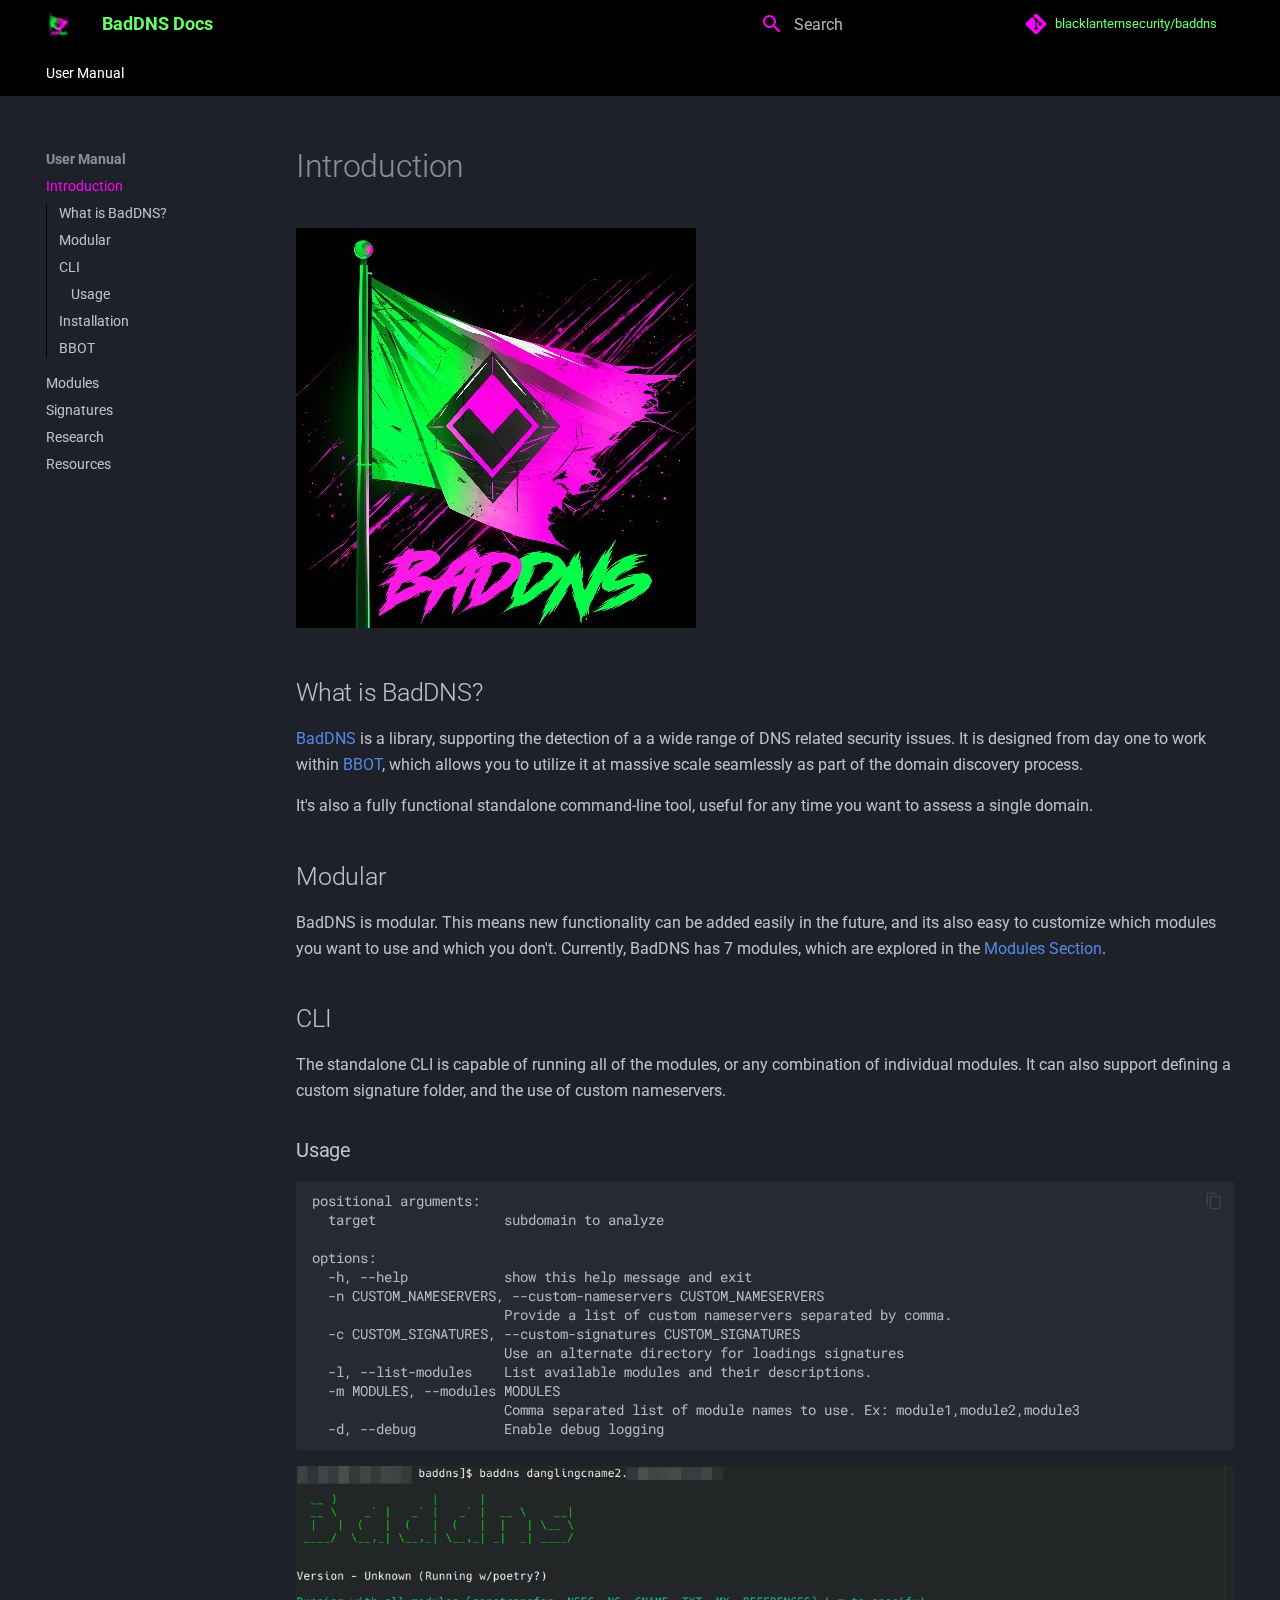
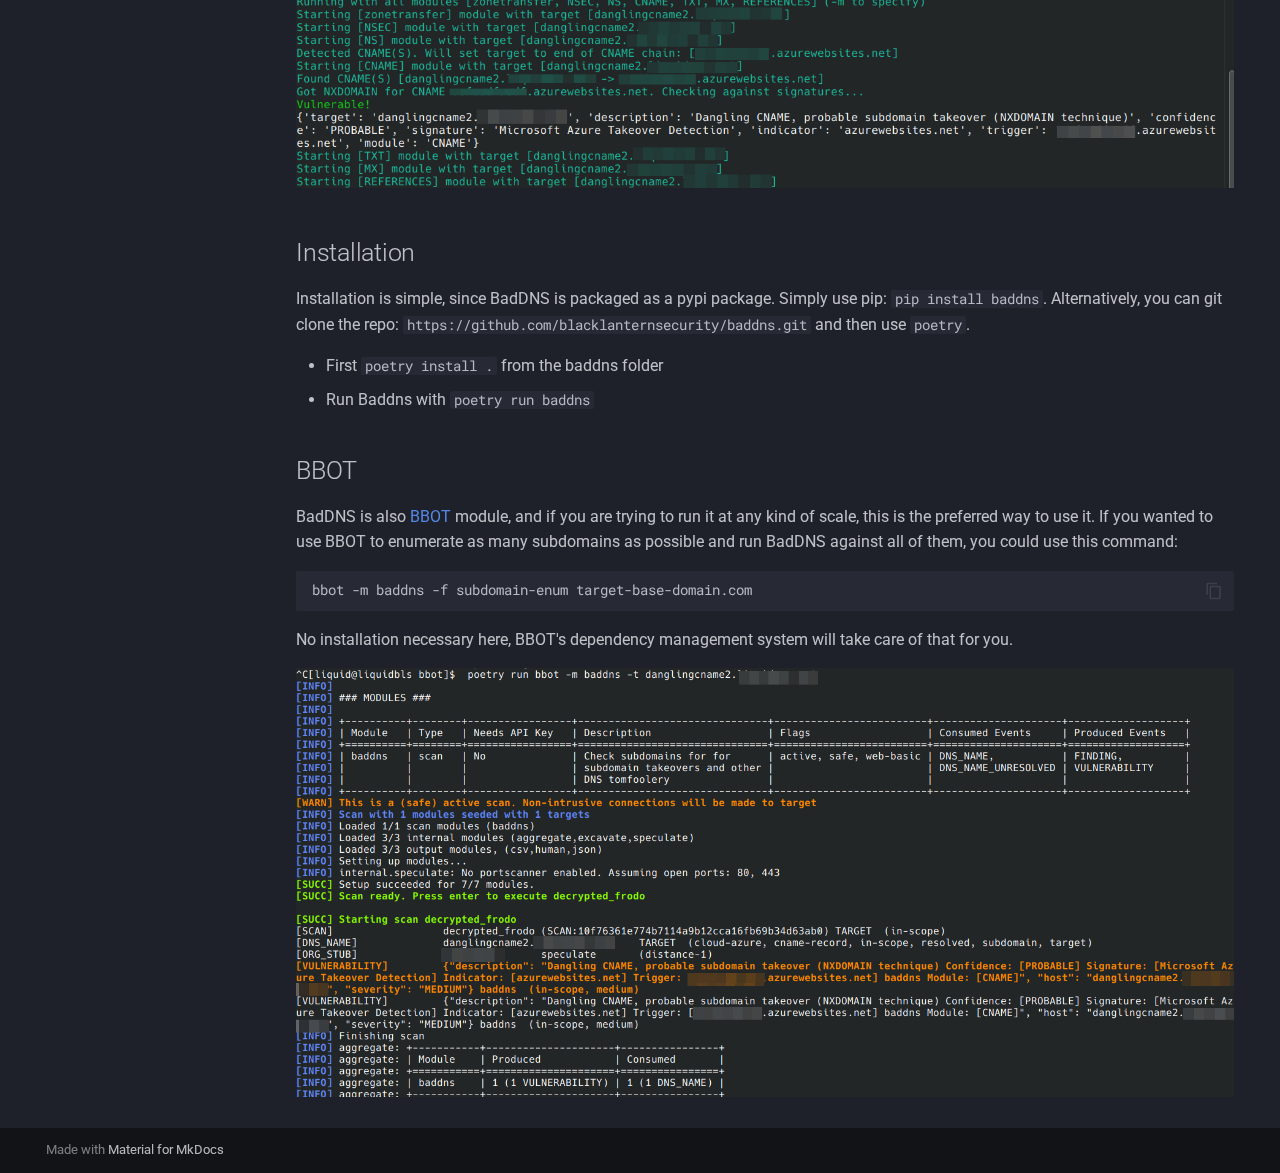
<file: index.html>
<!doctype html>
<html lang="en" class="no-js">
  <head>
    
      <meta charset="utf-8">
      <meta name="viewport" content="width=device-width,initial-scale=1">
      
        <meta name="description" content="Check subdomains for subdomain takeovers and other DNS tomfoolery">
      
      
        <meta name="author" content="Paul Mueller">
      
      
        <link rel="canonical" href="https://blacklanternsecurity.github.io/baddns/">
      
      
      
        <link rel="next" href="modules/">
      
      
      <link rel="icon" href="baddns.ico">
      <meta name="generator" content="mkdocs-1.6.1, mkdocs-material-9.6.9">
    
    
      
        <title>Introduction - BadDNS Docs</title>
      
    
    
      <link rel="stylesheet" href="assets/stylesheets/main.4af4bdda.min.css">
      
        
        <link rel="stylesheet" href="assets/stylesheets/palette.06af60db.min.css">
      
      


    
    
      
    
    
      
        
        
        <link rel="preconnect" href="https://fonts.gstatic.com" crossorigin>
        <link rel="stylesheet" href="https://fonts.googleapis.com/css?family=Roboto:300,300i,400,400i,700,700i%7CRoboto+Mono:400,400i,700,700i&display=fallback">
        <style>:root{--md-text-font:"Roboto";--md-code-font:"Roboto Mono"}</style>
      
    
    
      <link rel="stylesheet" href="stylesheets/extra.css">
    
    <script>__md_scope=new URL(".",location),__md_hash=e=>[...e].reduce(((e,_)=>(e<<5)-e+_.charCodeAt(0)),0),__md_get=(e,_=localStorage,t=__md_scope)=>JSON.parse(_.getItem(t.pathname+"."+e)),__md_set=(e,_,t=localStorage,a=__md_scope)=>{try{t.setItem(a.pathname+"."+e,JSON.stringify(_))}catch(e){}}</script>
    
      

    
    
    
  </head>
  
  
    
    
      
    
    
    
    
    <body dir="ltr" data-md-color-scheme="slate" data-md-color-primary="indigo" data-md-color-accent="indigo">
  
    
    <input class="md-toggle" data-md-toggle="drawer" type="checkbox" id="__drawer" autocomplete="off">
    <input class="md-toggle" data-md-toggle="search" type="checkbox" id="__search" autocomplete="off">
    <label class="md-overlay" for="__drawer"></label>
    <div data-md-component="skip">
      
        
        <a href="#what-is-baddns" class="md-skip">
          Skip to content
        </a>
      
    </div>
    <div data-md-component="announce">
      
    </div>
    
    
      

<header class="md-header" data-md-component="header">
  <nav class="md-header__inner md-grid" aria-label="Header">
    <a href="." title="BadDNS Docs" class="md-header__button md-logo" aria-label="BadDNS Docs" data-md-component="logo">
      
  <img src="logo-md.jpg" alt="logo">

    </a>
    <label class="md-header__button md-icon" for="__drawer">
      
      <svg xmlns="http://www.w3.org/2000/svg" viewBox="0 0 24 24"><path d="M3 6h18v2H3zm0 5h18v2H3zm0 5h18v2H3z"/></svg>
    </label>
    <div class="md-header__title" data-md-component="header-title">
      <div class="md-header__ellipsis">
        <div class="md-header__topic">
          <span class="md-ellipsis">
            BadDNS Docs
          </span>
        </div>
        <div class="md-header__topic" data-md-component="header-topic">
          <span class="md-ellipsis">
            
              Introduction
            
          </span>
        </div>
      </div>
    </div>
    
      
        <form class="md-header__option" data-md-component="palette">
  
    
    
    
    <input class="md-option" data-md-color-media="" data-md-color-scheme="slate" data-md-color-primary="indigo" data-md-color-accent="indigo"  aria-hidden="true"  type="radio" name="__palette" id="__palette_0">
    
  
</form>
      
    
    
      <script>var palette=__md_get("__palette");if(palette&&palette.color){if("(prefers-color-scheme)"===palette.color.media){var media=matchMedia("(prefers-color-scheme: light)"),input=document.querySelector(media.matches?"[data-md-color-media='(prefers-color-scheme: light)']":"[data-md-color-media='(prefers-color-scheme: dark)']");palette.color.media=input.getAttribute("data-md-color-media"),palette.color.scheme=input.getAttribute("data-md-color-scheme"),palette.color.primary=input.getAttribute("data-md-color-primary"),palette.color.accent=input.getAttribute("data-md-color-accent")}for(var[key,value]of Object.entries(palette.color))document.body.setAttribute("data-md-color-"+key,value)}</script>
    
    
    
      <label class="md-header__button md-icon" for="__search">
        
        <svg xmlns="http://www.w3.org/2000/svg" viewBox="0 0 24 24"><path d="M9.5 3A6.5 6.5 0 0 1 16 9.5c0 1.61-.59 3.09-1.56 4.23l.27.27h.79l5 5-1.5 1.5-5-5v-.79l-.27-.27A6.52 6.52 0 0 1 9.5 16 6.5 6.5 0 0 1 3 9.5 6.5 6.5 0 0 1 9.5 3m0 2C7 5 5 7 5 9.5S7 14 9.5 14 14 12 14 9.5 12 5 9.5 5"/></svg>
      </label>
      <div class="md-search" data-md-component="search" role="dialog">
  <label class="md-search__overlay" for="__search"></label>
  <div class="md-search__inner" role="search">
    <form class="md-search__form" name="search">
      <input type="text" class="md-search__input" name="query" aria-label="Search" placeholder="Search" autocapitalize="off" autocorrect="off" autocomplete="off" spellcheck="false" data-md-component="search-query" required>
      <label class="md-search__icon md-icon" for="__search">
        
        <svg xmlns="http://www.w3.org/2000/svg" viewBox="0 0 24 24"><path d="M9.5 3A6.5 6.5 0 0 1 16 9.5c0 1.61-.59 3.09-1.56 4.23l.27.27h.79l5 5-1.5 1.5-5-5v-.79l-.27-.27A6.52 6.52 0 0 1 9.5 16 6.5 6.5 0 0 1 3 9.5 6.5 6.5 0 0 1 9.5 3m0 2C7 5 5 7 5 9.5S7 14 9.5 14 14 12 14 9.5 12 5 9.5 5"/></svg>
        
        <svg xmlns="http://www.w3.org/2000/svg" viewBox="0 0 24 24"><path d="M20 11v2H8l5.5 5.5-1.42 1.42L4.16 12l7.92-7.92L13.5 5.5 8 11z"/></svg>
      </label>
      <nav class="md-search__options" aria-label="Search">
        
        <button type="reset" class="md-search__icon md-icon" title="Clear" aria-label="Clear" tabindex="-1">
          
          <svg xmlns="http://www.w3.org/2000/svg" viewBox="0 0 24 24"><path d="M19 6.41 17.59 5 12 10.59 6.41 5 5 6.41 10.59 12 5 17.59 6.41 19 12 13.41 17.59 19 19 17.59 13.41 12z"/></svg>
        </button>
      </nav>
      
    </form>
    <div class="md-search__output">
      <div class="md-search__scrollwrap" tabindex="0" data-md-scrollfix>
        <div class="md-search-result" data-md-component="search-result">
          <div class="md-search-result__meta">
            Initializing search
          </div>
          <ol class="md-search-result__list" role="presentation"></ol>
        </div>
      </div>
    </div>
  </div>
</div>
    
    
      <div class="md-header__source">
        <a href="https://github.com/blacklanternsecurity/baddns" title="Go to repository" class="md-source" data-md-component="source">
  <div class="md-source__icon md-icon">
    
    <svg xmlns="http://www.w3.org/2000/svg" viewBox="0 0 448 512"><!--! Font Awesome Free 6.7.2 by @fontawesome - https://fontawesome.com License - https://fontawesome.com/license/free (Icons: CC BY 4.0, Fonts: SIL OFL 1.1, Code: MIT License) Copyright 2024 Fonticons, Inc.--><path d="M439.55 236.05 244 40.45a28.87 28.87 0 0 0-40.81 0l-40.66 40.63 51.52 51.52c27.06-9.14 52.68 16.77 43.39 43.68l49.66 49.66c34.23-11.8 61.18 31 35.47 56.69-26.49 26.49-70.21-2.87-56-37.34L240.22 199v121.85c25.3 12.54 22.26 41.85 9.08 55a34.34 34.34 0 0 1-48.55 0c-17.57-17.6-11.07-46.91 11.25-56v-123c-20.8-8.51-24.6-30.74-18.64-45L142.57 101 8.45 235.14a28.86 28.86 0 0 0 0 40.81l195.61 195.6a28.86 28.86 0 0 0 40.8 0l194.69-194.69a28.86 28.86 0 0 0 0-40.81"/></svg>
  </div>
  <div class="md-source__repository">
    blacklanternsecurity/baddns
  </div>
</a>
      </div>
    
  </nav>
  
</header>
    
    <div class="md-container" data-md-component="container">
      
      
        
          
            
<nav class="md-tabs" aria-label="Tabs" data-md-component="tabs">
  <div class="md-grid">
    <ul class="md-tabs__list">
      
        
  
  
    
  
  
    
    
      <li class="md-tabs__item md-tabs__item--active">
        <a href="." class="md-tabs__link">
          
  
  User Manual

        </a>
      </li>
    
  

      
    </ul>
  </div>
</nav>
          
        
      
      <main class="md-main" data-md-component="main">
        <div class="md-main__inner md-grid">
          
            
              
              <div class="md-sidebar md-sidebar--primary" data-md-component="sidebar" data-md-type="navigation" >
                <div class="md-sidebar__scrollwrap">
                  <div class="md-sidebar__inner">
                    


  


  

<nav class="md-nav md-nav--primary md-nav--lifted md-nav--integrated" aria-label="Navigation" data-md-level="0">
  <label class="md-nav__title" for="__drawer">
    <a href="." title="BadDNS Docs" class="md-nav__button md-logo" aria-label="BadDNS Docs" data-md-component="logo">
      
  <img src="logo-md.jpg" alt="logo">

    </a>
    BadDNS Docs
  </label>
  
    <div class="md-nav__source">
      <a href="https://github.com/blacklanternsecurity/baddns" title="Go to repository" class="md-source" data-md-component="source">
  <div class="md-source__icon md-icon">
    
    <svg xmlns="http://www.w3.org/2000/svg" viewBox="0 0 448 512"><!--! Font Awesome Free 6.7.2 by @fontawesome - https://fontawesome.com License - https://fontawesome.com/license/free (Icons: CC BY 4.0, Fonts: SIL OFL 1.1, Code: MIT License) Copyright 2024 Fonticons, Inc.--><path d="M439.55 236.05 244 40.45a28.87 28.87 0 0 0-40.81 0l-40.66 40.63 51.52 51.52c27.06-9.14 52.68 16.77 43.39 43.68l49.66 49.66c34.23-11.8 61.18 31 35.47 56.69-26.49 26.49-70.21-2.87-56-37.34L240.22 199v121.85c25.3 12.54 22.26 41.85 9.08 55a34.34 34.34 0 0 1-48.55 0c-17.57-17.6-11.07-46.91 11.25-56v-123c-20.8-8.51-24.6-30.74-18.64-45L142.57 101 8.45 235.14a28.86 28.86 0 0 0 0 40.81l195.61 195.6a28.86 28.86 0 0 0 40.8 0l194.69-194.69a28.86 28.86 0 0 0 0-40.81"/></svg>
  </div>
  <div class="md-source__repository">
    blacklanternsecurity/baddns
  </div>
</a>
    </div>
  
  <ul class="md-nav__list" data-md-scrollfix>
    
      
      
  
  
    
  
  
  
    
    
    
      
        
        
      
      
        
      
    
    
    <li class="md-nav__item md-nav__item--active md-nav__item--section md-nav__item--nested">
      
        
        
        <input class="md-nav__toggle md-toggle " type="checkbox" id="__nav_1" checked>
        
          
          <label class="md-nav__link" for="__nav_1" id="__nav_1_label" tabindex="">
            
  
  <span class="md-ellipsis">
    User Manual
    
  </span>
  

            <span class="md-nav__icon md-icon"></span>
          </label>
        
        <nav class="md-nav" data-md-level="1" aria-labelledby="__nav_1_label" aria-expanded="true">
          <label class="md-nav__title" for="__nav_1">
            <span class="md-nav__icon md-icon"></span>
            User Manual
          </label>
          <ul class="md-nav__list" data-md-scrollfix>
            
              
                
  
  
    
  
  
  
    <li class="md-nav__item md-nav__item--active">
      
      <input class="md-nav__toggle md-toggle" type="checkbox" id="__toc">
      
      
      
        <label class="md-nav__link md-nav__link--active" for="__toc">
          
  
  <span class="md-ellipsis">
    Introduction
    
  </span>
  

          <span class="md-nav__icon md-icon"></span>
        </label>
      
      <a href="." class="md-nav__link md-nav__link--active">
        
  
  <span class="md-ellipsis">
    Introduction
    
  </span>
  

      </a>
      
        

<nav class="md-nav md-nav--secondary" aria-label="Table of contents">
  
  
  
  
    <label class="md-nav__title" for="__toc">
      <span class="md-nav__icon md-icon"></span>
      Table of contents
    </label>
    <ul class="md-nav__list" data-md-component="toc" data-md-scrollfix>
      
        <li class="md-nav__item">
  <a href="#what-is-baddns" class="md-nav__link">
    <span class="md-ellipsis">
      What is BadDNS?
    </span>
  </a>
  
</li>
      
        <li class="md-nav__item">
  <a href="#modular" class="md-nav__link">
    <span class="md-ellipsis">
      Modular
    </span>
  </a>
  
</li>
      
        <li class="md-nav__item">
  <a href="#cli" class="md-nav__link">
    <span class="md-ellipsis">
      CLI
    </span>
  </a>
  
    <nav class="md-nav" aria-label="CLI">
      <ul class="md-nav__list">
        
          <li class="md-nav__item">
  <a href="#usage" class="md-nav__link">
    <span class="md-ellipsis">
      Usage
    </span>
  </a>
  
</li>
        
      </ul>
    </nav>
  
</li>
      
        <li class="md-nav__item">
  <a href="#installation" class="md-nav__link">
    <span class="md-ellipsis">
      Installation
    </span>
  </a>
  
</li>
      
        <li class="md-nav__item">
  <a href="#bbot" class="md-nav__link">
    <span class="md-ellipsis">
      BBOT
    </span>
  </a>
  
</li>
      
    </ul>
  
</nav>
      
    </li>
  

              
            
              
                
  
  
  
  
    <li class="md-nav__item">
      <a href="modules/" class="md-nav__link">
        
  
  <span class="md-ellipsis">
    Modules
    
  </span>
  

      </a>
    </li>
  

              
            
              
                
  
  
  
  
    <li class="md-nav__item">
      <a href="signatures/" class="md-nav__link">
        
  
  <span class="md-ellipsis">
    Signatures
    
  </span>
  

      </a>
    </li>
  

              
            
              
                
  
  
  
  
    <li class="md-nav__item">
      <a href="research/" class="md-nav__link">
        
  
  <span class="md-ellipsis">
    Research
    
  </span>
  

      </a>
    </li>
  

              
            
              
                
  
  
  
  
    <li class="md-nav__item">
      <a href="resources/" class="md-nav__link">
        
  
  <span class="md-ellipsis">
    Resources
    
  </span>
  

      </a>
    </li>
  

              
            
          </ul>
        </nav>
      
    </li>
  

    
  </ul>
</nav>
                  </div>
                </div>
              </div>
            
            
          
          
            <div class="md-content" data-md-component="content">
              <article class="md-content__inner md-typeset">
                
                  


  
  


  <h1>Introduction</h1>

<p><img alt="BadDNS Logo" src="logo-md.jpg" /></p>
<h2 id="what-is-baddns">What is BadDNS?</h2>
<p><a href="https://github.com/blacklanternsecurity/baddns">BadDNS</a> is a library, supporting the detection of a a wide range of DNS related security issues. It is designed from day one to work within <a href="https://github.com/blacklanternsecurity/bbot">BBOT</a>, which allows you to utilize it at massive scale seamlessly as part of the domain discovery process. </p>
<p>It's also a fully functional standalone command-line tool, useful for any time you want to assess a single domain.</p>
<h2 id="modular">Modular</h2>
<p>BadDNS is modular. This means new functionality can be added easily in the future, and its also easy to customize which modules you want to use and which you don't. Currently, BadDNS has 7 modules, which are explored in the <a href="modules/">Modules Section</a>. </p>
<h2 id="cli">CLI</h2>
<p>The standalone CLI is capable of running all of the modules, or any combination of individual modules. It can also support defining a custom signature folder, and the use of custom nameservers.</p>
<h3 id="usage">Usage</h3>
<pre><code>positional arguments:
  target                subdomain to analyze

options:
  -h, --help            show this help message and exit
  -n CUSTOM_NAMESERVERS, --custom-nameservers CUSTOM_NAMESERVERS
                        Provide a list of custom nameservers separated by comma.
  -c CUSTOM_SIGNATURES, --custom-signatures CUSTOM_SIGNATURES
                        Use an alternate directory for loadings signatures
  -l, --list-modules    List available modules and their descriptions.
  -m MODULES, --modules MODULES
                        Comma separated list of module names to use. Ex: module1,module2,module3
  -d, --debug           Enable debug logging
</code></pre>
<p><img alt="Cname Detection with CLI" src="screenshots/cname.png" /></p>
<h2 id="installation">Installation</h2>
<p>Installation is simple, since BadDNS is packaged as a pypi package. Simply use pip: <code>pip install baddns</code>. Alternatively, you can git clone the repo: <code>https://github.com/blacklanternsecurity/baddns.git</code> and then use <code>poetry</code>.</p>
<ul>
<li>First <code>poetry install .</code> from the baddns folder</li>
<li>Run Baddns with <code>poetry run baddns</code></li>
</ul>
<h2 id="bbot">BBOT</h2>
<p>BadDNS is also <a href="https://github.com/blacklanternsecurity/bbot">BBOT</a> module, and if you are trying to run it at any kind of scale, this is the preferred way to use it. If you wanted to use BBOT to enumerate as many subdomains as possible and run BadDNS against all of them, you could use this command:</p>
<pre><code>bbot -m baddns -f subdomain-enum target-base-domain.com
</code></pre>
<p>No installation necessary here, BBOT's dependency management system will take care of that for you.</p>
<p><img alt="Cname Detection with CLI" src="screenshots/cname-bbot.png" /></p>












                
              </article>
            </div>
          
          
<script>var target=document.getElementById(location.hash.slice(1));target&&target.name&&(target.checked=target.name.startsWith("__tabbed_"))</script>
        </div>
        
      </main>
      
        <footer class="md-footer">
  
  <div class="md-footer-meta md-typeset">
    <div class="md-footer-meta__inner md-grid">
      <div class="md-copyright">
  
  
    Made with
    <a href="https://squidfunk.github.io/mkdocs-material/" target="_blank" rel="noopener">
      Material for MkDocs
    </a>
  
</div>
      
    </div>
  </div>
</footer>
      
    </div>
    <div class="md-dialog" data-md-component="dialog">
      <div class="md-dialog__inner md-typeset"></div>
    </div>
    
    
    <script id="__config" type="application/json">{"base": ".", "features": ["content.code.copy", "navigation.tabs", "navigation.sections", "navigation.expand", "toc.integrate"], "search": "assets/javascripts/workers/search.f8cc74c7.min.js", "translations": {"clipboard.copied": "Copied to clipboard", "clipboard.copy": "Copy to clipboard", "search.result.more.one": "1 more on this page", "search.result.more.other": "# more on this page", "search.result.none": "No matching documents", "search.result.one": "1 matching document", "search.result.other": "# matching documents", "search.result.placeholder": "Type to start searching", "search.result.term.missing": "Missing", "select.version": "Select version"}}</script>
    
    
      <script src="assets/javascripts/bundle.c8b220af.min.js"></script>
      
    
  </body>
</html>
</file>
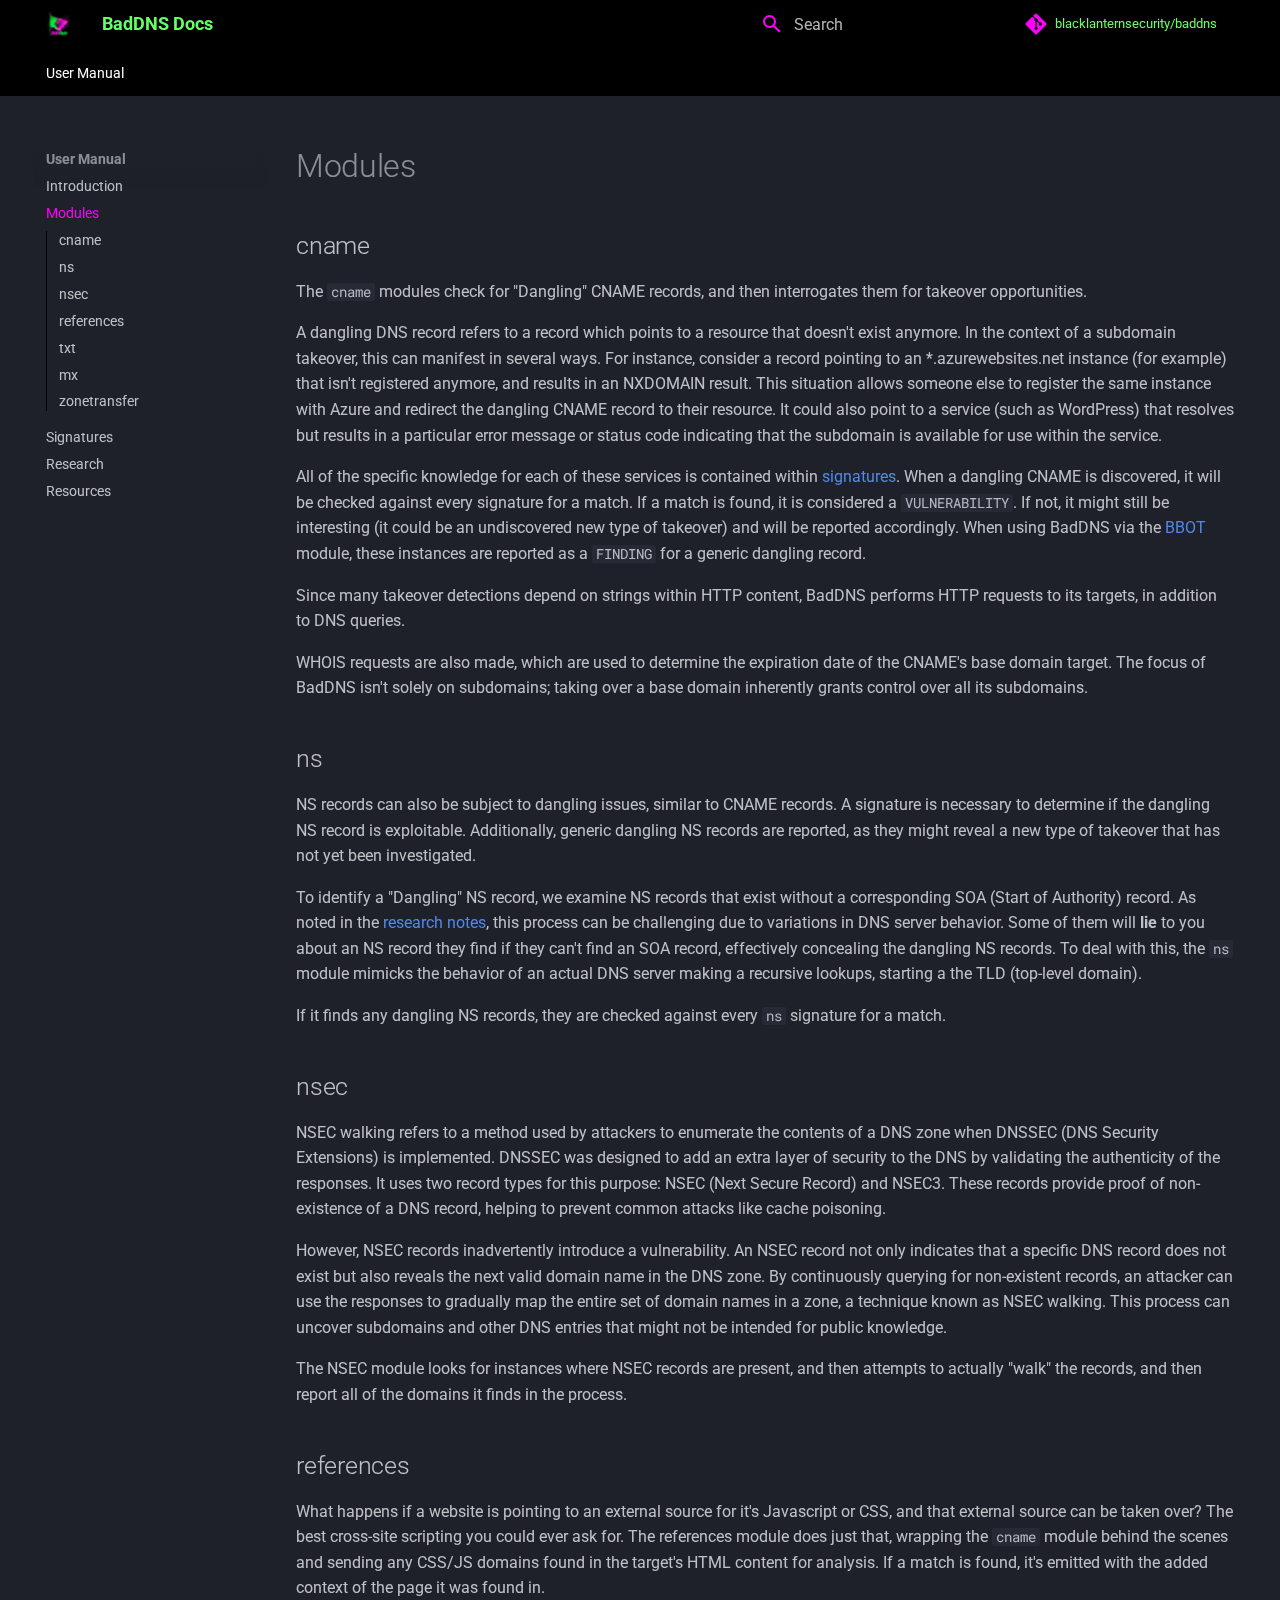
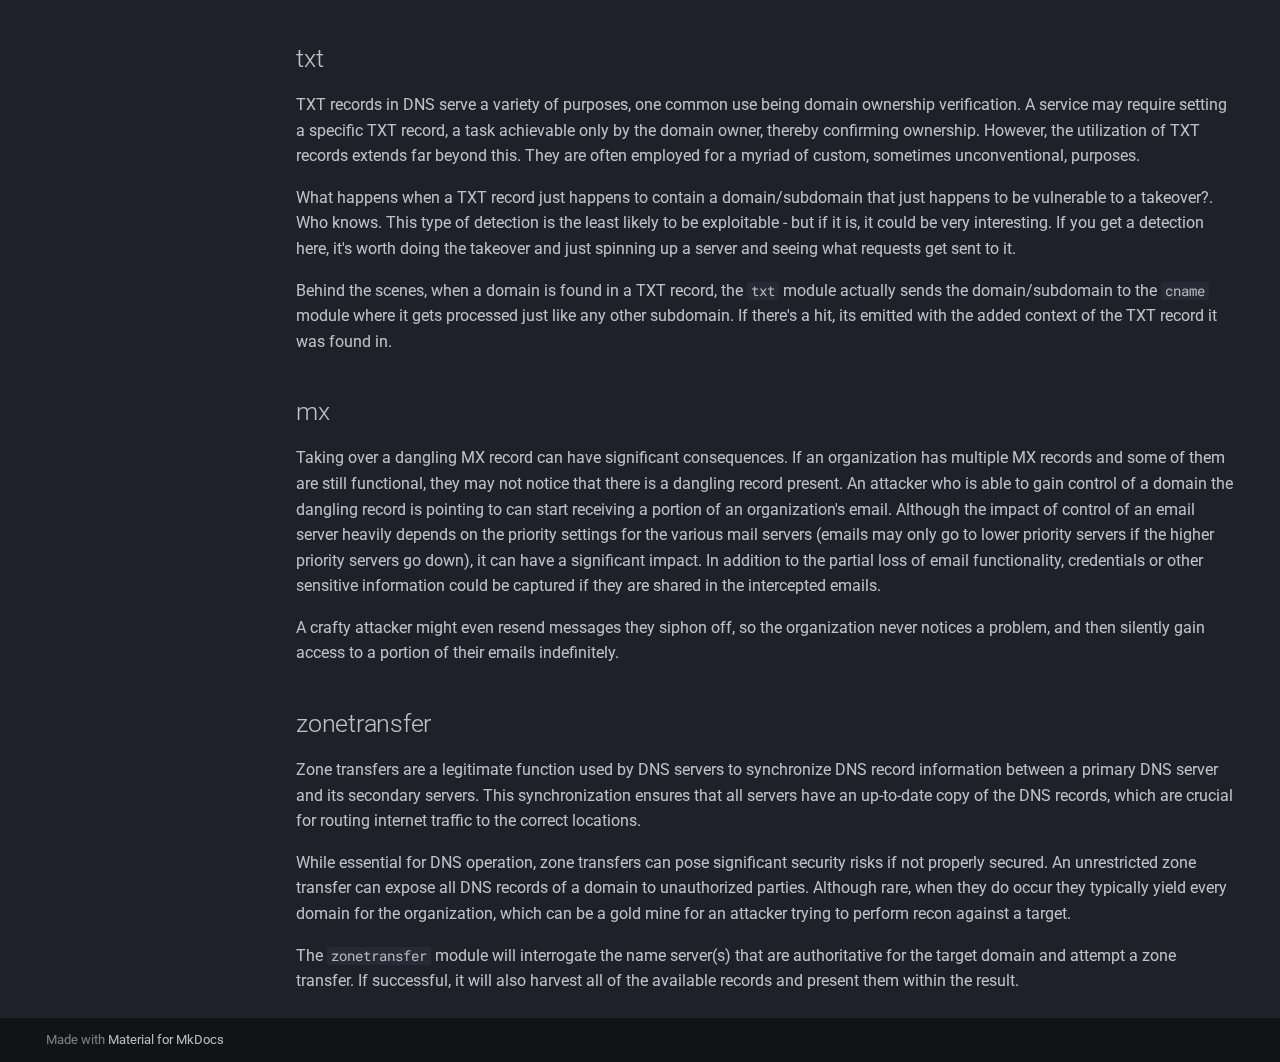
<file: modules/index.html>
<!doctype html>
<html lang="en" class="no-js">
  <head>
    
      <meta charset="utf-8">
      <meta name="viewport" content="width=device-width,initial-scale=1">
      
        <meta name="description" content="Check subdomains for subdomain takeovers and other DNS tomfoolery">
      
      
        <meta name="author" content="Paul Mueller">
      
      
        <link rel="canonical" href="https://blacklanternsecurity.github.io/baddns/modules/">
      
      
        <link rel="prev" href="..">
      
      
        <link rel="next" href="../signatures/">
      
      
      <link rel="icon" href="../baddns.ico">
      <meta name="generator" content="mkdocs-1.6.1, mkdocs-material-9.6.9">
    
    
      
        <title>Modules - BadDNS Docs</title>
      
    
    
      <link rel="stylesheet" href="../assets/stylesheets/main.4af4bdda.min.css">
      
        
        <link rel="stylesheet" href="../assets/stylesheets/palette.06af60db.min.css">
      
      


    
    
      
    
    
      
        
        
        <link rel="preconnect" href="https://fonts.gstatic.com" crossorigin>
        <link rel="stylesheet" href="https://fonts.googleapis.com/css?family=Roboto:300,300i,400,400i,700,700i%7CRoboto+Mono:400,400i,700,700i&display=fallback">
        <style>:root{--md-text-font:"Roboto";--md-code-font:"Roboto Mono"}</style>
      
    
    
      <link rel="stylesheet" href="../stylesheets/extra.css">
    
    <script>__md_scope=new URL("..",location),__md_hash=e=>[...e].reduce(((e,_)=>(e<<5)-e+_.charCodeAt(0)),0),__md_get=(e,_=localStorage,t=__md_scope)=>JSON.parse(_.getItem(t.pathname+"."+e)),__md_set=(e,_,t=localStorage,a=__md_scope)=>{try{t.setItem(a.pathname+"."+e,JSON.stringify(_))}catch(e){}}</script>
    
      

    
    
    
  </head>
  
  
    
    
      
    
    
    
    
    <body dir="ltr" data-md-color-scheme="slate" data-md-color-primary="indigo" data-md-color-accent="indigo">
  
    
    <input class="md-toggle" data-md-toggle="drawer" type="checkbox" id="__drawer" autocomplete="off">
    <input class="md-toggle" data-md-toggle="search" type="checkbox" id="__search" autocomplete="off">
    <label class="md-overlay" for="__drawer"></label>
    <div data-md-component="skip">
      
        
        <a href="#cname" class="md-skip">
          Skip to content
        </a>
      
    </div>
    <div data-md-component="announce">
      
    </div>
    
    
      

<header class="md-header" data-md-component="header">
  <nav class="md-header__inner md-grid" aria-label="Header">
    <a href=".." title="BadDNS Docs" class="md-header__button md-logo" aria-label="BadDNS Docs" data-md-component="logo">
      
  <img src="../logo-md.jpg" alt="logo">

    </a>
    <label class="md-header__button md-icon" for="__drawer">
      
      <svg xmlns="http://www.w3.org/2000/svg" viewBox="0 0 24 24"><path d="M3 6h18v2H3zm0 5h18v2H3zm0 5h18v2H3z"/></svg>
    </label>
    <div class="md-header__title" data-md-component="header-title">
      <div class="md-header__ellipsis">
        <div class="md-header__topic">
          <span class="md-ellipsis">
            BadDNS Docs
          </span>
        </div>
        <div class="md-header__topic" data-md-component="header-topic">
          <span class="md-ellipsis">
            
              Modules
            
          </span>
        </div>
      </div>
    </div>
    
      
        <form class="md-header__option" data-md-component="palette">
  
    
    
    
    <input class="md-option" data-md-color-media="" data-md-color-scheme="slate" data-md-color-primary="indigo" data-md-color-accent="indigo"  aria-hidden="true"  type="radio" name="__palette" id="__palette_0">
    
  
</form>
      
    
    
      <script>var palette=__md_get("__palette");if(palette&&palette.color){if("(prefers-color-scheme)"===palette.color.media){var media=matchMedia("(prefers-color-scheme: light)"),input=document.querySelector(media.matches?"[data-md-color-media='(prefers-color-scheme: light)']":"[data-md-color-media='(prefers-color-scheme: dark)']");palette.color.media=input.getAttribute("data-md-color-media"),palette.color.scheme=input.getAttribute("data-md-color-scheme"),palette.color.primary=input.getAttribute("data-md-color-primary"),palette.color.accent=input.getAttribute("data-md-color-accent")}for(var[key,value]of Object.entries(palette.color))document.body.setAttribute("data-md-color-"+key,value)}</script>
    
    
    
      <label class="md-header__button md-icon" for="__search">
        
        <svg xmlns="http://www.w3.org/2000/svg" viewBox="0 0 24 24"><path d="M9.5 3A6.5 6.5 0 0 1 16 9.5c0 1.61-.59 3.09-1.56 4.23l.27.27h.79l5 5-1.5 1.5-5-5v-.79l-.27-.27A6.52 6.52 0 0 1 9.5 16 6.5 6.5 0 0 1 3 9.5 6.5 6.5 0 0 1 9.5 3m0 2C7 5 5 7 5 9.5S7 14 9.5 14 14 12 14 9.5 12 5 9.5 5"/></svg>
      </label>
      <div class="md-search" data-md-component="search" role="dialog">
  <label class="md-search__overlay" for="__search"></label>
  <div class="md-search__inner" role="search">
    <form class="md-search__form" name="search">
      <input type="text" class="md-search__input" name="query" aria-label="Search" placeholder="Search" autocapitalize="off" autocorrect="off" autocomplete="off" spellcheck="false" data-md-component="search-query" required>
      <label class="md-search__icon md-icon" for="__search">
        
        <svg xmlns="http://www.w3.org/2000/svg" viewBox="0 0 24 24"><path d="M9.5 3A6.5 6.5 0 0 1 16 9.5c0 1.61-.59 3.09-1.56 4.23l.27.27h.79l5 5-1.5 1.5-5-5v-.79l-.27-.27A6.52 6.52 0 0 1 9.5 16 6.5 6.5 0 0 1 3 9.5 6.5 6.5 0 0 1 9.5 3m0 2C7 5 5 7 5 9.5S7 14 9.5 14 14 12 14 9.5 12 5 9.5 5"/></svg>
        
        <svg xmlns="http://www.w3.org/2000/svg" viewBox="0 0 24 24"><path d="M20 11v2H8l5.5 5.5-1.42 1.42L4.16 12l7.92-7.92L13.5 5.5 8 11z"/></svg>
      </label>
      <nav class="md-search__options" aria-label="Search">
        
        <button type="reset" class="md-search__icon md-icon" title="Clear" aria-label="Clear" tabindex="-1">
          
          <svg xmlns="http://www.w3.org/2000/svg" viewBox="0 0 24 24"><path d="M19 6.41 17.59 5 12 10.59 6.41 5 5 6.41 10.59 12 5 17.59 6.41 19 12 13.41 17.59 19 19 17.59 13.41 12z"/></svg>
        </button>
      </nav>
      
    </form>
    <div class="md-search__output">
      <div class="md-search__scrollwrap" tabindex="0" data-md-scrollfix>
        <div class="md-search-result" data-md-component="search-result">
          <div class="md-search-result__meta">
            Initializing search
          </div>
          <ol class="md-search-result__list" role="presentation"></ol>
        </div>
      </div>
    </div>
  </div>
</div>
    
    
      <div class="md-header__source">
        <a href="https://github.com/blacklanternsecurity/baddns" title="Go to repository" class="md-source" data-md-component="source">
  <div class="md-source__icon md-icon">
    
    <svg xmlns="http://www.w3.org/2000/svg" viewBox="0 0 448 512"><!--! Font Awesome Free 6.7.2 by @fontawesome - https://fontawesome.com License - https://fontawesome.com/license/free (Icons: CC BY 4.0, Fonts: SIL OFL 1.1, Code: MIT License) Copyright 2024 Fonticons, Inc.--><path d="M439.55 236.05 244 40.45a28.87 28.87 0 0 0-40.81 0l-40.66 40.63 51.52 51.52c27.06-9.14 52.68 16.77 43.39 43.68l49.66 49.66c34.23-11.8 61.18 31 35.47 56.69-26.49 26.49-70.21-2.87-56-37.34L240.22 199v121.85c25.3 12.54 22.26 41.85 9.08 55a34.34 34.34 0 0 1-48.55 0c-17.57-17.6-11.07-46.91 11.25-56v-123c-20.8-8.51-24.6-30.74-18.64-45L142.57 101 8.45 235.14a28.86 28.86 0 0 0 0 40.81l195.61 195.6a28.86 28.86 0 0 0 40.8 0l194.69-194.69a28.86 28.86 0 0 0 0-40.81"/></svg>
  </div>
  <div class="md-source__repository">
    blacklanternsecurity/baddns
  </div>
</a>
      </div>
    
  </nav>
  
</header>
    
    <div class="md-container" data-md-component="container">
      
      
        
          
            
<nav class="md-tabs" aria-label="Tabs" data-md-component="tabs">
  <div class="md-grid">
    <ul class="md-tabs__list">
      
        
  
  
    
  
  
    
    
      <li class="md-tabs__item md-tabs__item--active">
        <a href=".." class="md-tabs__link">
          
  
  User Manual

        </a>
      </li>
    
  

      
    </ul>
  </div>
</nav>
          
        
      
      <main class="md-main" data-md-component="main">
        <div class="md-main__inner md-grid">
          
            
              
              <div class="md-sidebar md-sidebar--primary" data-md-component="sidebar" data-md-type="navigation" >
                <div class="md-sidebar__scrollwrap">
                  <div class="md-sidebar__inner">
                    


  


  

<nav class="md-nav md-nav--primary md-nav--lifted md-nav--integrated" aria-label="Navigation" data-md-level="0">
  <label class="md-nav__title" for="__drawer">
    <a href=".." title="BadDNS Docs" class="md-nav__button md-logo" aria-label="BadDNS Docs" data-md-component="logo">
      
  <img src="../logo-md.jpg" alt="logo">

    </a>
    BadDNS Docs
  </label>
  
    <div class="md-nav__source">
      <a href="https://github.com/blacklanternsecurity/baddns" title="Go to repository" class="md-source" data-md-component="source">
  <div class="md-source__icon md-icon">
    
    <svg xmlns="http://www.w3.org/2000/svg" viewBox="0 0 448 512"><!--! Font Awesome Free 6.7.2 by @fontawesome - https://fontawesome.com License - https://fontawesome.com/license/free (Icons: CC BY 4.0, Fonts: SIL OFL 1.1, Code: MIT License) Copyright 2024 Fonticons, Inc.--><path d="M439.55 236.05 244 40.45a28.87 28.87 0 0 0-40.81 0l-40.66 40.63 51.52 51.52c27.06-9.14 52.68 16.77 43.39 43.68l49.66 49.66c34.23-11.8 61.18 31 35.47 56.69-26.49 26.49-70.21-2.87-56-37.34L240.22 199v121.85c25.3 12.54 22.26 41.85 9.08 55a34.34 34.34 0 0 1-48.55 0c-17.57-17.6-11.07-46.91 11.25-56v-123c-20.8-8.51-24.6-30.74-18.64-45L142.57 101 8.45 235.14a28.86 28.86 0 0 0 0 40.81l195.61 195.6a28.86 28.86 0 0 0 40.8 0l194.69-194.69a28.86 28.86 0 0 0 0-40.81"/></svg>
  </div>
  <div class="md-source__repository">
    blacklanternsecurity/baddns
  </div>
</a>
    </div>
  
  <ul class="md-nav__list" data-md-scrollfix>
    
      
      
  
  
    
  
  
  
    
    
    
      
        
        
      
      
        
      
    
    
    <li class="md-nav__item md-nav__item--active md-nav__item--section md-nav__item--nested">
      
        
        
        <input class="md-nav__toggle md-toggle " type="checkbox" id="__nav_1" checked>
        
          
          <label class="md-nav__link" for="__nav_1" id="__nav_1_label" tabindex="">
            
  
  <span class="md-ellipsis">
    User Manual
    
  </span>
  

            <span class="md-nav__icon md-icon"></span>
          </label>
        
        <nav class="md-nav" data-md-level="1" aria-labelledby="__nav_1_label" aria-expanded="true">
          <label class="md-nav__title" for="__nav_1">
            <span class="md-nav__icon md-icon"></span>
            User Manual
          </label>
          <ul class="md-nav__list" data-md-scrollfix>
            
              
                
  
  
  
  
    <li class="md-nav__item">
      <a href=".." class="md-nav__link">
        
  
  <span class="md-ellipsis">
    Introduction
    
  </span>
  

      </a>
    </li>
  

              
            
              
                
  
  
    
  
  
  
    <li class="md-nav__item md-nav__item--active">
      
      <input class="md-nav__toggle md-toggle" type="checkbox" id="__toc">
      
      
      
        <label class="md-nav__link md-nav__link--active" for="__toc">
          
  
  <span class="md-ellipsis">
    Modules
    
  </span>
  

          <span class="md-nav__icon md-icon"></span>
        </label>
      
      <a href="./" class="md-nav__link md-nav__link--active">
        
  
  <span class="md-ellipsis">
    Modules
    
  </span>
  

      </a>
      
        

<nav class="md-nav md-nav--secondary" aria-label="Table of contents">
  
  
  
  
    <label class="md-nav__title" for="__toc">
      <span class="md-nav__icon md-icon"></span>
      Table of contents
    </label>
    <ul class="md-nav__list" data-md-component="toc" data-md-scrollfix>
      
        <li class="md-nav__item">
  <a href="#cname" class="md-nav__link">
    <span class="md-ellipsis">
      cname
    </span>
  </a>
  
</li>
      
        <li class="md-nav__item">
  <a href="#ns" class="md-nav__link">
    <span class="md-ellipsis">
      ns
    </span>
  </a>
  
</li>
      
        <li class="md-nav__item">
  <a href="#nsec" class="md-nav__link">
    <span class="md-ellipsis">
      nsec
    </span>
  </a>
  
</li>
      
        <li class="md-nav__item">
  <a href="#references" class="md-nav__link">
    <span class="md-ellipsis">
      references
    </span>
  </a>
  
</li>
      
        <li class="md-nav__item">
  <a href="#txt" class="md-nav__link">
    <span class="md-ellipsis">
      txt
    </span>
  </a>
  
</li>
      
        <li class="md-nav__item">
  <a href="#mx" class="md-nav__link">
    <span class="md-ellipsis">
      mx
    </span>
  </a>
  
</li>
      
        <li class="md-nav__item">
  <a href="#zonetransfer" class="md-nav__link">
    <span class="md-ellipsis">
      zonetransfer
    </span>
  </a>
  
</li>
      
    </ul>
  
</nav>
      
    </li>
  

              
            
              
                
  
  
  
  
    <li class="md-nav__item">
      <a href="../signatures/" class="md-nav__link">
        
  
  <span class="md-ellipsis">
    Signatures
    
  </span>
  

      </a>
    </li>
  

              
            
              
                
  
  
  
  
    <li class="md-nav__item">
      <a href="../research/" class="md-nav__link">
        
  
  <span class="md-ellipsis">
    Research
    
  </span>
  

      </a>
    </li>
  

              
            
              
                
  
  
  
  
    <li class="md-nav__item">
      <a href="../resources/" class="md-nav__link">
        
  
  <span class="md-ellipsis">
    Resources
    
  </span>
  

      </a>
    </li>
  

              
            
          </ul>
        </nav>
      
    </li>
  

    
  </ul>
</nav>
                  </div>
                </div>
              </div>
            
            
          
          
            <div class="md-content" data-md-component="content">
              <article class="md-content__inner md-typeset">
                
                  


  
  


  <h1>Modules</h1>

<h2 id="cname">cname</h2>
<p>The <code>cname</code> modules check for "Dangling" CNAME records, and then interrogates them for takeover opportunities. </p>
<p>A dangling DNS record refers to a record which points to a resource that doesn't exist anymore. In the context of a subdomain takeover, this can manifest in several ways. For instance, consider a record pointing to an *.azurewebsites.net instance (for example) that isn't registered anymore, and results in an NXDOMAIN result. This situation allows someone else to register the same instance with Azure and redirect the dangling CNAME record to their resource.  It could also point to a service (such as WordPress) that resolves but results in a particular error message or status code indicating that the subdomain is available for use within the service.</p>
<p>All of the specific knowledge for each of these services is contained within <a href="../signatures/">signatures</a>. When a dangling CNAME is discovered, it will be checked against every signature for a match. If a match is found, it is considered a <code>VULNERABILITY</code>. If not, it might still be interesting (it could be an undiscovered new type of takeover) and will be reported accordingly. When using BadDNS via the <a href="https://github.com/blacklanternsecurity/bbot/">BBOT</a> module, these instances are reported as a <code>FINDING</code> for a generic dangling record.</p>
<p>Since many takeover detections depend on strings within HTTP content, BadDNS performs HTTP requests to its targets, in addition to DNS queries.</p>
<p>WHOIS requests are also made, which are used to determine the expiration date of the CNAME's base domain target. The focus of BadDNS isn't solely on subdomains; taking over a base domain inherently grants control over all its subdomains.</p>
<h2 id="ns">ns</h2>
<p>NS records can also be subject to dangling issues, similar to CNAME records. A signature is necessary to determine if the dangling NS record is exploitable. Additionally, generic dangling NS records are reported, as they might reveal a new type of takeover that has not yet been investigated.</p>
<p>To identify a "Dangling" NS record, we examine NS records that exist without a corresponding SOA (Start of Authority) record. As noted in the <a href="../research/">research notes</a>, this process can be challenging due to variations in DNS server behavior. Some of them will <strong>lie</strong> to you about an NS record they find if they can't find an SOA record, effectively concealing the dangling NS records. To deal with this, the <code>ns</code> module mimicks the behavior of an actual DNS server making a recursive lookups, starting a the TLD (top-level domain). </p>
<p>If it finds any dangling NS records, they are checked against every <code>ns</code> signature for a match.</p>
<h2 id="nsec">nsec</h2>
<p>NSEC walking refers to a method used by attackers to enumerate the contents of a DNS zone when DNSSEC (DNS Security Extensions) is implemented. DNSSEC was designed to add an extra layer of security to the DNS by validating the authenticity of the responses. It uses two record types for this purpose: NSEC (Next Secure Record) and NSEC3. These records provide proof of non-existence of a DNS record, helping to prevent common attacks like cache poisoning.</p>
<p>However, NSEC records inadvertently introduce a vulnerability. An NSEC record not only indicates that a specific DNS record does not exist but also reveals the next valid domain name in the DNS zone. By continuously querying for non-existent records, an attacker can use the responses to gradually map the entire set of domain names in a zone, a technique known as NSEC walking. This process can uncover subdomains and other DNS entries that might not be intended for public knowledge.</p>
<p>The NSEC module looks for instances where NSEC records are present, and then attempts to actually "walk" the records, and then report all of the domains it finds in the process.</p>
<h2 id="references">references</h2>
<p>What happens if a website is pointing to an external source for it's Javascript or CSS, and that external source can be taken over? The best cross-site scripting you could ever ask for. The references module does just that, wrapping the <code>cname</code> module behind the scenes and sending any CSS/JS domains found in the target's HTML content for analysis. If a match is found, it's emitted with the added context of the page it was found in.</p>
<h2 id="txt">txt</h2>
<p>TXT records in DNS serve a variety of purposes, one common use being domain ownership verification. A service may require setting a specific TXT record, a task achievable only by the domain owner, thereby confirming ownership. However, the utilization of TXT records extends far beyond this. They are often employed for a myriad of custom, sometimes unconventional, purposes.</p>
<p>What happens when a TXT record just happens to contain a domain/subdomain that just happens to be vulnerable to a takeover?. Who knows. This type of detection is the least likely to be exploitable - but if it is, it could be very interesting. If you get a detection here, it's worth doing the takeover and just spinning up a server and seeing what requests get sent to it.</p>
<p>Behind the scenes, when a domain is found in a TXT record, the <code>txt</code> module actually sends the domain/subdomain to the <code>cname</code> module where it gets processed just like any other subdomain. If there's a hit, its emitted with the added context of the TXT record it was found in. </p>
<h2 id="mx">mx</h2>
<p>Taking over a dangling MX record can have significant consequences. If an organization has multiple MX records and some of them are still functional, they may not notice that there is a dangling record present. An attacker who is able to gain control of a domain the dangling record is pointing to can start receiving a portion of an organization's email. Although the impact of control of an email server heavily depends on the priority settings for the various mail servers (emails may only go to lower priority servers if the higher priority servers go down), it can have a significant impact. In addition to the partial loss of email functionality, credentials or other sensitive information could be captured if they are shared in the intercepted emails.</p>
<p>A crafty attacker might even resend messages they siphon off, so the organization never notices a problem, and then silently gain access to a portion of their emails indefinitely.</p>
<h2 id="zonetransfer">zonetransfer</h2>
<p>Zone transfers are a legitimate function used by DNS servers to synchronize DNS record information between a primary DNS server and its secondary servers. This synchronization ensures that all servers have an up-to-date copy of the DNS records, which are crucial for routing internet traffic to the correct locations.</p>
<p>While essential for DNS operation, zone transfers can pose significant security risks if not properly secured. An unrestricted zone transfer can expose all DNS records of a domain to unauthorized parties. Although rare, when they do occur they typically yield every domain for the organization, which can be a gold mine for an attacker trying to perform recon against a target.</p>
<p>The <code>zonetransfer</code> module will interrogate the name server(s) that are authoritative for the target domain and attempt a zone transfer. If successful, it will also harvest all of the available records and present them within the result.</p>












                
              </article>
            </div>
          
          
<script>var target=document.getElementById(location.hash.slice(1));target&&target.name&&(target.checked=target.name.startsWith("__tabbed_"))</script>
        </div>
        
      </main>
      
        <footer class="md-footer">
  
  <div class="md-footer-meta md-typeset">
    <div class="md-footer-meta__inner md-grid">
      <div class="md-copyright">
  
  
    Made with
    <a href="https://squidfunk.github.io/mkdocs-material/" target="_blank" rel="noopener">
      Material for MkDocs
    </a>
  
</div>
      
    </div>
  </div>
</footer>
      
    </div>
    <div class="md-dialog" data-md-component="dialog">
      <div class="md-dialog__inner md-typeset"></div>
    </div>
    
    
    <script id="__config" type="application/json">{"base": "..", "features": ["content.code.copy", "navigation.tabs", "navigation.sections", "navigation.expand", "toc.integrate"], "search": "../assets/javascripts/workers/search.f8cc74c7.min.js", "translations": {"clipboard.copied": "Copied to clipboard", "clipboard.copy": "Copy to clipboard", "search.result.more.one": "1 more on this page", "search.result.more.other": "# more on this page", "search.result.none": "No matching documents", "search.result.one": "1 matching document", "search.result.other": "# matching documents", "search.result.placeholder": "Type to start searching", "search.result.term.missing": "Missing", "select.version": "Select version"}}</script>
    
    
      <script src="../assets/javascripts/bundle.c8b220af.min.js"></script>
      
    
  </body>
</html>
</file>
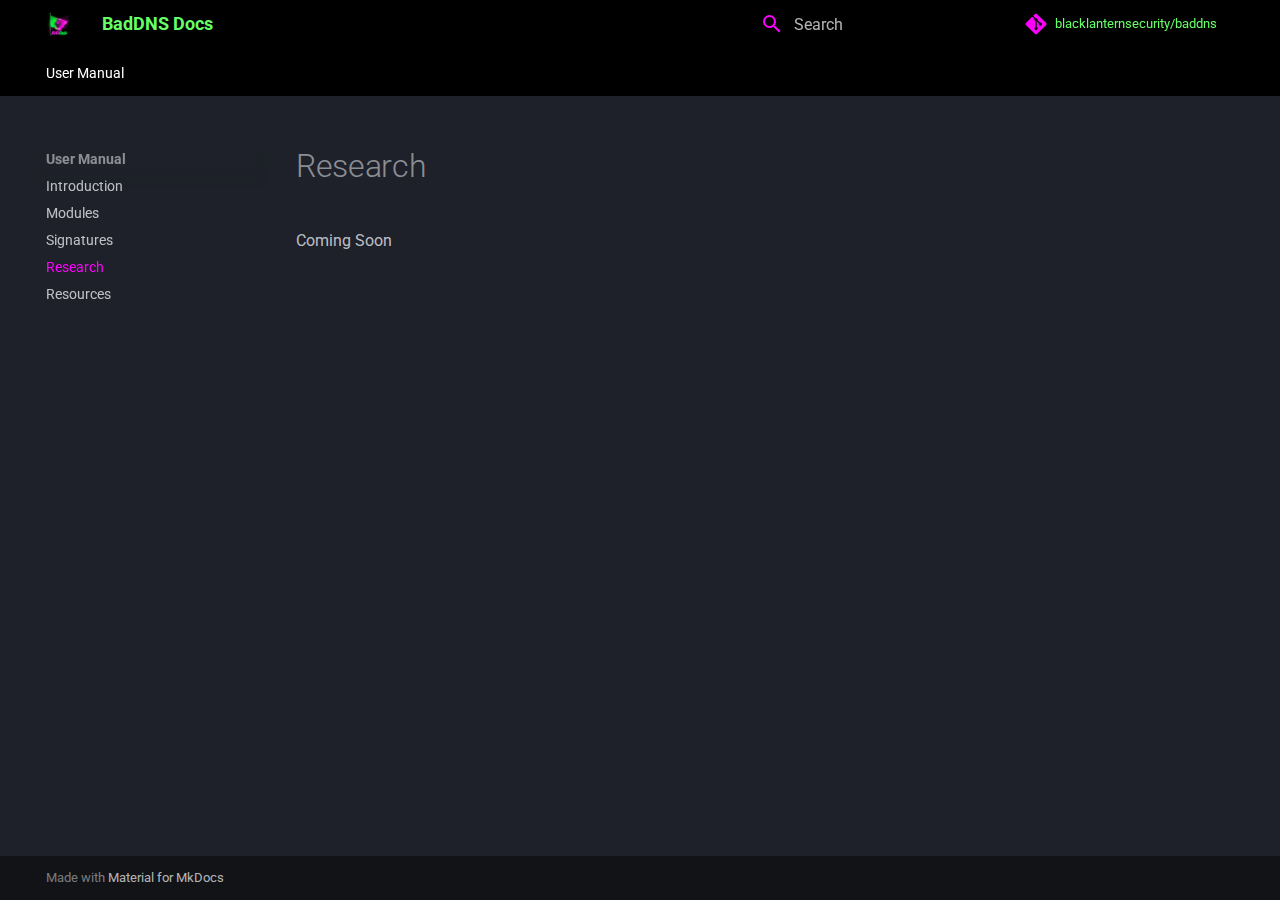
<file: research/index.html>
<!doctype html>
<html lang="en" class="no-js">
  <head>
    
      <meta charset="utf-8">
      <meta name="viewport" content="width=device-width,initial-scale=1">
      
        <meta name="description" content="Check subdomains for subdomain takeovers and other DNS tomfoolery">
      
      
        <meta name="author" content="Paul Mueller">
      
      
        <link rel="canonical" href="https://blacklanternsecurity.github.io/baddns/research/">
      
      
        <link rel="prev" href="../signatures/">
      
      
        <link rel="next" href="../resources/">
      
      
      <link rel="icon" href="../baddns.ico">
      <meta name="generator" content="mkdocs-1.6.1, mkdocs-material-9.6.9">
    
    
      
        <title>Research - BadDNS Docs</title>
      
    
    
      <link rel="stylesheet" href="../assets/stylesheets/main.4af4bdda.min.css">
      
        
        <link rel="stylesheet" href="../assets/stylesheets/palette.06af60db.min.css">
      
      


    
    
      
    
    
      
        
        
        <link rel="preconnect" href="https://fonts.gstatic.com" crossorigin>
        <link rel="stylesheet" href="https://fonts.googleapis.com/css?family=Roboto:300,300i,400,400i,700,700i%7CRoboto+Mono:400,400i,700,700i&display=fallback">
        <style>:root{--md-text-font:"Roboto";--md-code-font:"Roboto Mono"}</style>
      
    
    
      <link rel="stylesheet" href="../stylesheets/extra.css">
    
    <script>__md_scope=new URL("..",location),__md_hash=e=>[...e].reduce(((e,_)=>(e<<5)-e+_.charCodeAt(0)),0),__md_get=(e,_=localStorage,t=__md_scope)=>JSON.parse(_.getItem(t.pathname+"."+e)),__md_set=(e,_,t=localStorage,a=__md_scope)=>{try{t.setItem(a.pathname+"."+e,JSON.stringify(_))}catch(e){}}</script>
    
      

    
    
    
  </head>
  
  
    
    
      
    
    
    
    
    <body dir="ltr" data-md-color-scheme="slate" data-md-color-primary="indigo" data-md-color-accent="indigo">
  
    
    <input class="md-toggle" data-md-toggle="drawer" type="checkbox" id="__drawer" autocomplete="off">
    <input class="md-toggle" data-md-toggle="search" type="checkbox" id="__search" autocomplete="off">
    <label class="md-overlay" for="__drawer"></label>
    <div data-md-component="skip">
      
    </div>
    <div data-md-component="announce">
      
    </div>
    
    
      

<header class="md-header" data-md-component="header">
  <nav class="md-header__inner md-grid" aria-label="Header">
    <a href=".." title="BadDNS Docs" class="md-header__button md-logo" aria-label="BadDNS Docs" data-md-component="logo">
      
  <img src="../logo-md.jpg" alt="logo">

    </a>
    <label class="md-header__button md-icon" for="__drawer">
      
      <svg xmlns="http://www.w3.org/2000/svg" viewBox="0 0 24 24"><path d="M3 6h18v2H3zm0 5h18v2H3zm0 5h18v2H3z"/></svg>
    </label>
    <div class="md-header__title" data-md-component="header-title">
      <div class="md-header__ellipsis">
        <div class="md-header__topic">
          <span class="md-ellipsis">
            BadDNS Docs
          </span>
        </div>
        <div class="md-header__topic" data-md-component="header-topic">
          <span class="md-ellipsis">
            
              Research
            
          </span>
        </div>
      </div>
    </div>
    
      
        <form class="md-header__option" data-md-component="palette">
  
    
    
    
    <input class="md-option" data-md-color-media="" data-md-color-scheme="slate" data-md-color-primary="indigo" data-md-color-accent="indigo"  aria-hidden="true"  type="radio" name="__palette" id="__palette_0">
    
  
</form>
      
    
    
      <script>var palette=__md_get("__palette");if(palette&&palette.color){if("(prefers-color-scheme)"===palette.color.media){var media=matchMedia("(prefers-color-scheme: light)"),input=document.querySelector(media.matches?"[data-md-color-media='(prefers-color-scheme: light)']":"[data-md-color-media='(prefers-color-scheme: dark)']");palette.color.media=input.getAttribute("data-md-color-media"),palette.color.scheme=input.getAttribute("data-md-color-scheme"),palette.color.primary=input.getAttribute("data-md-color-primary"),palette.color.accent=input.getAttribute("data-md-color-accent")}for(var[key,value]of Object.entries(palette.color))document.body.setAttribute("data-md-color-"+key,value)}</script>
    
    
    
      <label class="md-header__button md-icon" for="__search">
        
        <svg xmlns="http://www.w3.org/2000/svg" viewBox="0 0 24 24"><path d="M9.5 3A6.5 6.5 0 0 1 16 9.5c0 1.61-.59 3.09-1.56 4.23l.27.27h.79l5 5-1.5 1.5-5-5v-.79l-.27-.27A6.52 6.52 0 0 1 9.5 16 6.5 6.5 0 0 1 3 9.5 6.5 6.5 0 0 1 9.5 3m0 2C7 5 5 7 5 9.5S7 14 9.5 14 14 12 14 9.5 12 5 9.5 5"/></svg>
      </label>
      <div class="md-search" data-md-component="search" role="dialog">
  <label class="md-search__overlay" for="__search"></label>
  <div class="md-search__inner" role="search">
    <form class="md-search__form" name="search">
      <input type="text" class="md-search__input" name="query" aria-label="Search" placeholder="Search" autocapitalize="off" autocorrect="off" autocomplete="off" spellcheck="false" data-md-component="search-query" required>
      <label class="md-search__icon md-icon" for="__search">
        
        <svg xmlns="http://www.w3.org/2000/svg" viewBox="0 0 24 24"><path d="M9.5 3A6.5 6.5 0 0 1 16 9.5c0 1.61-.59 3.09-1.56 4.23l.27.27h.79l5 5-1.5 1.5-5-5v-.79l-.27-.27A6.52 6.52 0 0 1 9.5 16 6.5 6.5 0 0 1 3 9.5 6.5 6.5 0 0 1 9.5 3m0 2C7 5 5 7 5 9.5S7 14 9.5 14 14 12 14 9.5 12 5 9.5 5"/></svg>
        
        <svg xmlns="http://www.w3.org/2000/svg" viewBox="0 0 24 24"><path d="M20 11v2H8l5.5 5.5-1.42 1.42L4.16 12l7.92-7.92L13.5 5.5 8 11z"/></svg>
      </label>
      <nav class="md-search__options" aria-label="Search">
        
        <button type="reset" class="md-search__icon md-icon" title="Clear" aria-label="Clear" tabindex="-1">
          
          <svg xmlns="http://www.w3.org/2000/svg" viewBox="0 0 24 24"><path d="M19 6.41 17.59 5 12 10.59 6.41 5 5 6.41 10.59 12 5 17.59 6.41 19 12 13.41 17.59 19 19 17.59 13.41 12z"/></svg>
        </button>
      </nav>
      
    </form>
    <div class="md-search__output">
      <div class="md-search__scrollwrap" tabindex="0" data-md-scrollfix>
        <div class="md-search-result" data-md-component="search-result">
          <div class="md-search-result__meta">
            Initializing search
          </div>
          <ol class="md-search-result__list" role="presentation"></ol>
        </div>
      </div>
    </div>
  </div>
</div>
    
    
      <div class="md-header__source">
        <a href="https://github.com/blacklanternsecurity/baddns" title="Go to repository" class="md-source" data-md-component="source">
  <div class="md-source__icon md-icon">
    
    <svg xmlns="http://www.w3.org/2000/svg" viewBox="0 0 448 512"><!--! Font Awesome Free 6.7.2 by @fontawesome - https://fontawesome.com License - https://fontawesome.com/license/free (Icons: CC BY 4.0, Fonts: SIL OFL 1.1, Code: MIT License) Copyright 2024 Fonticons, Inc.--><path d="M439.55 236.05 244 40.45a28.87 28.87 0 0 0-40.81 0l-40.66 40.63 51.52 51.52c27.06-9.14 52.68 16.77 43.39 43.68l49.66 49.66c34.23-11.8 61.18 31 35.47 56.69-26.49 26.49-70.21-2.87-56-37.34L240.22 199v121.85c25.3 12.54 22.26 41.85 9.08 55a34.34 34.34 0 0 1-48.55 0c-17.57-17.6-11.07-46.91 11.25-56v-123c-20.8-8.51-24.6-30.74-18.64-45L142.57 101 8.45 235.14a28.86 28.86 0 0 0 0 40.81l195.61 195.6a28.86 28.86 0 0 0 40.8 0l194.69-194.69a28.86 28.86 0 0 0 0-40.81"/></svg>
  </div>
  <div class="md-source__repository">
    blacklanternsecurity/baddns
  </div>
</a>
      </div>
    
  </nav>
  
</header>
    
    <div class="md-container" data-md-component="container">
      
      
        
          
            
<nav class="md-tabs" aria-label="Tabs" data-md-component="tabs">
  <div class="md-grid">
    <ul class="md-tabs__list">
      
        
  
  
    
  
  
    
    
      <li class="md-tabs__item md-tabs__item--active">
        <a href=".." class="md-tabs__link">
          
  
  User Manual

        </a>
      </li>
    
  

      
    </ul>
  </div>
</nav>
          
        
      
      <main class="md-main" data-md-component="main">
        <div class="md-main__inner md-grid">
          
            
              
              <div class="md-sidebar md-sidebar--primary" data-md-component="sidebar" data-md-type="navigation" >
                <div class="md-sidebar__scrollwrap">
                  <div class="md-sidebar__inner">
                    


  


  

<nav class="md-nav md-nav--primary md-nav--lifted md-nav--integrated" aria-label="Navigation" data-md-level="0">
  <label class="md-nav__title" for="__drawer">
    <a href=".." title="BadDNS Docs" class="md-nav__button md-logo" aria-label="BadDNS Docs" data-md-component="logo">
      
  <img src="../logo-md.jpg" alt="logo">

    </a>
    BadDNS Docs
  </label>
  
    <div class="md-nav__source">
      <a href="https://github.com/blacklanternsecurity/baddns" title="Go to repository" class="md-source" data-md-component="source">
  <div class="md-source__icon md-icon">
    
    <svg xmlns="http://www.w3.org/2000/svg" viewBox="0 0 448 512"><!--! Font Awesome Free 6.7.2 by @fontawesome - https://fontawesome.com License - https://fontawesome.com/license/free (Icons: CC BY 4.0, Fonts: SIL OFL 1.1, Code: MIT License) Copyright 2024 Fonticons, Inc.--><path d="M439.55 236.05 244 40.45a28.87 28.87 0 0 0-40.81 0l-40.66 40.63 51.52 51.52c27.06-9.14 52.68 16.77 43.39 43.68l49.66 49.66c34.23-11.8 61.18 31 35.47 56.69-26.49 26.49-70.21-2.87-56-37.34L240.22 199v121.85c25.3 12.54 22.26 41.85 9.08 55a34.34 34.34 0 0 1-48.55 0c-17.57-17.6-11.07-46.91 11.25-56v-123c-20.8-8.51-24.6-30.74-18.64-45L142.57 101 8.45 235.14a28.86 28.86 0 0 0 0 40.81l195.61 195.6a28.86 28.86 0 0 0 40.8 0l194.69-194.69a28.86 28.86 0 0 0 0-40.81"/></svg>
  </div>
  <div class="md-source__repository">
    blacklanternsecurity/baddns
  </div>
</a>
    </div>
  
  <ul class="md-nav__list" data-md-scrollfix>
    
      
      
  
  
    
  
  
  
    
    
    
      
        
        
      
      
        
      
    
    
    <li class="md-nav__item md-nav__item--active md-nav__item--section md-nav__item--nested">
      
        
        
        <input class="md-nav__toggle md-toggle " type="checkbox" id="__nav_1" checked>
        
          
          <label class="md-nav__link" for="__nav_1" id="__nav_1_label" tabindex="">
            
  
  <span class="md-ellipsis">
    User Manual
    
  </span>
  

            <span class="md-nav__icon md-icon"></span>
          </label>
        
        <nav class="md-nav" data-md-level="1" aria-labelledby="__nav_1_label" aria-expanded="true">
          <label class="md-nav__title" for="__nav_1">
            <span class="md-nav__icon md-icon"></span>
            User Manual
          </label>
          <ul class="md-nav__list" data-md-scrollfix>
            
              
                
  
  
  
  
    <li class="md-nav__item">
      <a href=".." class="md-nav__link">
        
  
  <span class="md-ellipsis">
    Introduction
    
  </span>
  

      </a>
    </li>
  

              
            
              
                
  
  
  
  
    <li class="md-nav__item">
      <a href="../modules/" class="md-nav__link">
        
  
  <span class="md-ellipsis">
    Modules
    
  </span>
  

      </a>
    </li>
  

              
            
              
                
  
  
  
  
    <li class="md-nav__item">
      <a href="../signatures/" class="md-nav__link">
        
  
  <span class="md-ellipsis">
    Signatures
    
  </span>
  

      </a>
    </li>
  

              
            
              
                
  
  
    
  
  
  
    <li class="md-nav__item md-nav__item--active">
      
      <input class="md-nav__toggle md-toggle" type="checkbox" id="__toc">
      
      
      
      <a href="./" class="md-nav__link md-nav__link--active">
        
  
  <span class="md-ellipsis">
    Research
    
  </span>
  

      </a>
      
    </li>
  

              
            
              
                
  
  
  
  
    <li class="md-nav__item">
      <a href="../resources/" class="md-nav__link">
        
  
  <span class="md-ellipsis">
    Resources
    
  </span>
  

      </a>
    </li>
  

              
            
          </ul>
        </nav>
      
    </li>
  

    
  </ul>
</nav>
                  </div>
                </div>
              </div>
            
            
          
          
            <div class="md-content" data-md-component="content">
              <article class="md-content__inner md-typeset">
                
                  


  
  


  <h1>Research</h1>

<p>Coming Soon</p>












                
              </article>
            </div>
          
          
<script>var target=document.getElementById(location.hash.slice(1));target&&target.name&&(target.checked=target.name.startsWith("__tabbed_"))</script>
        </div>
        
      </main>
      
        <footer class="md-footer">
  
  <div class="md-footer-meta md-typeset">
    <div class="md-footer-meta__inner md-grid">
      <div class="md-copyright">
  
  
    Made with
    <a href="https://squidfunk.github.io/mkdocs-material/" target="_blank" rel="noopener">
      Material for MkDocs
    </a>
  
</div>
      
    </div>
  </div>
</footer>
      
    </div>
    <div class="md-dialog" data-md-component="dialog">
      <div class="md-dialog__inner md-typeset"></div>
    </div>
    
    
    <script id="__config" type="application/json">{"base": "..", "features": ["content.code.copy", "navigation.tabs", "navigation.sections", "navigation.expand", "toc.integrate"], "search": "../assets/javascripts/workers/search.f8cc74c7.min.js", "translations": {"clipboard.copied": "Copied to clipboard", "clipboard.copy": "Copy to clipboard", "search.result.more.one": "1 more on this page", "search.result.more.other": "# more on this page", "search.result.none": "No matching documents", "search.result.one": "1 matching document", "search.result.other": "# matching documents", "search.result.placeholder": "Type to start searching", "search.result.term.missing": "Missing", "select.version": "Select version"}}</script>
    
    
      <script src="../assets/javascripts/bundle.c8b220af.min.js"></script>
      
    
  </body>
</html>
</file>
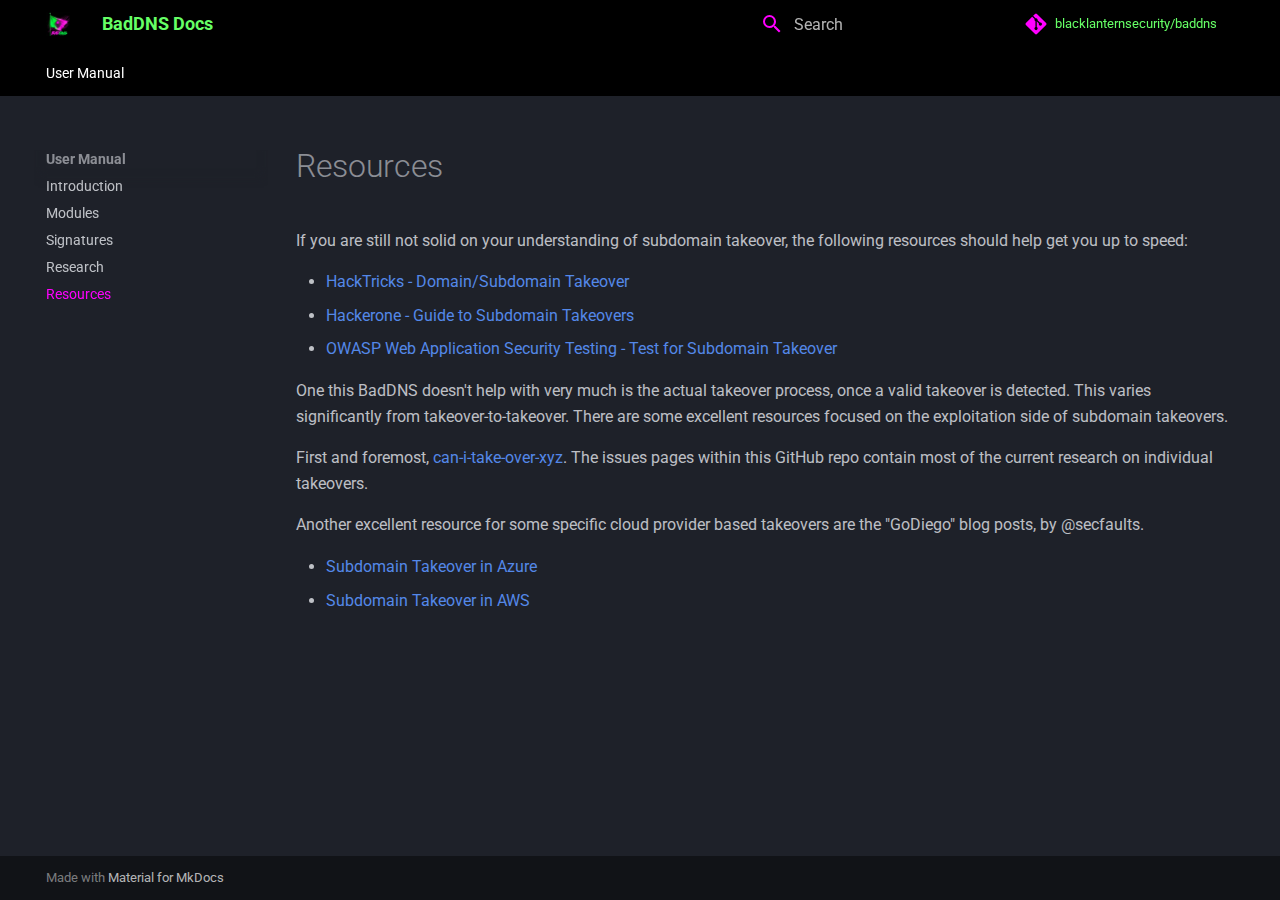
<file: resources/index.html>
<!doctype html>
<html lang="en" class="no-js">
  <head>
    
      <meta charset="utf-8">
      <meta name="viewport" content="width=device-width,initial-scale=1">
      
        <meta name="description" content="Check subdomains for subdomain takeovers and other DNS tomfoolery">
      
      
        <meta name="author" content="Paul Mueller">
      
      
        <link rel="canonical" href="https://blacklanternsecurity.github.io/baddns/resources/">
      
      
        <link rel="prev" href="../research/">
      
      
      
      <link rel="icon" href="../baddns.ico">
      <meta name="generator" content="mkdocs-1.6.1, mkdocs-material-9.6.9">
    
    
      
        <title>Resources - BadDNS Docs</title>
      
    
    
      <link rel="stylesheet" href="../assets/stylesheets/main.4af4bdda.min.css">
      
        
        <link rel="stylesheet" href="../assets/stylesheets/palette.06af60db.min.css">
      
      


    
    
      
    
    
      
        
        
        <link rel="preconnect" href="https://fonts.gstatic.com" crossorigin>
        <link rel="stylesheet" href="https://fonts.googleapis.com/css?family=Roboto:300,300i,400,400i,700,700i%7CRoboto+Mono:400,400i,700,700i&display=fallback">
        <style>:root{--md-text-font:"Roboto";--md-code-font:"Roboto Mono"}</style>
      
    
    
      <link rel="stylesheet" href="../stylesheets/extra.css">
    
    <script>__md_scope=new URL("..",location),__md_hash=e=>[...e].reduce(((e,_)=>(e<<5)-e+_.charCodeAt(0)),0),__md_get=(e,_=localStorage,t=__md_scope)=>JSON.parse(_.getItem(t.pathname+"."+e)),__md_set=(e,_,t=localStorage,a=__md_scope)=>{try{t.setItem(a.pathname+"."+e,JSON.stringify(_))}catch(e){}}</script>
    
      

    
    
    
  </head>
  
  
    
    
      
    
    
    
    
    <body dir="ltr" data-md-color-scheme="slate" data-md-color-primary="indigo" data-md-color-accent="indigo">
  
    
    <input class="md-toggle" data-md-toggle="drawer" type="checkbox" id="__drawer" autocomplete="off">
    <input class="md-toggle" data-md-toggle="search" type="checkbox" id="__search" autocomplete="off">
    <label class="md-overlay" for="__drawer"></label>
    <div data-md-component="skip">
      
    </div>
    <div data-md-component="announce">
      
    </div>
    
    
      

<header class="md-header" data-md-component="header">
  <nav class="md-header__inner md-grid" aria-label="Header">
    <a href=".." title="BadDNS Docs" class="md-header__button md-logo" aria-label="BadDNS Docs" data-md-component="logo">
      
  <img src="../logo-md.jpg" alt="logo">

    </a>
    <label class="md-header__button md-icon" for="__drawer">
      
      <svg xmlns="http://www.w3.org/2000/svg" viewBox="0 0 24 24"><path d="M3 6h18v2H3zm0 5h18v2H3zm0 5h18v2H3z"/></svg>
    </label>
    <div class="md-header__title" data-md-component="header-title">
      <div class="md-header__ellipsis">
        <div class="md-header__topic">
          <span class="md-ellipsis">
            BadDNS Docs
          </span>
        </div>
        <div class="md-header__topic" data-md-component="header-topic">
          <span class="md-ellipsis">
            
              Resources
            
          </span>
        </div>
      </div>
    </div>
    
      
        <form class="md-header__option" data-md-component="palette">
  
    
    
    
    <input class="md-option" data-md-color-media="" data-md-color-scheme="slate" data-md-color-primary="indigo" data-md-color-accent="indigo"  aria-hidden="true"  type="radio" name="__palette" id="__palette_0">
    
  
</form>
      
    
    
      <script>var palette=__md_get("__palette");if(palette&&palette.color){if("(prefers-color-scheme)"===palette.color.media){var media=matchMedia("(prefers-color-scheme: light)"),input=document.querySelector(media.matches?"[data-md-color-media='(prefers-color-scheme: light)']":"[data-md-color-media='(prefers-color-scheme: dark)']");palette.color.media=input.getAttribute("data-md-color-media"),palette.color.scheme=input.getAttribute("data-md-color-scheme"),palette.color.primary=input.getAttribute("data-md-color-primary"),palette.color.accent=input.getAttribute("data-md-color-accent")}for(var[key,value]of Object.entries(palette.color))document.body.setAttribute("data-md-color-"+key,value)}</script>
    
    
    
      <label class="md-header__button md-icon" for="__search">
        
        <svg xmlns="http://www.w3.org/2000/svg" viewBox="0 0 24 24"><path d="M9.5 3A6.5 6.5 0 0 1 16 9.5c0 1.61-.59 3.09-1.56 4.23l.27.27h.79l5 5-1.5 1.5-5-5v-.79l-.27-.27A6.52 6.52 0 0 1 9.5 16 6.5 6.5 0 0 1 3 9.5 6.5 6.5 0 0 1 9.5 3m0 2C7 5 5 7 5 9.5S7 14 9.5 14 14 12 14 9.5 12 5 9.5 5"/></svg>
      </label>
      <div class="md-search" data-md-component="search" role="dialog">
  <label class="md-search__overlay" for="__search"></label>
  <div class="md-search__inner" role="search">
    <form class="md-search__form" name="search">
      <input type="text" class="md-search__input" name="query" aria-label="Search" placeholder="Search" autocapitalize="off" autocorrect="off" autocomplete="off" spellcheck="false" data-md-component="search-query" required>
      <label class="md-search__icon md-icon" for="__search">
        
        <svg xmlns="http://www.w3.org/2000/svg" viewBox="0 0 24 24"><path d="M9.5 3A6.5 6.5 0 0 1 16 9.5c0 1.61-.59 3.09-1.56 4.23l.27.27h.79l5 5-1.5 1.5-5-5v-.79l-.27-.27A6.52 6.52 0 0 1 9.5 16 6.5 6.5 0 0 1 3 9.5 6.5 6.5 0 0 1 9.5 3m0 2C7 5 5 7 5 9.5S7 14 9.5 14 14 12 14 9.5 12 5 9.5 5"/></svg>
        
        <svg xmlns="http://www.w3.org/2000/svg" viewBox="0 0 24 24"><path d="M20 11v2H8l5.5 5.5-1.42 1.42L4.16 12l7.92-7.92L13.5 5.5 8 11z"/></svg>
      </label>
      <nav class="md-search__options" aria-label="Search">
        
        <button type="reset" class="md-search__icon md-icon" title="Clear" aria-label="Clear" tabindex="-1">
          
          <svg xmlns="http://www.w3.org/2000/svg" viewBox="0 0 24 24"><path d="M19 6.41 17.59 5 12 10.59 6.41 5 5 6.41 10.59 12 5 17.59 6.41 19 12 13.41 17.59 19 19 17.59 13.41 12z"/></svg>
        </button>
      </nav>
      
    </form>
    <div class="md-search__output">
      <div class="md-search__scrollwrap" tabindex="0" data-md-scrollfix>
        <div class="md-search-result" data-md-component="search-result">
          <div class="md-search-result__meta">
            Initializing search
          </div>
          <ol class="md-search-result__list" role="presentation"></ol>
        </div>
      </div>
    </div>
  </div>
</div>
    
    
      <div class="md-header__source">
        <a href="https://github.com/blacklanternsecurity/baddns" title="Go to repository" class="md-source" data-md-component="source">
  <div class="md-source__icon md-icon">
    
    <svg xmlns="http://www.w3.org/2000/svg" viewBox="0 0 448 512"><!--! Font Awesome Free 6.7.2 by @fontawesome - https://fontawesome.com License - https://fontawesome.com/license/free (Icons: CC BY 4.0, Fonts: SIL OFL 1.1, Code: MIT License) Copyright 2024 Fonticons, Inc.--><path d="M439.55 236.05 244 40.45a28.87 28.87 0 0 0-40.81 0l-40.66 40.63 51.52 51.52c27.06-9.14 52.68 16.77 43.39 43.68l49.66 49.66c34.23-11.8 61.18 31 35.47 56.69-26.49 26.49-70.21-2.87-56-37.34L240.22 199v121.85c25.3 12.54 22.26 41.85 9.08 55a34.34 34.34 0 0 1-48.55 0c-17.57-17.6-11.07-46.91 11.25-56v-123c-20.8-8.51-24.6-30.74-18.64-45L142.57 101 8.45 235.14a28.86 28.86 0 0 0 0 40.81l195.61 195.6a28.86 28.86 0 0 0 40.8 0l194.69-194.69a28.86 28.86 0 0 0 0-40.81"/></svg>
  </div>
  <div class="md-source__repository">
    blacklanternsecurity/baddns
  </div>
</a>
      </div>
    
  </nav>
  
</header>
    
    <div class="md-container" data-md-component="container">
      
      
        
          
            
<nav class="md-tabs" aria-label="Tabs" data-md-component="tabs">
  <div class="md-grid">
    <ul class="md-tabs__list">
      
        
  
  
    
  
  
    
    
      <li class="md-tabs__item md-tabs__item--active">
        <a href=".." class="md-tabs__link">
          
  
  User Manual

        </a>
      </li>
    
  

      
    </ul>
  </div>
</nav>
          
        
      
      <main class="md-main" data-md-component="main">
        <div class="md-main__inner md-grid">
          
            
              
              <div class="md-sidebar md-sidebar--primary" data-md-component="sidebar" data-md-type="navigation" >
                <div class="md-sidebar__scrollwrap">
                  <div class="md-sidebar__inner">
                    


  


  

<nav class="md-nav md-nav--primary md-nav--lifted md-nav--integrated" aria-label="Navigation" data-md-level="0">
  <label class="md-nav__title" for="__drawer">
    <a href=".." title="BadDNS Docs" class="md-nav__button md-logo" aria-label="BadDNS Docs" data-md-component="logo">
      
  <img src="../logo-md.jpg" alt="logo">

    </a>
    BadDNS Docs
  </label>
  
    <div class="md-nav__source">
      <a href="https://github.com/blacklanternsecurity/baddns" title="Go to repository" class="md-source" data-md-component="source">
  <div class="md-source__icon md-icon">
    
    <svg xmlns="http://www.w3.org/2000/svg" viewBox="0 0 448 512"><!--! Font Awesome Free 6.7.2 by @fontawesome - https://fontawesome.com License - https://fontawesome.com/license/free (Icons: CC BY 4.0, Fonts: SIL OFL 1.1, Code: MIT License) Copyright 2024 Fonticons, Inc.--><path d="M439.55 236.05 244 40.45a28.87 28.87 0 0 0-40.81 0l-40.66 40.63 51.52 51.52c27.06-9.14 52.68 16.77 43.39 43.68l49.66 49.66c34.23-11.8 61.18 31 35.47 56.69-26.49 26.49-70.21-2.87-56-37.34L240.22 199v121.85c25.3 12.54 22.26 41.85 9.08 55a34.34 34.34 0 0 1-48.55 0c-17.57-17.6-11.07-46.91 11.25-56v-123c-20.8-8.51-24.6-30.74-18.64-45L142.57 101 8.45 235.14a28.86 28.86 0 0 0 0 40.81l195.61 195.6a28.86 28.86 0 0 0 40.8 0l194.69-194.69a28.86 28.86 0 0 0 0-40.81"/></svg>
  </div>
  <div class="md-source__repository">
    blacklanternsecurity/baddns
  </div>
</a>
    </div>
  
  <ul class="md-nav__list" data-md-scrollfix>
    
      
      
  
  
    
  
  
  
    
    
    
      
        
        
      
      
        
      
    
    
    <li class="md-nav__item md-nav__item--active md-nav__item--section md-nav__item--nested">
      
        
        
        <input class="md-nav__toggle md-toggle " type="checkbox" id="__nav_1" checked>
        
          
          <label class="md-nav__link" for="__nav_1" id="__nav_1_label" tabindex="">
            
  
  <span class="md-ellipsis">
    User Manual
    
  </span>
  

            <span class="md-nav__icon md-icon"></span>
          </label>
        
        <nav class="md-nav" data-md-level="1" aria-labelledby="__nav_1_label" aria-expanded="true">
          <label class="md-nav__title" for="__nav_1">
            <span class="md-nav__icon md-icon"></span>
            User Manual
          </label>
          <ul class="md-nav__list" data-md-scrollfix>
            
              
                
  
  
  
  
    <li class="md-nav__item">
      <a href=".." class="md-nav__link">
        
  
  <span class="md-ellipsis">
    Introduction
    
  </span>
  

      </a>
    </li>
  

              
            
              
                
  
  
  
  
    <li class="md-nav__item">
      <a href="../modules/" class="md-nav__link">
        
  
  <span class="md-ellipsis">
    Modules
    
  </span>
  

      </a>
    </li>
  

              
            
              
                
  
  
  
  
    <li class="md-nav__item">
      <a href="../signatures/" class="md-nav__link">
        
  
  <span class="md-ellipsis">
    Signatures
    
  </span>
  

      </a>
    </li>
  

              
            
              
                
  
  
  
  
    <li class="md-nav__item">
      <a href="../research/" class="md-nav__link">
        
  
  <span class="md-ellipsis">
    Research
    
  </span>
  

      </a>
    </li>
  

              
            
              
                
  
  
    
  
  
  
    <li class="md-nav__item md-nav__item--active">
      
      <input class="md-nav__toggle md-toggle" type="checkbox" id="__toc">
      
      
      
      <a href="./" class="md-nav__link md-nav__link--active">
        
  
  <span class="md-ellipsis">
    Resources
    
  </span>
  

      </a>
      
    </li>
  

              
            
          </ul>
        </nav>
      
    </li>
  

    
  </ul>
</nav>
                  </div>
                </div>
              </div>
            
            
          
          
            <div class="md-content" data-md-component="content">
              <article class="md-content__inner md-typeset">
                
                  


  
  


  <h1>Resources</h1>

<p>If you are still not solid on your understanding of subdomain takeover, the following resources should help get you up to speed:</p>
<ul>
<li><a href="https://book.hacktricks.xyz/pentesting-web/domain-subdomain-takeover">HackTricks - Domain/Subdomain Takeover</a></li>
<li><a href="https://www.hackerone.com/application-security/guide-subdomain-takeovers">Hackerone - Guide to Subdomain Takeovers</a></li>
<li><a href="https://owasp.org/www-project-web-security-testing-guide/latest/4-Web_Application_Security_Testing/02-Configuration_and_Deployment_Management_Testing/10-Test_for_Subdomain_Takeover">OWASP Web Application Security Testing - Test for Subdomain Takeover</a></li>
</ul>
<p>One this BadDNS doesn't help with very much is the actual takeover process, once a valid takeover is detected. This varies significantly from takeover-to-takeover. There are some excellent resources focused on the exploitation side of subdomain takeovers. </p>
<p>First and foremost, <a href="https://github.com/EdOverflow/can-i-take-over-xyz">can-i-take-over-xyz</a>. The issues pages within this GitHub repo contain most of the current research on individual takeovers.</p>
<p>Another excellent resource for some specific cloud provider based takeovers are the "GoDiego" blog posts, by @secfaults.</p>
<ul>
<li><a href="https://godiego.co/posts/STO-Azure/">Subdomain Takeover in Azure</a></li>
<li><a href="https://godiego.co/posts/STO-AWS/">Subdomain Takeover in AWS</a></li>
</ul>












                
              </article>
            </div>
          
          
<script>var target=document.getElementById(location.hash.slice(1));target&&target.name&&(target.checked=target.name.startsWith("__tabbed_"))</script>
        </div>
        
      </main>
      
        <footer class="md-footer">
  
  <div class="md-footer-meta md-typeset">
    <div class="md-footer-meta__inner md-grid">
      <div class="md-copyright">
  
  
    Made with
    <a href="https://squidfunk.github.io/mkdocs-material/" target="_blank" rel="noopener">
      Material for MkDocs
    </a>
  
</div>
      
    </div>
  </div>
</footer>
      
    </div>
    <div class="md-dialog" data-md-component="dialog">
      <div class="md-dialog__inner md-typeset"></div>
    </div>
    
    
    <script id="__config" type="application/json">{"base": "..", "features": ["content.code.copy", "navigation.tabs", "navigation.sections", "navigation.expand", "toc.integrate"], "search": "../assets/javascripts/workers/search.f8cc74c7.min.js", "translations": {"clipboard.copied": "Copied to clipboard", "clipboard.copy": "Copy to clipboard", "search.result.more.one": "1 more on this page", "search.result.more.other": "# more on this page", "search.result.none": "No matching documents", "search.result.one": "1 matching document", "search.result.other": "# matching documents", "search.result.placeholder": "Type to start searching", "search.result.term.missing": "Missing", "select.version": "Select version"}}</script>
    
    
      <script src="../assets/javascripts/bundle.c8b220af.min.js"></script>
      
    
  </body>
</html>
</file>
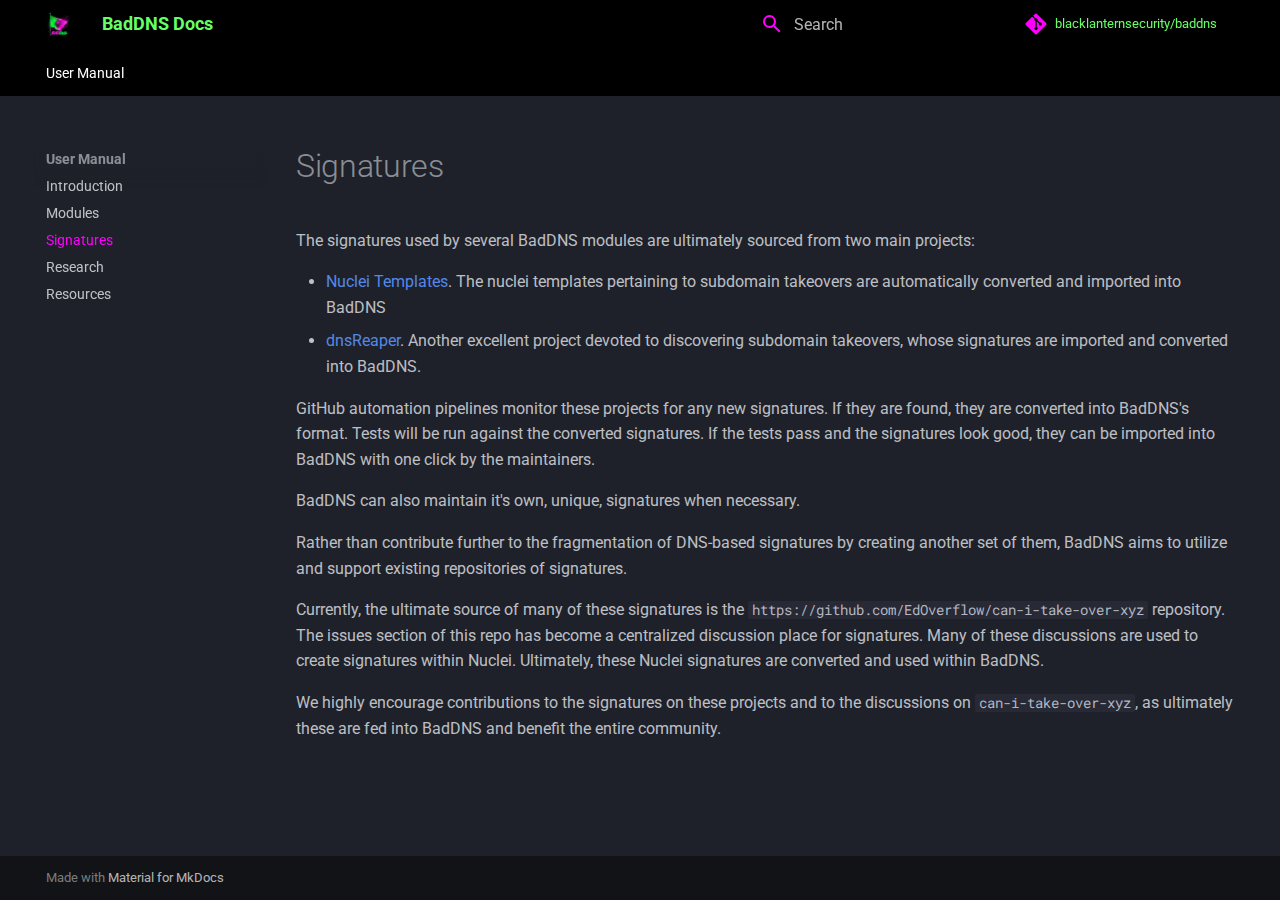
<file: signatures/index.html>
<!doctype html>
<html lang="en" class="no-js">
  <head>
    
      <meta charset="utf-8">
      <meta name="viewport" content="width=device-width,initial-scale=1">
      
        <meta name="description" content="Check subdomains for subdomain takeovers and other DNS tomfoolery">
      
      
        <meta name="author" content="Paul Mueller">
      
      
        <link rel="canonical" href="https://blacklanternsecurity.github.io/baddns/signatures/">
      
      
        <link rel="prev" href="../modules/">
      
      
        <link rel="next" href="../research/">
      
      
      <link rel="icon" href="../baddns.ico">
      <meta name="generator" content="mkdocs-1.6.1, mkdocs-material-9.6.9">
    
    
      
        <title>Signatures - BadDNS Docs</title>
      
    
    
      <link rel="stylesheet" href="../assets/stylesheets/main.4af4bdda.min.css">
      
        
        <link rel="stylesheet" href="../assets/stylesheets/palette.06af60db.min.css">
      
      


    
    
      
    
    
      
        
        
        <link rel="preconnect" href="https://fonts.gstatic.com" crossorigin>
        <link rel="stylesheet" href="https://fonts.googleapis.com/css?family=Roboto:300,300i,400,400i,700,700i%7CRoboto+Mono:400,400i,700,700i&display=fallback">
        <style>:root{--md-text-font:"Roboto";--md-code-font:"Roboto Mono"}</style>
      
    
    
      <link rel="stylesheet" href="../stylesheets/extra.css">
    
    <script>__md_scope=new URL("..",location),__md_hash=e=>[...e].reduce(((e,_)=>(e<<5)-e+_.charCodeAt(0)),0),__md_get=(e,_=localStorage,t=__md_scope)=>JSON.parse(_.getItem(t.pathname+"."+e)),__md_set=(e,_,t=localStorage,a=__md_scope)=>{try{t.setItem(a.pathname+"."+e,JSON.stringify(_))}catch(e){}}</script>
    
      

    
    
    
  </head>
  
  
    
    
      
    
    
    
    
    <body dir="ltr" data-md-color-scheme="slate" data-md-color-primary="indigo" data-md-color-accent="indigo">
  
    
    <input class="md-toggle" data-md-toggle="drawer" type="checkbox" id="__drawer" autocomplete="off">
    <input class="md-toggle" data-md-toggle="search" type="checkbox" id="__search" autocomplete="off">
    <label class="md-overlay" for="__drawer"></label>
    <div data-md-component="skip">
      
    </div>
    <div data-md-component="announce">
      
    </div>
    
    
      

<header class="md-header" data-md-component="header">
  <nav class="md-header__inner md-grid" aria-label="Header">
    <a href=".." title="BadDNS Docs" class="md-header__button md-logo" aria-label="BadDNS Docs" data-md-component="logo">
      
  <img src="../logo-md.jpg" alt="logo">

    </a>
    <label class="md-header__button md-icon" for="__drawer">
      
      <svg xmlns="http://www.w3.org/2000/svg" viewBox="0 0 24 24"><path d="M3 6h18v2H3zm0 5h18v2H3zm0 5h18v2H3z"/></svg>
    </label>
    <div class="md-header__title" data-md-component="header-title">
      <div class="md-header__ellipsis">
        <div class="md-header__topic">
          <span class="md-ellipsis">
            BadDNS Docs
          </span>
        </div>
        <div class="md-header__topic" data-md-component="header-topic">
          <span class="md-ellipsis">
            
              Signatures
            
          </span>
        </div>
      </div>
    </div>
    
      
        <form class="md-header__option" data-md-component="palette">
  
    
    
    
    <input class="md-option" data-md-color-media="" data-md-color-scheme="slate" data-md-color-primary="indigo" data-md-color-accent="indigo"  aria-hidden="true"  type="radio" name="__palette" id="__palette_0">
    
  
</form>
      
    
    
      <script>var palette=__md_get("__palette");if(palette&&palette.color){if("(prefers-color-scheme)"===palette.color.media){var media=matchMedia("(prefers-color-scheme: light)"),input=document.querySelector(media.matches?"[data-md-color-media='(prefers-color-scheme: light)']":"[data-md-color-media='(prefers-color-scheme: dark)']");palette.color.media=input.getAttribute("data-md-color-media"),palette.color.scheme=input.getAttribute("data-md-color-scheme"),palette.color.primary=input.getAttribute("data-md-color-primary"),palette.color.accent=input.getAttribute("data-md-color-accent")}for(var[key,value]of Object.entries(palette.color))document.body.setAttribute("data-md-color-"+key,value)}</script>
    
    
    
      <label class="md-header__button md-icon" for="__search">
        
        <svg xmlns="http://www.w3.org/2000/svg" viewBox="0 0 24 24"><path d="M9.5 3A6.5 6.5 0 0 1 16 9.5c0 1.61-.59 3.09-1.56 4.23l.27.27h.79l5 5-1.5 1.5-5-5v-.79l-.27-.27A6.52 6.52 0 0 1 9.5 16 6.5 6.5 0 0 1 3 9.5 6.5 6.5 0 0 1 9.5 3m0 2C7 5 5 7 5 9.5S7 14 9.5 14 14 12 14 9.5 12 5 9.5 5"/></svg>
      </label>
      <div class="md-search" data-md-component="search" role="dialog">
  <label class="md-search__overlay" for="__search"></label>
  <div class="md-search__inner" role="search">
    <form class="md-search__form" name="search">
      <input type="text" class="md-search__input" name="query" aria-label="Search" placeholder="Search" autocapitalize="off" autocorrect="off" autocomplete="off" spellcheck="false" data-md-component="search-query" required>
      <label class="md-search__icon md-icon" for="__search">
        
        <svg xmlns="http://www.w3.org/2000/svg" viewBox="0 0 24 24"><path d="M9.5 3A6.5 6.5 0 0 1 16 9.5c0 1.61-.59 3.09-1.56 4.23l.27.27h.79l5 5-1.5 1.5-5-5v-.79l-.27-.27A6.52 6.52 0 0 1 9.5 16 6.5 6.5 0 0 1 3 9.5 6.5 6.5 0 0 1 9.5 3m0 2C7 5 5 7 5 9.5S7 14 9.5 14 14 12 14 9.5 12 5 9.5 5"/></svg>
        
        <svg xmlns="http://www.w3.org/2000/svg" viewBox="0 0 24 24"><path d="M20 11v2H8l5.5 5.5-1.42 1.42L4.16 12l7.92-7.92L13.5 5.5 8 11z"/></svg>
      </label>
      <nav class="md-search__options" aria-label="Search">
        
        <button type="reset" class="md-search__icon md-icon" title="Clear" aria-label="Clear" tabindex="-1">
          
          <svg xmlns="http://www.w3.org/2000/svg" viewBox="0 0 24 24"><path d="M19 6.41 17.59 5 12 10.59 6.41 5 5 6.41 10.59 12 5 17.59 6.41 19 12 13.41 17.59 19 19 17.59 13.41 12z"/></svg>
        </button>
      </nav>
      
    </form>
    <div class="md-search__output">
      <div class="md-search__scrollwrap" tabindex="0" data-md-scrollfix>
        <div class="md-search-result" data-md-component="search-result">
          <div class="md-search-result__meta">
            Initializing search
          </div>
          <ol class="md-search-result__list" role="presentation"></ol>
        </div>
      </div>
    </div>
  </div>
</div>
    
    
      <div class="md-header__source">
        <a href="https://github.com/blacklanternsecurity/baddns" title="Go to repository" class="md-source" data-md-component="source">
  <div class="md-source__icon md-icon">
    
    <svg xmlns="http://www.w3.org/2000/svg" viewBox="0 0 448 512"><!--! Font Awesome Free 6.7.2 by @fontawesome - https://fontawesome.com License - https://fontawesome.com/license/free (Icons: CC BY 4.0, Fonts: SIL OFL 1.1, Code: MIT License) Copyright 2024 Fonticons, Inc.--><path d="M439.55 236.05 244 40.45a28.87 28.87 0 0 0-40.81 0l-40.66 40.63 51.52 51.52c27.06-9.14 52.68 16.77 43.39 43.68l49.66 49.66c34.23-11.8 61.18 31 35.47 56.69-26.49 26.49-70.21-2.87-56-37.34L240.22 199v121.85c25.3 12.54 22.26 41.85 9.08 55a34.34 34.34 0 0 1-48.55 0c-17.57-17.6-11.07-46.91 11.25-56v-123c-20.8-8.51-24.6-30.74-18.64-45L142.57 101 8.45 235.14a28.86 28.86 0 0 0 0 40.81l195.61 195.6a28.86 28.86 0 0 0 40.8 0l194.69-194.69a28.86 28.86 0 0 0 0-40.81"/></svg>
  </div>
  <div class="md-source__repository">
    blacklanternsecurity/baddns
  </div>
</a>
      </div>
    
  </nav>
  
</header>
    
    <div class="md-container" data-md-component="container">
      
      
        
          
            
<nav class="md-tabs" aria-label="Tabs" data-md-component="tabs">
  <div class="md-grid">
    <ul class="md-tabs__list">
      
        
  
  
    
  
  
    
    
      <li class="md-tabs__item md-tabs__item--active">
        <a href=".." class="md-tabs__link">
          
  
  User Manual

        </a>
      </li>
    
  

      
    </ul>
  </div>
</nav>
          
        
      
      <main class="md-main" data-md-component="main">
        <div class="md-main__inner md-grid">
          
            
              
              <div class="md-sidebar md-sidebar--primary" data-md-component="sidebar" data-md-type="navigation" >
                <div class="md-sidebar__scrollwrap">
                  <div class="md-sidebar__inner">
                    


  


  

<nav class="md-nav md-nav--primary md-nav--lifted md-nav--integrated" aria-label="Navigation" data-md-level="0">
  <label class="md-nav__title" for="__drawer">
    <a href=".." title="BadDNS Docs" class="md-nav__button md-logo" aria-label="BadDNS Docs" data-md-component="logo">
      
  <img src="../logo-md.jpg" alt="logo">

    </a>
    BadDNS Docs
  </label>
  
    <div class="md-nav__source">
      <a href="https://github.com/blacklanternsecurity/baddns" title="Go to repository" class="md-source" data-md-component="source">
  <div class="md-source__icon md-icon">
    
    <svg xmlns="http://www.w3.org/2000/svg" viewBox="0 0 448 512"><!--! Font Awesome Free 6.7.2 by @fontawesome - https://fontawesome.com License - https://fontawesome.com/license/free (Icons: CC BY 4.0, Fonts: SIL OFL 1.1, Code: MIT License) Copyright 2024 Fonticons, Inc.--><path d="M439.55 236.05 244 40.45a28.87 28.87 0 0 0-40.81 0l-40.66 40.63 51.52 51.52c27.06-9.14 52.68 16.77 43.39 43.68l49.66 49.66c34.23-11.8 61.18 31 35.47 56.69-26.49 26.49-70.21-2.87-56-37.34L240.22 199v121.85c25.3 12.54 22.26 41.85 9.08 55a34.34 34.34 0 0 1-48.55 0c-17.57-17.6-11.07-46.91 11.25-56v-123c-20.8-8.51-24.6-30.74-18.64-45L142.57 101 8.45 235.14a28.86 28.86 0 0 0 0 40.81l195.61 195.6a28.86 28.86 0 0 0 40.8 0l194.69-194.69a28.86 28.86 0 0 0 0-40.81"/></svg>
  </div>
  <div class="md-source__repository">
    blacklanternsecurity/baddns
  </div>
</a>
    </div>
  
  <ul class="md-nav__list" data-md-scrollfix>
    
      
      
  
  
    
  
  
  
    
    
    
      
        
        
      
      
        
      
    
    
    <li class="md-nav__item md-nav__item--active md-nav__item--section md-nav__item--nested">
      
        
        
        <input class="md-nav__toggle md-toggle " type="checkbox" id="__nav_1" checked>
        
          
          <label class="md-nav__link" for="__nav_1" id="__nav_1_label" tabindex="">
            
  
  <span class="md-ellipsis">
    User Manual
    
  </span>
  

            <span class="md-nav__icon md-icon"></span>
          </label>
        
        <nav class="md-nav" data-md-level="1" aria-labelledby="__nav_1_label" aria-expanded="true">
          <label class="md-nav__title" for="__nav_1">
            <span class="md-nav__icon md-icon"></span>
            User Manual
          </label>
          <ul class="md-nav__list" data-md-scrollfix>
            
              
                
  
  
  
  
    <li class="md-nav__item">
      <a href=".." class="md-nav__link">
        
  
  <span class="md-ellipsis">
    Introduction
    
  </span>
  

      </a>
    </li>
  

              
            
              
                
  
  
  
  
    <li class="md-nav__item">
      <a href="../modules/" class="md-nav__link">
        
  
  <span class="md-ellipsis">
    Modules
    
  </span>
  

      </a>
    </li>
  

              
            
              
                
  
  
    
  
  
  
    <li class="md-nav__item md-nav__item--active">
      
      <input class="md-nav__toggle md-toggle" type="checkbox" id="__toc">
      
      
      
      <a href="./" class="md-nav__link md-nav__link--active">
        
  
  <span class="md-ellipsis">
    Signatures
    
  </span>
  

      </a>
      
    </li>
  

              
            
              
                
  
  
  
  
    <li class="md-nav__item">
      <a href="../research/" class="md-nav__link">
        
  
  <span class="md-ellipsis">
    Research
    
  </span>
  

      </a>
    </li>
  

              
            
              
                
  
  
  
  
    <li class="md-nav__item">
      <a href="../resources/" class="md-nav__link">
        
  
  <span class="md-ellipsis">
    Resources
    
  </span>
  

      </a>
    </li>
  

              
            
          </ul>
        </nav>
      
    </li>
  

    
  </ul>
</nav>
                  </div>
                </div>
              </div>
            
            
          
          
            <div class="md-content" data-md-component="content">
              <article class="md-content__inner md-typeset">
                
                  


  
  


  <h1>Signatures</h1>

<p>The signatures used by several BadDNS modules are ultimately sourced from two main projects:</p>
<ul>
<li><a href="https://github.com/projectdiscovery/nuclei-templates">Nuclei Templates</a>. The nuclei templates pertaining to subdomain takeovers are automatically converted and imported into BadDNS</li>
<li><a href="https://github.com/punk-security/dnsReaper">dnsReaper</a>. Another excellent project devoted to discovering subdomain takeovers, whose signatures are imported and converted into BadDNS.</li>
</ul>
<p>GitHub automation pipelines monitor these projects for any new signatures. If they are found, they are converted into BadDNS's format. Tests will be run against the converted signatures. If the tests pass and the signatures look good, they can be imported into BadDNS with one click by the maintainers.</p>
<p>BadDNS can also maintain it's own, unique, signatures when necessary.</p>
<p>Rather than contribute further to the fragmentation of DNS-based signatures by creating another set of them, BadDNS aims to utilize and support existing repositories of signatures. </p>
<p>Currently, the ultimate source of many of these signatures is the <code>https://github.com/EdOverflow/can-i-take-over-xyz</code> repository. The issues section of this repo has become a centralized discussion place for signatures. Many of these discussions are used to create signatures within Nuclei. Ultimately, these Nuclei signatures are converted and used within BadDNS.</p>
<p>We highly encourage contributions to the signatures on these projects and to the discussions on <code>can-i-take-over-xyz</code>, as ultimately these are fed into BadDNS and benefit the entire community.</p>












                
              </article>
            </div>
          
          
<script>var target=document.getElementById(location.hash.slice(1));target&&target.name&&(target.checked=target.name.startsWith("__tabbed_"))</script>
        </div>
        
      </main>
      
        <footer class="md-footer">
  
  <div class="md-footer-meta md-typeset">
    <div class="md-footer-meta__inner md-grid">
      <div class="md-copyright">
  
  
    Made with
    <a href="https://squidfunk.github.io/mkdocs-material/" target="_blank" rel="noopener">
      Material for MkDocs
    </a>
  
</div>
      
    </div>
  </div>
</footer>
      
    </div>
    <div class="md-dialog" data-md-component="dialog">
      <div class="md-dialog__inner md-typeset"></div>
    </div>
    
    
    <script id="__config" type="application/json">{"base": "..", "features": ["content.code.copy", "navigation.tabs", "navigation.sections", "navigation.expand", "toc.integrate"], "search": "../assets/javascripts/workers/search.f8cc74c7.min.js", "translations": {"clipboard.copied": "Copied to clipboard", "clipboard.copy": "Copy to clipboard", "search.result.more.one": "1 more on this page", "search.result.more.other": "# more on this page", "search.result.none": "No matching documents", "search.result.one": "1 matching document", "search.result.other": "# matching documents", "search.result.placeholder": "Type to start searching", "search.result.term.missing": "Missing", "select.version": "Select version"}}</script>
    
    
      <script src="../assets/javascripts/bundle.c8b220af.min.js"></script>
      
    
  </body>
</html>
</file>
<file: stylesheets/extra.css>
[data-md-color-scheme="slate"] {
  --md-primary-fg-color:       #000000;
  --md-accent-fg-color:        #FF00FF;
  --md-typeset-mark-color:        #FF00FF;
}

[data-md-color-scheme="slate"] .md-header__title .md-ellipsis {
    color: #66FF66; /* Dark grey color */
}

[data-md-color-scheme="slate"] .md-header svg {
    fill: #FF00FF; /* Dark grey color for all SVG icons in the header */
}

/* Change color of GitHub link text */
[data-md-color-scheme="slate"] .md-header__source .md-source__repository {
    color: #66FF66; /* Dark grey color for GitHub link */
}

[data-md-color-scheme="slate"] .md-nav__item .md-nav__link--active {
    color: #FF00FF; /* Bright magenta color for active navigation link */
}
</file>
<file: assets/stylesheets/main.4af4bdda.min.css>
@charset "UTF-8";html{-webkit-text-size-adjust:none;-moz-text-size-adjust:none;text-size-adjust:none;box-sizing:border-box}*,:after,:before{box-sizing:inherit}@media (prefers-reduced-motion){*,:after,:before{transition:none!important}}body{margin:0}a,button,input,label{-webkit-tap-highlight-color:transparent}a{color:inherit;text-decoration:none}hr{border:0;box-sizing:initial;display:block;height:.05rem;overflow:visible;padding:0}small{font-size:80%}sub,sup{line-height:1em}img{border-style:none}table{border-collapse:initial;border-spacing:0}td,th{font-weight:400;vertical-align:top}button{background:#0000;border:0;font-family:inherit;font-size:inherit;margin:0;padding:0}input{border:0;outline:none}:root{--md-primary-fg-color:#4051b5;--md-primary-fg-color--light:#5d6cc0;--md-primary-fg-color--dark:#303fa1;--md-primary-bg-color:#fff;--md-primary-bg-color--light:#ffffffb3;--md-accent-fg-color:#526cfe;--md-accent-fg-color--transparent:#526cfe1a;--md-accent-bg-color:#fff;--md-accent-bg-color--light:#ffffffb3}[data-md-color-scheme=default]{color-scheme:light}[data-md-color-scheme=default] img[src$="#gh-dark-mode-only"],[data-md-color-scheme=default] img[src$="#only-dark"]{display:none}:root,[data-md-color-scheme=default]{--md-hue:225deg;--md-default-fg-color:#000000de;--md-default-fg-color--light:#0000008a;--md-default-fg-color--lighter:#00000052;--md-default-fg-color--lightest:#00000012;--md-default-bg-color:#fff;--md-default-bg-color--light:#ffffffb3;--md-default-bg-color--lighter:#ffffff4d;--md-default-bg-color--lightest:#ffffff1f;--md-code-fg-color:#36464e;--md-code-bg-color:#f5f5f5;--md-code-hl-color:#4287ff;--md-code-hl-color--light:#4287ff1a;--md-code-hl-number-color:#d52a2a;--md-code-hl-special-color:#db1457;--md-code-hl-function-color:#a846b9;--md-code-hl-constant-color:#6e59d9;--md-code-hl-keyword-color:#3f6ec6;--md-code-hl-string-color:#1c7d4d;--md-code-hl-name-color:var(--md-code-fg-color);--md-code-hl-operator-color:var(--md-default-fg-color--light);--md-code-hl-punctuation-color:var(--md-default-fg-color--light);--md-code-hl-comment-color:var(--md-default-fg-color--light);--md-code-hl-generic-color:var(--md-default-fg-color--light);--md-code-hl-variable-color:var(--md-default-fg-color--light);--md-typeset-color:var(--md-default-fg-color);--md-typeset-a-color:var(--md-primary-fg-color);--md-typeset-del-color:#f5503d26;--md-typeset-ins-color:#0bd57026;--md-typeset-kbd-color:#fafafa;--md-typeset-kbd-accent-color:#fff;--md-typeset-kbd-border-color:#b8b8b8;--md-typeset-mark-color:#ffff0080;--md-typeset-table-color:#0000001f;--md-typeset-table-color--light:rgba(0,0,0,.035);--md-admonition-fg-color:var(--md-default-fg-color);--md-admonition-bg-color:var(--md-default-bg-color);--md-warning-fg-color:#000000de;--md-warning-bg-color:#ff9;--md-footer-fg-color:#fff;--md-footer-fg-color--light:#ffffffb3;--md-footer-fg-color--lighter:#ffffff73;--md-footer-bg-color:#000000de;--md-footer-bg-color--dark:#00000052;--md-shadow-z1:0 0.2rem 0.5rem #0000000d,0 0 0.05rem #0000001a;--md-shadow-z2:0 0.2rem 0.5rem #0000001a,0 0 0.05rem #00000040;--md-shadow-z3:0 0.2rem 0.5rem #0003,0 0 0.05rem #00000059}.md-icon svg{fill:currentcolor;display:block;height:1.2rem;width:1.2rem}body{-webkit-font-smoothing:antialiased;-moz-osx-font-smoothing:grayscale;--md-text-font-family:var(--md-text-font,_),-apple-system,BlinkMacSystemFont,Helvetica,Arial,sans-serif;--md-code-font-family:var(--md-code-font,_),SFMono-Regular,Consolas,Menlo,monospace}aside,body,input{font-feature-settings:"kern","liga";color:var(--md-typeset-color);font-family:var(--md-text-font-family)}code,kbd,pre{font-feature-settings:"kern";font-family:var(--md-code-font-family)}:root{--md-typeset-table-sort-icon:url('data:image/svg+xml;charset=utf-8,<svg xmlns="http://www.w3.org/2000/svg" viewBox="0 0 24 24"><path d="m18 21-4-4h3V7h-3l4-4 4 4h-3v10h3M2 19v-2h10v2M2 13v-2h7v2M2 7V5h4v2z"/></svg>');--md-typeset-table-sort-icon--asc:url('data:image/svg+xml;charset=utf-8,<svg xmlns="http://www.w3.org/2000/svg" viewBox="0 0 24 24"><path d="M19 17h3l-4 4-4-4h3V3h2M2 17h10v2H2M6 5v2H2V5m0 6h7v2H2z"/></svg>');--md-typeset-table-sort-icon--desc:url('data:image/svg+xml;charset=utf-8,<svg xmlns="http://www.w3.org/2000/svg" viewBox="0 0 24 24"><path d="M19 7h3l-4-4-4 4h3v14h2M2 17h10v2H2M6 5v2H2V5m0 6h7v2H2z"/></svg>')}.md-typeset{-webkit-print-color-adjust:exact;color-adjust:exact;font-size:.8rem;line-height:1.6;overflow-wrap:break-word}@media print{.md-typeset{font-size:.68rem}}.md-typeset blockquote,.md-typeset dl,.md-typeset figure,.md-typeset ol,.md-typeset pre,.md-typeset ul{margin-bottom:1em;margin-top:1em}.md-typeset h1{color:var(--md-default-fg-color--light);font-size:2em;line-height:1.3;margin:0 0 1.25em}.md-typeset h1,.md-typeset h2{font-weight:300;letter-spacing:-.01em}.md-typeset h2{font-size:1.5625em;line-height:1.4;margin:1.6em 0 .64em}.md-typeset h3{font-size:1.25em;font-weight:400;letter-spacing:-.01em;line-height:1.5;margin:1.6em 0 .8em}.md-typeset h2+h3{margin-top:.8em}.md-typeset h4{font-weight:700;letter-spacing:-.01em;margin:1em 0}.md-typeset h5,.md-typeset h6{color:var(--md-default-fg-color--light);font-size:.8em;font-weight:700;letter-spacing:-.01em;margin:1.25em 0}.md-typeset h5{text-transform:uppercase}.md-typeset h5 code{text-transform:none}.md-typeset hr{border-bottom:.05rem solid var(--md-default-fg-color--lightest);display:flow-root;margin:1.5em 0}.md-typeset a{color:var(--md-typeset-a-color);word-break:break-word}.md-typeset a,.md-typeset a:before{transition:color 125ms}.md-typeset a:focus,.md-typeset a:hover{color:var(--md-accent-fg-color)}.md-typeset a:focus code,.md-typeset a:hover code{background-color:var(--md-accent-fg-color--transparent)}.md-typeset a code{color:currentcolor;transition:background-color 125ms}.md-typeset a.focus-visible{outline-color:var(--md-accent-fg-color);outline-offset:.2rem}.md-typeset code,.md-typeset kbd,.md-typeset pre{color:var(--md-code-fg-color);direction:ltr;font-variant-ligatures:none}@media print{.md-typeset code,.md-typeset kbd,.md-typeset pre{white-space:pre-wrap}}.md-typeset code{background-color:var(--md-code-bg-color);border-radius:.1rem;-webkit-box-decoration-break:clone;box-decoration-break:clone;font-size:.85em;padding:0 .2941176471em;word-break:break-word}.md-typeset code:not(.focus-visible){-webkit-tap-highlight-color:transparent;outline:none}.md-typeset pre{display:flow-root;line-height:1.4;position:relative}.md-typeset pre>code{-webkit-box-decoration-break:slice;box-decoration-break:slice;box-shadow:none;display:block;margin:0;outline-color:var(--md-accent-fg-color);overflow:auto;padding:.7720588235em 1.1764705882em;scrollbar-color:var(--md-default-fg-color--lighter) #0000;scrollbar-width:thin;touch-action:auto;word-break:normal}.md-typeset pre>code:hover{scrollbar-color:var(--md-accent-fg-color) #0000}.md-typeset pre>code::-webkit-scrollbar{height:.2rem;width:.2rem}.md-typeset pre>code::-webkit-scrollbar-thumb{background-color:var(--md-default-fg-color--lighter)}.md-typeset pre>code::-webkit-scrollbar-thumb:hover{background-color:var(--md-accent-fg-color)}.md-typeset kbd{background-color:var(--md-typeset-kbd-color);border-radius:.1rem;box-shadow:0 .1rem 0 .05rem var(--md-typeset-kbd-border-color),0 .1rem 0 var(--md-typeset-kbd-border-color),0 -.1rem .2rem var(--md-typeset-kbd-accent-color) inset;color:var(--md-default-fg-color);display:inline-block;font-size:.75em;padding:0 .6666666667em;vertical-align:text-top;word-break:break-word}.md-typeset mark{background-color:var(--md-typeset-mark-color);-webkit-box-decoration-break:clone;box-decoration-break:clone;color:inherit;word-break:break-word}.md-typeset abbr{border-bottom:.05rem dotted var(--md-default-fg-color--light);cursor:help;text-decoration:none}.md-typeset small{opacity:.75}[dir=ltr] .md-typeset sub,[dir=ltr] .md-typeset sup{margin-left:.078125em}[dir=rtl] .md-typeset sub,[dir=rtl] .md-typeset sup{margin-right:.078125em}[dir=ltr] .md-typeset blockquote{padding-left:.6rem}[dir=rtl] .md-typeset blockquote{padding-right:.6rem}[dir=ltr] .md-typeset blockquote{border-left:.2rem solid var(--md-default-fg-color--lighter)}[dir=rtl] .md-typeset blockquote{border-right:.2rem solid var(--md-default-fg-color--lighter)}.md-typeset blockquote{color:var(--md-default-fg-color--light);margin-left:0;margin-right:0}.md-typeset ul{list-style-type:disc}.md-typeset ul[type]{list-style-type:revert-layer}[dir=ltr] .md-typeset ol,[dir=ltr] .md-typeset ul{margin-left:.625em}[dir=rtl] .md-typeset ol,[dir=rtl] .md-typeset ul{margin-right:.625em}.md-typeset ol,.md-typeset ul{padding:0}.md-typeset ol:not([hidden]),.md-typeset ul:not([hidden]){display:flow-root}.md-typeset ol ol,.md-typeset ul ol{list-style-type:lower-alpha}.md-typeset ol ol ol,.md-typeset ul ol ol{list-style-type:lower-roman}.md-typeset ol ol ol ol,.md-typeset ul ol ol ol{list-style-type:upper-alpha}.md-typeset ol ol ol ol ol,.md-typeset ul ol ol ol ol{list-style-type:upper-roman}.md-typeset ol[type],.md-typeset ul[type]{list-style-type:revert-layer}[dir=ltr] .md-typeset ol li,[dir=ltr] .md-typeset ul li{margin-left:1.25em}[dir=rtl] .md-typeset ol li,[dir=rtl] .md-typeset ul li{margin-right:1.25em}.md-typeset ol li,.md-typeset ul li{margin-bottom:.5em}.md-typeset ol li blockquote,.md-typeset ol li p,.md-typeset ul li blockquote,.md-typeset ul li p{margin:.5em 0}.md-typeset ol li:last-child,.md-typeset ul li:last-child{margin-bottom:0}[dir=ltr] .md-typeset ol li ol,[dir=ltr] .md-typeset ol li ul,[dir=ltr] .md-typeset ul li ol,[dir=ltr] .md-typeset ul li ul{margin-left:.625em}[dir=rtl] .md-typeset ol li ol,[dir=rtl] .md-typeset ol li ul,[dir=rtl] .md-typeset ul li ol,[dir=rtl] .md-typeset ul li ul{margin-right:.625em}.md-typeset ol li ol,.md-typeset ol li ul,.md-typeset ul li ol,.md-typeset ul li ul{margin-bottom:.5em;margin-top:.5em}[dir=ltr] .md-typeset dd{margin-left:1.875em}[dir=rtl] .md-typeset dd{margin-right:1.875em}.md-typeset dd{margin-bottom:1.5em;margin-top:1em}.md-typeset img,.md-typeset svg,.md-typeset video{height:auto;max-width:100%}.md-typeset img[align=left]{margin:1em 1em 1em 0}.md-typeset img[align=right]{margin:1em 0 1em 1em}.md-typeset img[align]:only-child{margin-top:0}.md-typeset figure{display:flow-root;margin:1em auto;max-width:100%;text-align:center;width:-moz-fit-content;width:fit-content}.md-typeset figure img{display:block;margin:0 auto}.md-typeset figcaption{font-style:italic;margin:1em auto;max-width:24rem}.md-typeset iframe{max-width:100%}.md-typeset table:not([class]){background-color:var(--md-default-bg-color);border:.05rem solid var(--md-typeset-table-color);border-radius:.1rem;display:inline-block;font-size:.64rem;max-width:100%;overflow:auto;touch-action:auto}@media print{.md-typeset table:not([class]){display:table}}.md-typeset table:not([class])+*{margin-top:1.5em}.md-typeset table:not([class]) td>:first-child,.md-typeset table:not([class]) th>:first-child{margin-top:0}.md-typeset table:not([class]) td>:last-child,.md-typeset table:not([class]) th>:last-child{margin-bottom:0}.md-typeset table:not([class]) td:not([align]),.md-typeset table:not([class]) th:not([align]){text-align:left}[dir=rtl] .md-typeset table:not([class]) td:not([align]),[dir=rtl] .md-typeset table:not([class]) th:not([align]){text-align:right}.md-typeset table:not([class]) th{font-weight:700;min-width:5rem;padding:.9375em 1.25em;vertical-align:top}.md-typeset table:not([class]) td{border-top:.05rem solid var(--md-typeset-table-color);padding:.9375em 1.25em;vertical-align:top}.md-typeset table:not([class]) tbody tr{transition:background-color 125ms}.md-typeset table:not([class]) tbody tr:hover{background-color:var(--md-typeset-table-color--light);box-shadow:0 .05rem 0 var(--md-default-bg-color) inset}.md-typeset table:not([class]) a{word-break:normal}.md-typeset table th[role=columnheader]{cursor:pointer}[dir=ltr] .md-typeset table th[role=columnheader]:after{margin-left:.5em}[dir=rtl] .md-typeset table th[role=columnheader]:after{margin-right:.5em}.md-typeset table th[role=columnheader]:after{content:"";display:inline-block;height:1.2em;-webkit-mask-image:var(--md-typeset-table-sort-icon);mask-image:var(--md-typeset-table-sort-icon);-webkit-mask-repeat:no-repeat;mask-repeat:no-repeat;-webkit-mask-size:contain;mask-size:contain;transition:background-color 125ms;vertical-align:text-bottom;width:1.2em}.md-typeset table th[role=columnheader]:hover:after{background-color:var(--md-default-fg-color--lighter)}.md-typeset table th[role=columnheader][aria-sort=ascending]:after{background-color:var(--md-default-fg-color--light);-webkit-mask-image:var(--md-typeset-table-sort-icon--asc);mask-image:var(--md-typeset-table-sort-icon--asc)}.md-typeset table th[role=columnheader][aria-sort=descending]:after{background-color:var(--md-default-fg-color--light);-webkit-mask-image:var(--md-typeset-table-sort-icon--desc);mask-image:var(--md-typeset-table-sort-icon--desc)}.md-typeset__scrollwrap{margin:1em -.8rem;overflow-x:auto;touch-action:auto}.md-typeset__table{display:inline-block;margin-bottom:.5em;padding:0 .8rem}@media print{.md-typeset__table{display:block}}html .md-typeset__table table{display:table;margin:0;overflow:hidden;width:100%}@media screen and (max-width:44.984375em){.md-content__inner>pre{margin:1em -.8rem}.md-content__inner>pre code{border-radius:0}}.md-typeset .md-author{border-radius:100%;display:block;flex-shrink:0;height:1.6rem;overflow:hidden;position:relative;transition:color 125ms,transform 125ms;width:1.6rem}.md-typeset .md-author img{display:block}.md-typeset .md-author--more{background:var(--md-default-fg-color--lightest);color:var(--md-default-fg-color--lighter);font-size:.6rem;font-weight:700;line-height:1.6rem;text-align:center}.md-typeset .md-author--long{height:2.4rem;width:2.4rem}.md-typeset a.md-author{transform:scale(1)}.md-typeset a.md-author img{border-radius:100%;filter:grayscale(100%) opacity(75%);transition:filter 125ms}.md-typeset a.md-author:focus,.md-typeset a.md-author:hover{transform:scale(1.1);z-index:1}.md-typeset a.md-author:focus img,.md-typeset a.md-author:hover img{filter:grayscale(0)}.md-banner{background-color:var(--md-footer-bg-color);color:var(--md-footer-fg-color);overflow:auto}@media print{.md-banner{display:none}}.md-banner--warning{background-color:var(--md-warning-bg-color);color:var(--md-warning-fg-color)}.md-banner__inner{font-size:.7rem;margin:.6rem auto;padding:0 .8rem}[dir=ltr] .md-banner__button{float:right}[dir=rtl] .md-banner__button{float:left}.md-banner__button{color:inherit;cursor:pointer;transition:opacity .25s}.no-js .md-banner__button{display:none}.md-banner__button:hover{opacity:.7}html{font-size:125%;height:100%;overflow-x:hidden}@media screen and (min-width:100em){html{font-size:137.5%}}@media screen and (min-width:125em){html{font-size:150%}}body{background-color:var(--md-default-bg-color);display:flex;flex-direction:column;font-size:.5rem;min-height:100%;position:relative;width:100%}@media print{body{display:block}}@media screen and (max-width:59.984375em){body[data-md-scrolllock]{position:fixed}}.md-grid{margin-left:auto;margin-right:auto;max-width:61rem}.md-container{display:flex;flex-direction:column;flex-grow:1}@media print{.md-container{display:block}}.md-main{flex-grow:1}.md-main__inner{display:flex;height:100%;margin-top:1.5rem}.md-ellipsis{overflow:hidden;text-overflow:ellipsis}.md-toggle{display:none}.md-option{height:0;opacity:0;position:absolute;width:0}.md-option:checked+label:not([hidden]){display:block}.md-option.focus-visible+label{outline-color:var(--md-accent-fg-color);outline-style:auto}.md-skip{background-color:var(--md-default-fg-color);border-radius:.1rem;color:var(--md-default-bg-color);font-size:.64rem;margin:.5rem;opacity:0;outline-color:var(--md-accent-fg-color);padding:.3rem .5rem;position:fixed;transform:translateY(.4rem);z-index:-1}.md-skip:focus{opacity:1;transform:translateY(0);transition:transform .25s cubic-bezier(.4,0,.2,1),opacity 175ms 75ms;z-index:10}@page{margin:25mm}:root{--md-clipboard-icon:url('data:image/svg+xml;charset=utf-8,<svg xmlns="http://www.w3.org/2000/svg" viewBox="0 0 24 24"><path d="M19 21H8V7h11m0-2H8a2 2 0 0 0-2 2v14a2 2 0 0 0 2 2h11a2 2 0 0 0 2-2V7a2 2 0 0 0-2-2m-3-4H4a2 2 0 0 0-2 2v14h2V3h12z"/></svg>')}.md-clipboard{border-radius:.1rem;color:var(--md-default-fg-color--lightest);cursor:pointer;height:1.5em;outline-color:var(--md-accent-fg-color);outline-offset:.1rem;position:absolute;right:.5em;top:.5em;transition:color .25s;width:1.5em;z-index:1}@media print{.md-clipboard{display:none}}.md-clipboard:not(.focus-visible){-webkit-tap-highlight-color:transparent;outline:none}:hover>.md-clipboard{color:var(--md-default-fg-color--light)}.md-clipboard:focus,.md-clipboard:hover{color:var(--md-accent-fg-color)}.md-clipboard:after{background-color:currentcolor;content:"";display:block;height:1.125em;margin:0 auto;-webkit-mask-image:var(--md-clipboard-icon);mask-image:var(--md-clipboard-icon);-webkit-mask-position:center;mask-position:center;-webkit-mask-repeat:no-repeat;mask-repeat:no-repeat;-webkit-mask-size:contain;mask-size:contain;width:1.125em}.md-clipboard--inline{cursor:pointer}.md-clipboard--inline code{transition:color .25s,background-color .25s}.md-clipboard--inline:focus code,.md-clipboard--inline:hover code{background-color:var(--md-accent-fg-color--transparent);color:var(--md-accent-fg-color)}.md-typeset .md-code__content{display:grid}@keyframes consent{0%{opacity:0;transform:translateY(100%)}to{opacity:1;transform:translateY(0)}}@keyframes overlay{0%{opacity:0}to{opacity:1}}.md-consent__overlay{animation:overlay .25s both;-webkit-backdrop-filter:blur(.1rem);backdrop-filter:blur(.1rem);background-color:#0000008a;height:100%;opacity:1;position:fixed;top:0;width:100%;z-index:5}.md-consent__inner{animation:consent .5s cubic-bezier(.1,.7,.1,1) both;background-color:var(--md-default-bg-color);border:0;border-radius:.1rem;bottom:0;box-shadow:0 0 .2rem #0000001a,0 .2rem .4rem #0003;max-height:100%;overflow:auto;padding:0;position:fixed;width:100%;z-index:5}.md-consent__form{padding:.8rem}.md-consent__settings{display:none;margin:1em 0}input:checked+.md-consent__settings{display:block}.md-consent__controls{margin-bottom:.8rem}.md-typeset .md-consent__controls .md-button{display:inline}@media screen and (max-width:44.984375em){.md-typeset .md-consent__controls .md-button{display:block;margin-top:.4rem;text-align:center;width:100%}}.md-consent label{cursor:pointer}.md-content{flex-grow:1;min-width:0}.md-content__inner{margin:0 .8rem 1.2rem;padding-top:.6rem}@media screen and (min-width:76.25em){[dir=ltr] .md-sidebar--primary:not([hidden])~.md-content>.md-content__inner{margin-left:1.2rem}[dir=ltr] .md-sidebar--secondary:not([hidden])~.md-content>.md-content__inner,[dir=rtl] .md-sidebar--primary:not([hidden])~.md-content>.md-content__inner{margin-right:1.2rem}[dir=rtl] .md-sidebar--secondary:not([hidden])~.md-content>.md-content__inner{margin-left:1.2rem}}.md-content__inner:before{content:"";display:block;height:.4rem}.md-content__inner>:last-child{margin-bottom:0}[dir=ltr] .md-content__button{float:right}[dir=rtl] .md-content__button{float:left}[dir=ltr] .md-content__button{margin-left:.4rem}[dir=rtl] .md-content__button{margin-right:.4rem}.md-content__button{margin:.4rem 0;padding:0}@media print{.md-content__button{display:none}}.md-typeset .md-content__button{color:var(--md-default-fg-color--lighter)}.md-content__button svg{display:inline;vertical-align:top}[dir=rtl] .md-content__button svg{transform:scaleX(-1)}[dir=ltr] .md-dialog{right:.8rem}[dir=rtl] .md-dialog{left:.8rem}.md-dialog{background-color:var(--md-default-fg-color);border-radius:.1rem;bottom:.8rem;box-shadow:var(--md-shadow-z3);min-width:11.1rem;opacity:0;padding:.4rem .6rem;pointer-events:none;position:fixed;transform:translateY(100%);transition:transform 0ms .4s,opacity .4s;z-index:4}@media print{.md-dialog{display:none}}.md-dialog--active{opacity:1;pointer-events:auto;transform:translateY(0);transition:transform .4s cubic-bezier(.075,.85,.175,1),opacity .4s}.md-dialog__inner{color:var(--md-default-bg-color);font-size:.7rem}.md-feedback{margin:2em 0 1em;text-align:center}.md-feedback fieldset{border:none;margin:0;padding:0}.md-feedback__title{font-weight:700;margin:1em auto}.md-feedback__inner{position:relative}.md-feedback__list{display:flex;flex-wrap:wrap;place-content:baseline center;position:relative}.md-feedback__list:hover .md-icon:not(:disabled){color:var(--md-default-fg-color--lighter)}:disabled .md-feedback__list{min-height:1.8rem}.md-feedback__icon{color:var(--md-default-fg-color--light);cursor:pointer;flex-shrink:0;margin:0 .1rem;transition:color 125ms}.md-feedback__icon:not(:disabled).md-icon:hover{color:var(--md-accent-fg-color)}.md-feedback__icon:disabled{color:var(--md-default-fg-color--lightest);pointer-events:none}.md-feedback__note{opacity:0;position:relative;transform:translateY(.4rem);transition:transform .4s cubic-bezier(.1,.7,.1,1),opacity .15s}.md-feedback__note>*{margin:0 auto;max-width:16rem}:disabled .md-feedback__note{opacity:1;transform:translateY(0)}@media print{.md-feedback{display:none}}.md-footer{background-color:var(--md-footer-bg-color);color:var(--md-footer-fg-color)}@media print{.md-footer{display:none}}.md-footer__inner{justify-content:space-between;overflow:auto;padding:.2rem}.md-footer__inner:not([hidden]){display:flex}.md-footer__link{align-items:end;display:flex;flex-grow:0.01;margin-bottom:.4rem;margin-top:1rem;max-width:100%;outline-color:var(--md-accent-fg-color);overflow:hidden;transition:opacity .25s}.md-footer__link:focus,.md-footer__link:hover{opacity:.7}[dir=rtl] .md-footer__link svg{transform:scaleX(-1)}@media screen and (max-width:44.984375em){.md-footer__link--prev{flex-shrink:0}.md-footer__link--prev .md-footer__title{display:none}}[dir=ltr] .md-footer__link--next{margin-left:auto}[dir=rtl] .md-footer__link--next{margin-right:auto}.md-footer__link--next{text-align:right}[dir=rtl] .md-footer__link--next{text-align:left}.md-footer__title{flex-grow:1;font-size:.9rem;margin-bottom:.7rem;max-width:calc(100% - 2.4rem);padding:0 1rem;white-space:nowrap}.md-footer__button{margin:.2rem;padding:.4rem}.md-footer__direction{font-size:.64rem;opacity:.7}.md-footer-meta{background-color:var(--md-footer-bg-color--dark)}.md-footer-meta__inner{display:flex;flex-wrap:wrap;justify-content:space-between;padding:.2rem}html .md-footer-meta.md-typeset a{color:var(--md-footer-fg-color--light)}html .md-footer-meta.md-typeset a:focus,html .md-footer-meta.md-typeset a:hover{color:var(--md-footer-fg-color)}.md-copyright{color:var(--md-footer-fg-color--lighter);font-size:.64rem;margin:auto .6rem;padding:.4rem 0;width:100%}@media screen and (min-width:45em){.md-copyright{width:auto}}.md-copyright__highlight{color:var(--md-footer-fg-color--light)}.md-social{display:inline-flex;gap:.2rem;margin:0 .4rem;padding:.2rem 0 .6rem}@media screen and (min-width:45em){.md-social{padding:.6rem 0}}.md-social__link{display:inline-block;height:1.6rem;text-align:center;width:1.6rem}.md-social__link:before{line-height:1.9}.md-social__link svg{fill:currentcolor;max-height:.8rem;vertical-align:-25%}.md-typeset .md-button{border:.1rem solid;border-radius:.1rem;color:var(--md-primary-fg-color);cursor:pointer;display:inline-block;font-weight:700;padding:.625em 2em;transition:color 125ms,background-color 125ms,border-color 125ms}.md-typeset .md-button--primary{background-color:var(--md-primary-fg-color);border-color:var(--md-primary-fg-color);color:var(--md-primary-bg-color)}.md-typeset .md-button:focus,.md-typeset .md-button:hover{background-color:var(--md-accent-fg-color);border-color:var(--md-accent-fg-color);color:var(--md-accent-bg-color)}[dir=ltr] .md-typeset .md-input{border-top-left-radius:.1rem}[dir=ltr] .md-typeset .md-input,[dir=rtl] .md-typeset .md-input{border-top-right-radius:.1rem}[dir=rtl] .md-typeset .md-input{border-top-left-radius:.1rem}.md-typeset .md-input{border-bottom:.1rem solid var(--md-default-fg-color--lighter);box-shadow:var(--md-shadow-z1);font-size:.8rem;height:1.8rem;padding:0 .6rem;transition:border .25s,box-shadow .25s}.md-typeset .md-input:focus,.md-typeset .md-input:hover{border-bottom-color:var(--md-accent-fg-color);box-shadow:var(--md-shadow-z2)}.md-typeset .md-input--stretch{width:100%}.md-header{background-color:var(--md-primary-fg-color);box-shadow:0 0 .2rem #0000,0 .2rem .4rem #0000;color:var(--md-primary-bg-color);display:block;left:0;position:sticky;right:0;top:0;z-index:4}@media print{.md-header{display:none}}.md-header[hidden]{transform:translateY(-100%);transition:transform .25s cubic-bezier(.8,0,.6,1),box-shadow .25s}.md-header--shadow{box-shadow:0 0 .2rem #0000001a,0 .2rem .4rem #0003;transition:transform .25s cubic-bezier(.1,.7,.1,1),box-shadow .25s}.md-header__inner{align-items:center;display:flex;padding:0 .2rem}.md-header__button{color:currentcolor;cursor:pointer;margin:.2rem;outline-color:var(--md-accent-fg-color);padding:.4rem;position:relative;transition:opacity .25s;vertical-align:middle;z-index:1}.md-header__button:hover{opacity:.7}.md-header__button:not([hidden]){display:inline-block}.md-header__button:not(.focus-visible){-webkit-tap-highlight-color:transparent;outline:none}.md-header__button.md-logo{margin:.2rem;padding:.4rem}@media screen and (max-width:76.234375em){.md-header__button.md-logo{display:none}}.md-header__button.md-logo img,.md-header__button.md-logo svg{fill:currentcolor;display:block;height:1.2rem;width:auto}@media screen and (min-width:60em){.md-header__button[for=__search]{display:none}}.no-js .md-header__button[for=__search]{display:none}[dir=rtl] .md-header__button[for=__search] svg{transform:scaleX(-1)}@media screen and (min-width:76.25em){.md-header__button[for=__drawer]{display:none}}.md-header__topic{display:flex;max-width:100%;position:absolute;transition:transform .4s cubic-bezier(.1,.7,.1,1),opacity .15s;white-space:nowrap}.md-header__topic+.md-header__topic{opacity:0;pointer-events:none;transform:translateX(1.25rem);transition:transform .4s cubic-bezier(1,.7,.1,.1),opacity .15s;z-index:-1}[dir=rtl] .md-header__topic+.md-header__topic{transform:translateX(-1.25rem)}.md-header__topic:first-child{font-weight:700}[dir=ltr] .md-header__title{margin-left:1rem;margin-right:.4rem}[dir=rtl] .md-header__title{margin-left:.4rem;margin-right:1rem}.md-header__title{flex-grow:1;font-size:.9rem;height:2.4rem;line-height:2.4rem}.md-header__title--active .md-header__topic{opacity:0;pointer-events:none;transform:translateX(-1.25rem);transition:transform .4s cubic-bezier(1,.7,.1,.1),opacity .15s;z-index:-1}[dir=rtl] .md-header__title--active .md-header__topic{transform:translateX(1.25rem)}.md-header__title--active .md-header__topic+.md-header__topic{opacity:1;pointer-events:auto;transform:translateX(0);transition:transform .4s cubic-bezier(.1,.7,.1,1),opacity .15s;z-index:0}.md-header__title>.md-header__ellipsis{height:100%;position:relative;width:100%}.md-header__option{display:flex;flex-shrink:0;max-width:100%;transition:max-width 0ms .25s,opacity .25s .25s;white-space:nowrap}[data-md-toggle=search]:checked~.md-header .md-header__option{max-width:0;opacity:0;transition:max-width 0ms,opacity 0ms}.md-header__option>input{bottom:0}.md-header__source{display:none}@media screen and (min-width:60em){[dir=ltr] .md-header__source{margin-left:1rem}[dir=rtl] .md-header__source{margin-right:1rem}.md-header__source{display:block;max-width:11.7rem;width:11.7rem}}@media screen and (min-width:76.25em){[dir=ltr] .md-header__source{margin-left:1.4rem}[dir=rtl] .md-header__source{margin-right:1.4rem}}.md-meta{color:var(--md-default-fg-color--light);font-size:.7rem;line-height:1.3}.md-meta__list{display:inline-flex;flex-wrap:wrap;list-style:none;margin:0;padding:0}.md-meta__item:not(:last-child):after{content:"·";margin-left:.2rem;margin-right:.2rem}.md-meta__link{color:var(--md-typeset-a-color)}.md-meta__link:focus,.md-meta__link:hover{color:var(--md-accent-fg-color)}.md-draft{background-color:#ff1744;border-radius:.125em;color:#fff;display:inline-block;font-weight:700;padding-left:.5714285714em;padding-right:.5714285714em}:root{--md-nav-icon--prev:url('data:image/svg+xml;charset=utf-8,<svg xmlns="http://www.w3.org/2000/svg" viewBox="0 0 24 24"><path d="M20 11v2H8l5.5 5.5-1.42 1.42L4.16 12l7.92-7.92L13.5 5.5 8 11z"/></svg>');--md-nav-icon--next:url('data:image/svg+xml;charset=utf-8,<svg xmlns="http://www.w3.org/2000/svg" viewBox="0 0 24 24"><path d="M8.59 16.58 13.17 12 8.59 7.41 10 6l6 6-6 6z"/></svg>');--md-toc-icon:url('data:image/svg+xml;charset=utf-8,<svg xmlns="http://www.w3.org/2000/svg" viewBox="0 0 24 24"><path d="M3 9h14V7H3zm0 4h14v-2H3zm0 4h14v-2H3zm16 0h2v-2h-2zm0-10v2h2V7zm0 6h2v-2h-2z"/></svg>')}.md-nav{font-size:.7rem;line-height:1.3}.md-nav__title{color:var(--md-default-fg-color--light);display:block;font-weight:700;overflow:hidden;padding:0 .6rem;text-overflow:ellipsis}.md-nav__title .md-nav__button{display:none}.md-nav__title .md-nav__button img{height:100%;width:auto}.md-nav__title .md-nav__button.md-logo img,.md-nav__title .md-nav__button.md-logo svg{fill:currentcolor;display:block;height:2.4rem;max-width:100%;object-fit:contain;width:auto}.md-nav__list{list-style:none;margin:0;padding:0}.md-nav__link{align-items:flex-start;display:flex;gap:.4rem;margin-top:.625em;scroll-snap-align:start;transition:color 125ms}.md-nav__link--passed{color:var(--md-default-fg-color--light)}.md-nav__item .md-nav__link--active,.md-nav__item .md-nav__link--active code{color:var(--md-typeset-a-color)}.md-nav__link .md-ellipsis{position:relative}[dir=ltr] .md-nav__link .md-icon:last-child{margin-left:auto}[dir=rtl] .md-nav__link .md-icon:last-child{margin-right:auto}.md-nav__link svg{fill:currentcolor;flex-shrink:0;height:1.3em;position:relative}.md-nav__link[for]:focus,.md-nav__link[for]:hover,.md-nav__link[href]:focus,.md-nav__link[href]:hover{color:var(--md-accent-fg-color);cursor:pointer}.md-nav__link.focus-visible{outline-color:var(--md-accent-fg-color);outline-offset:.2rem}.md-nav--primary .md-nav__link[for=__toc]{display:none}.md-nav--primary .md-nav__link[for=__toc] .md-icon:after{background-color:currentcolor;display:block;height:100%;-webkit-mask-image:var(--md-toc-icon);mask-image:var(--md-toc-icon);width:100%}.md-nav--primary .md-nav__link[for=__toc]~.md-nav{display:none}.md-nav__container>.md-nav__link{margin-top:0}.md-nav__container>.md-nav__link:first-child{flex-grow:1;min-width:0}.md-nav__icon{flex-shrink:0}.md-nav__source{display:none}@media screen and (max-width:76.234375em){.md-nav--primary,.md-nav--primary .md-nav{background-color:var(--md-default-bg-color);display:flex;flex-direction:column;height:100%;left:0;position:absolute;right:0;top:0;z-index:1}.md-nav--primary .md-nav__item,.md-nav--primary .md-nav__title{font-size:.8rem;line-height:1.5}.md-nav--primary .md-nav__title{background-color:var(--md-default-fg-color--lightest);color:var(--md-default-fg-color--light);cursor:pointer;height:5.6rem;line-height:2.4rem;padding:3rem .8rem .2rem;position:relative;white-space:nowrap}[dir=ltr] .md-nav--primary .md-nav__title .md-nav__icon{left:.4rem}[dir=rtl] .md-nav--primary .md-nav__title .md-nav__icon{right:.4rem}.md-nav--primary .md-nav__title .md-nav__icon{display:block;height:1.2rem;margin:.2rem;position:absolute;top:.4rem;width:1.2rem}.md-nav--primary .md-nav__title .md-nav__icon:after{background-color:currentcolor;content:"";display:block;height:100%;-webkit-mask-image:var(--md-nav-icon--prev);mask-image:var(--md-nav-icon--prev);-webkit-mask-position:center;mask-position:center;-webkit-mask-repeat:no-repeat;mask-repeat:no-repeat;-webkit-mask-size:contain;mask-size:contain;width:100%}.md-nav--primary .md-nav__title~.md-nav__list{background-color:var(--md-default-bg-color);box-shadow:0 .05rem 0 var(--md-default-fg-color--lightest) inset;overflow-y:auto;scroll-snap-type:y mandatory;touch-action:pan-y}.md-nav--primary .md-nav__title~.md-nav__list>:first-child{border-top:0}.md-nav--primary .md-nav__title[for=__drawer]{background-color:var(--md-primary-fg-color);color:var(--md-primary-bg-color);font-weight:700}.md-nav--primary .md-nav__title .md-logo{display:block;left:.2rem;margin:.2rem;padding:.4rem;position:absolute;right:.2rem;top:.2rem}.md-nav--primary .md-nav__list{flex:1}.md-nav--primary .md-nav__item{border-top:.05rem solid var(--md-default-fg-color--lightest)}.md-nav--primary .md-nav__item--active>.md-nav__link{color:var(--md-typeset-a-color)}.md-nav--primary .md-nav__item--active>.md-nav__link:focus,.md-nav--primary .md-nav__item--active>.md-nav__link:hover{color:var(--md-accent-fg-color)}.md-nav--primary .md-nav__link{margin-top:0;padding:.6rem .8rem}.md-nav--primary .md-nav__link svg{margin-top:.1em}.md-nav--primary .md-nav__link>.md-nav__link{padding:0}[dir=ltr] .md-nav--primary .md-nav__link .md-nav__icon{margin-right:-.2rem}[dir=rtl] .md-nav--primary .md-nav__link .md-nav__icon{margin-left:-.2rem}.md-nav--primary .md-nav__link .md-nav__icon{font-size:1.2rem;height:1.2rem;width:1.2rem}.md-nav--primary .md-nav__link .md-nav__icon:after{background-color:currentcolor;content:"";display:block;height:100%;-webkit-mask-image:var(--md-nav-icon--next);mask-image:var(--md-nav-icon--next);-webkit-mask-position:center;mask-position:center;-webkit-mask-repeat:no-repeat;mask-repeat:no-repeat;-webkit-mask-size:contain;mask-size:contain;width:100%}[dir=rtl] .md-nav--primary .md-nav__icon:after{transform:scale(-1)}.md-nav--primary .md-nav--secondary .md-nav{background-color:initial;position:static}[dir=ltr] .md-nav--primary .md-nav--secondary .md-nav .md-nav__link{padding-left:1.4rem}[dir=rtl] .md-nav--primary .md-nav--secondary .md-nav .md-nav__link{padding-right:1.4rem}[dir=ltr] .md-nav--primary .md-nav--secondary .md-nav .md-nav .md-nav__link{padding-left:2rem}[dir=rtl] .md-nav--primary .md-nav--secondary .md-nav .md-nav .md-nav__link{padding-right:2rem}[dir=ltr] .md-nav--primary .md-nav--secondary .md-nav .md-nav .md-nav .md-nav__link{padding-left:2.6rem}[dir=rtl] .md-nav--primary .md-nav--secondary .md-nav .md-nav .md-nav .md-nav__link{padding-right:2.6rem}[dir=ltr] .md-nav--primary .md-nav--secondary .md-nav .md-nav .md-nav .md-nav .md-nav__link{padding-left:3.2rem}[dir=rtl] .md-nav--primary .md-nav--secondary .md-nav .md-nav .md-nav .md-nav .md-nav__link{padding-right:3.2rem}.md-nav--secondary{background-color:initial}.md-nav__toggle~.md-nav{display:flex;opacity:0;transform:translateX(100%);transition:transform .25s cubic-bezier(.8,0,.6,1),opacity 125ms 50ms}[dir=rtl] .md-nav__toggle~.md-nav{transform:translateX(-100%)}.md-nav__toggle:checked~.md-nav{opacity:1;transform:translateX(0);transition:transform .25s cubic-bezier(.4,0,.2,1),opacity 125ms 125ms}.md-nav__toggle:checked~.md-nav>.md-nav__list{-webkit-backface-visibility:hidden;backface-visibility:hidden}}@media screen and (max-width:59.984375em){.md-nav--primary .md-nav__link[for=__toc]{display:flex}.md-nav--primary .md-nav__link[for=__toc] .md-icon:after{content:""}.md-nav--primary .md-nav__link[for=__toc]+.md-nav__link{display:none}.md-nav--primary .md-nav__link[for=__toc]~.md-nav{display:flex}.md-nav__source{background-color:var(--md-primary-fg-color--dark);color:var(--md-primary-bg-color);display:block;padding:0 .2rem}}@media screen and (min-width:60em) and (max-width:76.234375em){.md-nav--integrated .md-nav__link[for=__toc]{display:flex}.md-nav--integrated .md-nav__link[for=__toc] .md-icon:after{content:""}.md-nav--integrated .md-nav__link[for=__toc]+.md-nav__link{display:none}.md-nav--integrated .md-nav__link[for=__toc]~.md-nav{display:flex}}@media screen and (min-width:60em){.md-nav{margin-bottom:-.4rem}.md-nav--secondary .md-nav__title{background:var(--md-default-bg-color);box-shadow:0 0 .4rem .4rem var(--md-default-bg-color);position:sticky;top:0;z-index:1}.md-nav--secondary .md-nav__title[for=__toc]{scroll-snap-align:start}.md-nav--secondary .md-nav__title .md-nav__icon{display:none}[dir=ltr] .md-nav--secondary .md-nav__list{padding-left:.6rem}[dir=rtl] .md-nav--secondary .md-nav__list{padding-right:.6rem}.md-nav--secondary .md-nav__list{padding-bottom:.4rem}[dir=ltr] .md-nav--secondary .md-nav__item>.md-nav__link{margin-right:.4rem}[dir=rtl] .md-nav--secondary .md-nav__item>.md-nav__link{margin-left:.4rem}}@media screen and (min-width:76.25em){.md-nav{margin-bottom:-.4rem;transition:max-height .25s cubic-bezier(.86,0,.07,1)}.md-nav--primary .md-nav__title{background:var(--md-default-bg-color);box-shadow:0 0 .4rem .4rem var(--md-default-bg-color);position:sticky;top:0;z-index:1}.md-nav--primary .md-nav__title[for=__drawer]{scroll-snap-align:start}.md-nav--primary .md-nav__title .md-nav__icon{display:none}[dir=ltr] .md-nav--primary .md-nav__list{padding-left:.6rem}[dir=rtl] .md-nav--primary .md-nav__list{padding-right:.6rem}.md-nav--primary .md-nav__list{padding-bottom:.4rem}[dir=ltr] .md-nav--primary .md-nav__item>.md-nav__link{margin-right:.4rem}[dir=rtl] .md-nav--primary .md-nav__item>.md-nav__link{margin-left:.4rem}.md-nav__toggle~.md-nav{display:grid;grid-template-rows:minmax(.4rem,0fr);opacity:0;transition:grid-template-rows .25s cubic-bezier(.86,0,.07,1),opacity .25s,visibility 0ms .25s;visibility:collapse}.md-nav__toggle~.md-nav>.md-nav__list{overflow:hidden}.md-nav__toggle.md-toggle--indeterminate~.md-nav,.md-nav__toggle:checked~.md-nav{grid-template-rows:minmax(.4rem,1fr);opacity:1;transition:grid-template-rows .25s cubic-bezier(.86,0,.07,1),opacity .15s .1s,visibility 0ms;visibility:visible}.md-nav__toggle.md-toggle--indeterminate~.md-nav{transition:none}.md-nav__item--nested>.md-nav>.md-nav__title{display:none}.md-nav__item--section{display:block;margin:1.25em 0}.md-nav__item--section:last-child{margin-bottom:0}.md-nav__item--section>.md-nav__link{font-weight:700}.md-nav__item--section>.md-nav__link[for]{color:var(--md-default-fg-color--light)}.md-nav__item--section>.md-nav__link:not(.md-nav__container){pointer-events:none}.md-nav__item--section>.md-nav__link .md-icon,.md-nav__item--section>.md-nav__link>[for]{display:none}[dir=ltr] .md-nav__item--section>.md-nav{margin-left:-.6rem}[dir=rtl] .md-nav__item--section>.md-nav{margin-right:-.6rem}.md-nav__item--section>.md-nav{display:block;opacity:1;visibility:visible}.md-nav__item--section>.md-nav>.md-nav__list>.md-nav__item{padding:0}.md-nav__icon{border-radius:100%;height:.9rem;transition:background-color .25s;width:.9rem}.md-nav__icon:hover{background-color:var(--md-accent-fg-color--transparent)}.md-nav__icon:after{background-color:currentcolor;border-radius:100%;content:"";display:inline-block;height:100%;-webkit-mask-image:var(--md-nav-icon--next);mask-image:var(--md-nav-icon--next);-webkit-mask-position:center;mask-position:center;-webkit-mask-repeat:no-repeat;mask-repeat:no-repeat;-webkit-mask-size:contain;mask-size:contain;transition:transform .25s;vertical-align:-.1rem;width:100%}[dir=rtl] .md-nav__icon:after{transform:rotate(180deg)}.md-nav__item--nested .md-nav__toggle:checked~.md-nav__link .md-nav__icon:after,.md-nav__item--nested .md-toggle--indeterminate~.md-nav__link .md-nav__icon:after{transform:rotate(90deg)}.md-nav--lifted>.md-nav__list>.md-nav__item,.md-nav--lifted>.md-nav__title{display:none}.md-nav--lifted>.md-nav__list>.md-nav__item--active{display:block}.md-nav--lifted>.md-nav__list>.md-nav__item--active>.md-nav__link{background:var(--md-default-bg-color);box-shadow:0 0 .4rem .4rem var(--md-default-bg-color);margin-top:0;position:sticky;top:0;z-index:1}.md-nav--lifted>.md-nav__list>.md-nav__item--active>.md-nav__link:not(.md-nav__container){pointer-events:none}.md-nav--lifted>.md-nav__list>.md-nav__item--active.md-nav__item--section{margin:0}[dir=ltr] .md-nav--lifted>.md-nav__list>.md-nav__item>.md-nav:not(.md-nav--secondary){margin-left:-.6rem}[dir=rtl] .md-nav--lifted>.md-nav__list>.md-nav__item>.md-nav:not(.md-nav--secondary){margin-right:-.6rem}.md-nav--lifted>.md-nav__list>.md-nav__item>[for]{color:var(--md-default-fg-color--light)}.md-nav--lifted .md-nav[data-md-level="1"]{grid-template-rows:minmax(.4rem,1fr);opacity:1;visibility:visible}[dir=ltr] .md-nav--integrated>.md-nav__list>.md-nav__item--active .md-nav--secondary{border-left:.05rem solid var(--md-primary-fg-color)}[dir=rtl] .md-nav--integrated>.md-nav__list>.md-nav__item--active .md-nav--secondary{border-right:.05rem solid var(--md-primary-fg-color)}.md-nav--integrated>.md-nav__list>.md-nav__item--active .md-nav--secondary{display:block;margin-bottom:1.25em;opacity:1;visibility:visible}.md-nav--integrated>.md-nav__list>.md-nav__item--active .md-nav--secondary>.md-nav__list{overflow:visible;padding-bottom:0}.md-nav--integrated>.md-nav__list>.md-nav__item--active .md-nav--secondary>.md-nav__title{display:none}}.md-pagination{font-size:.8rem;font-weight:700;gap:.4rem}.md-pagination,.md-pagination>*{align-items:center;display:flex;justify-content:center}.md-pagination>*{border-radius:.2rem;height:1.8rem;min-width:1.8rem;text-align:center}.md-pagination__current{background-color:var(--md-default-fg-color--lightest);color:var(--md-default-fg-color--light)}.md-pagination__link{transition:color 125ms,background-color 125ms}.md-pagination__link:focus,.md-pagination__link:hover{background-color:var(--md-accent-fg-color--transparent);color:var(--md-accent-fg-color)}.md-pagination__link:focus svg,.md-pagination__link:hover svg{color:var(--md-accent-fg-color)}.md-pagination__link.focus-visible{outline-color:var(--md-accent-fg-color);outline-offset:.2rem}.md-pagination__link svg{fill:currentcolor;color:var(--md-default-fg-color--lighter);display:block;max-height:100%;width:1.2rem}.md-post__back{border-bottom:.05rem solid var(--md-default-fg-color--lightest);margin-bottom:1.2rem;padding-bottom:1.2rem}@media screen and (max-width:76.234375em){.md-post__back{display:none}}[dir=rtl] .md-post__back svg{transform:scaleX(-1)}.md-post__authors{display:flex;flex-direction:column;gap:.6rem;margin:0 .6rem 1.2rem}.md-post .md-post__meta a{transition:color 125ms}.md-post .md-post__meta a:focus,.md-post .md-post__meta a:hover{color:var(--md-accent-fg-color)}.md-post__title{color:var(--md-default-fg-color--light);font-weight:700}.md-post--excerpt{margin-bottom:3.2rem}.md-post--excerpt .md-post__header{align-items:center;display:flex;gap:.6rem;min-height:1.6rem}.md-post--excerpt .md-post__authors{align-items:center;display:inline-flex;flex-direction:row;gap:.2rem;margin:0;min-height:2.4rem}[dir=ltr] .md-post--excerpt .md-post__meta .md-meta__list{margin-right:.4rem}[dir=rtl] .md-post--excerpt .md-post__meta .md-meta__list{margin-left:.4rem}.md-post--excerpt .md-post__content>:first-child{--md-scroll-margin:6rem;margin-top:0}.md-post>.md-nav--secondary{margin:1em 0}.md-profile{align-items:center;display:flex;font-size:.7rem;gap:.6rem;line-height:1.4;width:100%}.md-profile__description{flex-grow:1}.md-content--post{display:flex}@media screen and (max-width:76.234375em){.md-content--post{flex-flow:column-reverse}}.md-content--post>.md-content__inner{flex-grow:1;min-width:0}@media screen and (min-width:76.25em){[dir=ltr] .md-content--post>.md-content__inner{margin-left:1.2rem}[dir=rtl] .md-content--post>.md-content__inner{margin-right:1.2rem}}@media screen and (max-width:76.234375em){.md-sidebar.md-sidebar--post{padding:0;position:static;width:100%}.md-sidebar.md-sidebar--post .md-sidebar__scrollwrap{overflow:visible}.md-sidebar.md-sidebar--post .md-sidebar__inner{padding:0}.md-sidebar.md-sidebar--post .md-post__meta{margin-left:.6rem;margin-right:.6rem}.md-sidebar.md-sidebar--post .md-nav__item{border:none;display:inline}.md-sidebar.md-sidebar--post .md-nav__list{display:inline-flex;flex-wrap:wrap;gap:.6rem;padding-bottom:.6rem;padding-top:.6rem}.md-sidebar.md-sidebar--post .md-nav__link{padding:0}.md-sidebar.md-sidebar--post .md-nav{height:auto;margin-bottom:0;position:static}}:root{--md-progress-value:0;--md-progress-delay:400ms}.md-progress{background:var(--md-primary-bg-color);height:.075rem;opacity:min(clamp(0,var(--md-progress-value),1),clamp(0,100 - var(--md-progress-value),1));position:fixed;top:0;transform:scaleX(calc(var(--md-progress-value)*1%));transform-origin:left;transition:transform .5s cubic-bezier(.19,1,.22,1),opacity .25s var(--md-progress-delay);width:100%;z-index:4}:root{--md-search-result-icon:url('data:image/svg+xml;charset=utf-8,<svg xmlns="http://www.w3.org/2000/svg" viewBox="0 0 24 24"><path d="M14 2H6a2 2 0 0 0-2 2v16a2 2 0 0 0 2 2h7c-.41-.25-.8-.56-1.14-.9-.33-.33-.61-.7-.86-1.1H6V4h7v5h5v1.18c.71.16 1.39.43 2 .82V8zm6.31 16.9c1.33-2.11.69-4.9-1.4-6.22-2.11-1.33-4.91-.68-6.22 1.4-1.34 2.11-.69 4.89 1.4 6.22 1.46.93 3.32.93 4.79.02L22 23.39 23.39 22zm-3.81.1a2.5 2.5 0 0 1-2.5-2.5 2.5 2.5 0 0 1 2.5-2.5 2.5 2.5 0 0 1 2.5 2.5 2.5 2.5 0 0 1-2.5 2.5"/></svg>')}.md-search{position:relative}@media screen and (min-width:60em){.md-search{padding:.2rem 0}}.no-js .md-search{display:none}.md-search__overlay{opacity:0;z-index:1}@media screen and (max-width:59.984375em){[dir=ltr] .md-search__overlay{left:-2.2rem}[dir=rtl] .md-search__overlay{right:-2.2rem}.md-search__overlay{background-color:var(--md-default-bg-color);border-radius:1rem;height:2rem;overflow:hidden;pointer-events:none;position:absolute;top:-1rem;transform-origin:center;transition:transform .3s .1s,opacity .2s .2s;width:2rem}[data-md-toggle=search]:checked~.md-header .md-search__overlay{opacity:1;transition:transform .4s,opacity .1s}}@media screen and (min-width:60em){[dir=ltr] .md-search__overlay{left:0}[dir=rtl] .md-search__overlay{right:0}.md-search__overlay{background-color:#0000008a;cursor:pointer;height:0;position:fixed;top:0;transition:width 0ms .25s,height 0ms .25s,opacity .25s;width:0}[data-md-toggle=search]:checked~.md-header .md-search__overlay{height:200vh;opacity:1;transition:width 0ms,height 0ms,opacity .25s;width:100%}}@media screen and (max-width:29.984375em){[data-md-toggle=search]:checked~.md-header .md-search__overlay{transform:scale(45)}}@media screen and (min-width:30em) and (max-width:44.984375em){[data-md-toggle=search]:checked~.md-header .md-search__overlay{transform:scale(60)}}@media screen and (min-width:45em) and (max-width:59.984375em){[data-md-toggle=search]:checked~.md-header .md-search__overlay{transform:scale(75)}}.md-search__inner{-webkit-backface-visibility:hidden;backface-visibility:hidden}@media screen and (max-width:59.984375em){[dir=ltr] .md-search__inner{left:0}[dir=rtl] .md-search__inner{right:0}.md-search__inner{height:0;opacity:0;overflow:hidden;position:fixed;top:0;transform:translateX(5%);transition:width 0ms .3s,height 0ms .3s,transform .15s cubic-bezier(.4,0,.2,1) .15s,opacity .15s .15s;width:0;z-index:2}[dir=rtl] .md-search__inner{transform:translateX(-5%)}[data-md-toggle=search]:checked~.md-header .md-search__inner{height:100%;opacity:1;transform:translateX(0);transition:width 0ms 0ms,height 0ms 0ms,transform .15s cubic-bezier(.1,.7,.1,1) .15s,opacity .15s .15s;width:100%}}@media screen and (min-width:60em){[dir=ltr] .md-search__inner{float:right}[dir=rtl] .md-search__inner{float:left}.md-search__inner{padding:.1rem 0;position:relative;transition:width .25s cubic-bezier(.1,.7,.1,1);width:11.7rem}}@media screen and (min-width:60em) and (max-width:76.234375em){[data-md-toggle=search]:checked~.md-header .md-search__inner{width:23.4rem}}@media screen and (min-width:76.25em){[data-md-toggle=search]:checked~.md-header .md-search__inner{width:34.4rem}}.md-search__form{background-color:var(--md-default-bg-color);box-shadow:0 0 .6rem #0000;height:2.4rem;position:relative;transition:color .25s,background-color .25s;z-index:2}@media screen and (min-width:60em){.md-search__form{background-color:#00000042;border-radius:.1rem;height:1.8rem}.md-search__form:hover{background-color:#ffffff1f}}[data-md-toggle=search]:checked~.md-header .md-search__form{background-color:var(--md-default-bg-color);border-radius:.1rem .1rem 0 0;box-shadow:0 0 .6rem #00000012;color:var(--md-default-fg-color)}[dir=ltr] .md-search__input{padding-left:3.6rem;padding-right:2.2rem}[dir=rtl] .md-search__input{padding-left:2.2rem;padding-right:3.6rem}.md-search__input{background:#0000;font-size:.9rem;height:100%;position:relative;text-overflow:ellipsis;width:100%;z-index:2}.md-search__input::placeholder{transition:color .25s}.md-search__input::placeholder,.md-search__input~.md-search__icon{color:var(--md-default-fg-color--light)}.md-search__input::-ms-clear{display:none}@media screen and (max-width:59.984375em){.md-search__input{font-size:.9rem;height:2.4rem;width:100%}}@media screen and (min-width:60em){[dir=ltr] .md-search__input{padding-left:2.2rem}[dir=rtl] .md-search__input{padding-right:2.2rem}.md-search__input{color:inherit;font-size:.8rem}.md-search__input::placeholder{color:var(--md-primary-bg-color--light)}.md-search__input+.md-search__icon{color:var(--md-primary-bg-color)}[data-md-toggle=search]:checked~.md-header .md-search__input{text-overflow:clip}[data-md-toggle=search]:checked~.md-header .md-search__input+.md-search__icon{color:var(--md-default-fg-color--light)}[data-md-toggle=search]:checked~.md-header .md-search__input::placeholder{color:#0000}}.md-search__icon{cursor:pointer;display:inline-block;height:1.2rem;transition:color .25s,opacity .25s;width:1.2rem}.md-search__icon:hover{opacity:.7}[dir=ltr] .md-search__icon[for=__search]{left:.5rem}[dir=rtl] .md-search__icon[for=__search]{right:.5rem}.md-search__icon[for=__search]{position:absolute;top:.3rem;z-index:2}[dir=rtl] .md-search__icon[for=__search] svg{transform:scaleX(-1)}@media screen and (max-width:59.984375em){[dir=ltr] .md-search__icon[for=__search]{left:.8rem}[dir=rtl] .md-search__icon[for=__search]{right:.8rem}.md-search__icon[for=__search]{top:.6rem}.md-search__icon[for=__search] svg:first-child{display:none}}@media screen and (min-width:60em){.md-search__icon[for=__search]{pointer-events:none}.md-search__icon[for=__search] svg:last-child{display:none}}[dir=ltr] .md-search__options{right:.5rem}[dir=rtl] .md-search__options{left:.5rem}.md-search__options{pointer-events:none;position:absolute;top:.3rem;z-index:2}@media screen and (max-width:59.984375em){[dir=ltr] .md-search__options{right:.8rem}[dir=rtl] .md-search__options{left:.8rem}.md-search__options{top:.6rem}}[dir=ltr] .md-search__options>.md-icon{margin-left:.2rem}[dir=rtl] .md-search__options>.md-icon{margin-right:.2rem}.md-search__options>.md-icon{color:var(--md-default-fg-color--light);opacity:0;transform:scale(.75);transition:transform .15s cubic-bezier(.1,.7,.1,1),opacity .15s}.md-search__options>.md-icon:not(.focus-visible){-webkit-tap-highlight-color:transparent;outline:none}[data-md-toggle=search]:checked~.md-header .md-search__input:valid~.md-search__options>.md-icon{opacity:1;pointer-events:auto;transform:scale(1)}[data-md-toggle=search]:checked~.md-header .md-search__input:valid~.md-search__options>.md-icon:hover{opacity:.7}[dir=ltr] .md-search__suggest{padding-left:3.6rem;padding-right:2.2rem}[dir=rtl] .md-search__suggest{padding-left:2.2rem;padding-right:3.6rem}.md-search__suggest{align-items:center;color:var(--md-default-fg-color--lighter);display:flex;font-size:.9rem;height:100%;opacity:0;position:absolute;top:0;transition:opacity 50ms;white-space:nowrap;width:100%}@media screen and (min-width:60em){[dir=ltr] .md-search__suggest{padding-left:2.2rem}[dir=rtl] .md-search__suggest{padding-right:2.2rem}.md-search__suggest{font-size:.8rem}}[data-md-toggle=search]:checked~.md-header .md-search__suggest{opacity:1;transition:opacity .3s .1s}[dir=ltr] .md-search__output{border-bottom-left-radius:.1rem}[dir=ltr] .md-search__output,[dir=rtl] .md-search__output{border-bottom-right-radius:.1rem}[dir=rtl] .md-search__output{border-bottom-left-radius:.1rem}.md-search__output{overflow:hidden;position:absolute;width:100%;z-index:1}@media screen and (max-width:59.984375em){.md-search__output{bottom:0;top:2.4rem}}@media screen and (min-width:60em){.md-search__output{opacity:0;top:1.9rem;transition:opacity .4s}[data-md-toggle=search]:checked~.md-header .md-search__output{box-shadow:var(--md-shadow-z3);opacity:1}}.md-search__scrollwrap{-webkit-backface-visibility:hidden;backface-visibility:hidden;background-color:var(--md-default-bg-color);height:100%;overflow-y:auto;touch-action:pan-y}@media (-webkit-max-device-pixel-ratio:1),(max-resolution:1dppx){.md-search__scrollwrap{transform:translateZ(0)}}@media screen and (min-width:60em) and (max-width:76.234375em){.md-search__scrollwrap{width:23.4rem}}@media screen and (min-width:76.25em){.md-search__scrollwrap{width:34.4rem}}@media screen and (min-width:60em){.md-search__scrollwrap{max-height:0;scrollbar-color:var(--md-default-fg-color--lighter) #0000;scrollbar-width:thin}[data-md-toggle=search]:checked~.md-header .md-search__scrollwrap{max-height:75vh}.md-search__scrollwrap:hover{scrollbar-color:var(--md-accent-fg-color) #0000}.md-search__scrollwrap::-webkit-scrollbar{height:.2rem;width:.2rem}.md-search__scrollwrap::-webkit-scrollbar-thumb{background-color:var(--md-default-fg-color--lighter)}.md-search__scrollwrap::-webkit-scrollbar-thumb:hover{background-color:var(--md-accent-fg-color)}}.md-search-result{color:var(--md-default-fg-color);word-break:break-word}.md-search-result__meta{background-color:var(--md-default-fg-color--lightest);color:var(--md-default-fg-color--light);font-size:.64rem;line-height:1.8rem;padding:0 .8rem;scroll-snap-align:start}@media screen and (min-width:60em){[dir=ltr] .md-search-result__meta{padding-left:2.2rem}[dir=rtl] .md-search-result__meta{padding-right:2.2rem}}.md-search-result__list{list-style:none;margin:0;padding:0;-webkit-user-select:none;user-select:none}.md-search-result__item{box-shadow:0 -.05rem var(--md-default-fg-color--lightest)}.md-search-result__item:first-child{box-shadow:none}.md-search-result__link{display:block;outline:none;scroll-snap-align:start;transition:background-color .25s}.md-search-result__link:focus,.md-search-result__link:hover{background-color:var(--md-accent-fg-color--transparent)}.md-search-result__link:last-child p:last-child{margin-bottom:.6rem}.md-search-result__more>summary{cursor:pointer;display:block;outline:none;position:sticky;scroll-snap-align:start;top:0;z-index:1}.md-search-result__more>summary::marker{display:none}.md-search-result__more>summary::-webkit-details-marker{display:none}.md-search-result__more>summary>div{color:var(--md-typeset-a-color);font-size:.64rem;padding:.75em .8rem;transition:color .25s,background-color .25s}@media screen and (min-width:60em){[dir=ltr] .md-search-result__more>summary>div{padding-left:2.2rem}[dir=rtl] .md-search-result__more>summary>div{padding-right:2.2rem}}.md-search-result__more>summary:focus>div,.md-search-result__more>summary:hover>div{background-color:var(--md-accent-fg-color--transparent);color:var(--md-accent-fg-color)}.md-search-result__more[open]>summary{background-color:var(--md-default-bg-color)}.md-search-result__article{overflow:hidden;padding:0 .8rem;position:relative}@media screen and (min-width:60em){[dir=ltr] .md-search-result__article{padding-left:2.2rem}[dir=rtl] .md-search-result__article{padding-right:2.2rem}}[dir=ltr] .md-search-result__icon{left:0}[dir=rtl] .md-search-result__icon{right:0}.md-search-result__icon{color:var(--md-default-fg-color--light);height:1.2rem;margin:.5rem;position:absolute;width:1.2rem}@media screen and (max-width:59.984375em){.md-search-result__icon{display:none}}.md-search-result__icon:after{background-color:currentcolor;content:"";display:inline-block;height:100%;-webkit-mask-image:var(--md-search-result-icon);mask-image:var(--md-search-result-icon);-webkit-mask-position:center;mask-position:center;-webkit-mask-repeat:no-repeat;mask-repeat:no-repeat;-webkit-mask-size:contain;mask-size:contain;width:100%}[dir=rtl] .md-search-result__icon:after{transform:scaleX(-1)}.md-search-result .md-typeset{color:var(--md-default-fg-color--light);font-size:.64rem;line-height:1.6}.md-search-result .md-typeset h1{color:var(--md-default-fg-color);font-size:.8rem;font-weight:400;line-height:1.4;margin:.55rem 0}.md-search-result .md-typeset h1 mark{text-decoration:none}.md-search-result .md-typeset h2{color:var(--md-default-fg-color);font-size:.64rem;font-weight:700;line-height:1.6;margin:.5em 0}.md-search-result .md-typeset h2 mark{text-decoration:none}.md-search-result__terms{color:var(--md-default-fg-color);display:block;font-size:.64rem;font-style:italic;margin:.5em 0}.md-search-result mark{background-color:initial;color:var(--md-accent-fg-color);text-decoration:underline}.md-select{position:relative;z-index:1}.md-select__inner{background-color:var(--md-default-bg-color);border-radius:.1rem;box-shadow:var(--md-shadow-z2);color:var(--md-default-fg-color);left:50%;margin-top:.2rem;max-height:0;opacity:0;position:absolute;top:calc(100% - .2rem);transform:translate3d(-50%,.3rem,0);transition:transform .25s 375ms,opacity .25s .25s,max-height 0ms .5s}.md-select:focus-within .md-select__inner,.md-select:hover .md-select__inner{max-height:10rem;opacity:1;transform:translate3d(-50%,0,0);transition:transform .25s cubic-bezier(.1,.7,.1,1),opacity .25s,max-height 0ms}.md-select__inner:after{border-bottom:.2rem solid #0000;border-bottom-color:var(--md-default-bg-color);border-left:.2rem solid #0000;border-right:.2rem solid #0000;border-top:0;content:"";height:0;left:50%;margin-left:-.2rem;margin-top:-.2rem;position:absolute;top:0;width:0}.md-select__list{border-radius:.1rem;font-size:.8rem;list-style-type:none;margin:0;max-height:inherit;overflow:auto;padding:0}.md-select__item{line-height:1.8rem}[dir=ltr] .md-select__link{padding-left:.6rem;padding-right:1.2rem}[dir=rtl] .md-select__link{padding-left:1.2rem;padding-right:.6rem}.md-select__link{cursor:pointer;display:block;outline:none;scroll-snap-align:start;transition:background-color .25s,color .25s;width:100%}.md-select__link:focus,.md-select__link:hover{color:var(--md-accent-fg-color)}.md-select__link:focus{background-color:var(--md-default-fg-color--lightest)}.md-sidebar{align-self:flex-start;flex-shrink:0;padding:1.2rem 0;position:sticky;top:2.4rem;width:12.1rem}@media print{.md-sidebar{display:none}}@media screen and (max-width:76.234375em){[dir=ltr] .md-sidebar--primary{left:-12.1rem}[dir=rtl] .md-sidebar--primary{right:-12.1rem}.md-sidebar--primary{background-color:var(--md-default-bg-color);display:block;height:100%;position:fixed;top:0;transform:translateX(0);transition:transform .25s cubic-bezier(.4,0,.2,1),box-shadow .25s;width:12.1rem;z-index:5}[data-md-toggle=drawer]:checked~.md-container .md-sidebar--primary{box-shadow:var(--md-shadow-z3);transform:translateX(12.1rem)}[dir=rtl] [data-md-toggle=drawer]:checked~.md-container .md-sidebar--primary{transform:translateX(-12.1rem)}.md-sidebar--primary .md-sidebar__scrollwrap{bottom:0;left:0;margin:0;overflow:hidden;position:absolute;right:0;scroll-snap-type:none;top:0}}@media screen and (min-width:76.25em){.md-sidebar{height:0}.no-js .md-sidebar{height:auto}.md-header--lifted~.md-container .md-sidebar{top:4.8rem}}.md-sidebar--secondary{display:none;order:2}@media screen and (min-width:60em){.md-sidebar--secondary{height:0}.no-js .md-sidebar--secondary{height:auto}.md-sidebar--secondary:not([hidden]){display:block}.md-sidebar--secondary .md-sidebar__scrollwrap{touch-action:pan-y}}.md-sidebar__scrollwrap{-webkit-backface-visibility:hidden;backface-visibility:hidden;margin:0 .2rem;overflow-y:auto;scrollbar-color:var(--md-default-fg-color--lighter) #0000}@media screen and (min-width:60em){.md-sidebar__scrollwrap{scrollbar-gutter:stable;scrollbar-width:thin}}.md-sidebar__scrollwrap::-webkit-scrollbar{height:.2rem;width:.2rem}.md-sidebar__scrollwrap:focus-within,.md-sidebar__scrollwrap:hover{scrollbar-color:var(--md-accent-fg-color) #0000}.md-sidebar__scrollwrap:focus-within::-webkit-scrollbar-thumb,.md-sidebar__scrollwrap:hover::-webkit-scrollbar-thumb{background-color:var(--md-default-fg-color--lighter)}.md-sidebar__scrollwrap:focus-within::-webkit-scrollbar-thumb:hover,.md-sidebar__scrollwrap:hover::-webkit-scrollbar-thumb:hover{background-color:var(--md-accent-fg-color)}@supports selector(::-webkit-scrollbar){.md-sidebar__scrollwrap{scrollbar-gutter:auto}[dir=ltr] .md-sidebar__inner{padding-right:calc(100% - 11.5rem)}[dir=rtl] .md-sidebar__inner{padding-left:calc(100% - 11.5rem)}}@media screen and (max-width:76.234375em){.md-overlay{background-color:#0000008a;height:0;opacity:0;position:fixed;top:0;transition:width 0ms .25s,height 0ms .25s,opacity .25s;width:0;z-index:5}[data-md-toggle=drawer]:checked~.md-overlay{height:100%;opacity:1;transition:width 0ms,height 0ms,opacity .25s;width:100%}}@keyframes facts{0%{height:0}to{height:.65rem}}@keyframes fact{0%{opacity:0;transform:translateY(100%)}50%{opacity:0}to{opacity:1;transform:translateY(0)}}:root{--md-source-forks-icon:url('data:image/svg+xml;charset=utf-8,<svg xmlns="http://www.w3.org/2000/svg" viewBox="0 0 16 16"><path d="M5 5.372v.878c0 .414.336.75.75.75h4.5a.75.75 0 0 0 .75-.75v-.878a2.25 2.25 0 1 1 1.5 0v.878a2.25 2.25 0 0 1-2.25 2.25h-1.5v2.128a2.251 2.251 0 1 1-1.5 0V8.5h-1.5A2.25 2.25 0 0 1 3.5 6.25v-.878a2.25 2.25 0 1 1 1.5 0M5 3.25a.75.75 0 1 0-1.5 0 .75.75 0 0 0 1.5 0m6.75.75a.75.75 0 1 0 0-1.5.75.75 0 0 0 0 1.5m-3 8.75a.75.75 0 1 0-1.5 0 .75.75 0 0 0 1.5 0"/></svg>');--md-source-repositories-icon:url('data:image/svg+xml;charset=utf-8,<svg xmlns="http://www.w3.org/2000/svg" viewBox="0 0 16 16"><path d="M2 2.5A2.5 2.5 0 0 1 4.5 0h8.75a.75.75 0 0 1 .75.75v12.5a.75.75 0 0 1-.75.75h-2.5a.75.75 0 0 1 0-1.5h1.75v-2h-8a1 1 0 0 0-.714 1.7.75.75 0 1 1-1.072 1.05A2.5 2.5 0 0 1 2 11.5Zm10.5-1h-8a1 1 0 0 0-1 1v6.708A2.5 2.5 0 0 1 4.5 9h8ZM5 12.25a.25.25 0 0 1 .25-.25h3.5a.25.25 0 0 1 .25.25v3.25a.25.25 0 0 1-.4.2l-1.45-1.087a.25.25 0 0 0-.3 0L5.4 15.7a.25.25 0 0 1-.4-.2Z"/></svg>');--md-source-stars-icon:url('data:image/svg+xml;charset=utf-8,<svg xmlns="http://www.w3.org/2000/svg" viewBox="0 0 16 16"><path d="M8 .25a.75.75 0 0 1 .673.418l1.882 3.815 4.21.612a.75.75 0 0 1 .416 1.279l-3.046 2.97.719 4.192a.751.751 0 0 1-1.088.791L8 12.347l-3.766 1.98a.75.75 0 0 1-1.088-.79l.72-4.194L.818 6.374a.75.75 0 0 1 .416-1.28l4.21-.611L7.327.668A.75.75 0 0 1 8 .25m0 2.445L6.615 5.5a.75.75 0 0 1-.564.41l-3.097.45 2.24 2.184a.75.75 0 0 1 .216.664l-.528 3.084 2.769-1.456a.75.75 0 0 1 .698 0l2.77 1.456-.53-3.084a.75.75 0 0 1 .216-.664l2.24-2.183-3.096-.45a.75.75 0 0 1-.564-.41z"/></svg>');--md-source-version-icon:url('data:image/svg+xml;charset=utf-8,<svg xmlns="http://www.w3.org/2000/svg" viewBox="0 0 16 16"><path d="M1 7.775V2.75C1 1.784 1.784 1 2.75 1h5.025c.464 0 .91.184 1.238.513l6.25 6.25a1.75 1.75 0 0 1 0 2.474l-5.026 5.026a1.75 1.75 0 0 1-2.474 0l-6.25-6.25A1.75 1.75 0 0 1 1 7.775m1.5 0c0 .066.026.13.073.177l6.25 6.25a.25.25 0 0 0 .354 0l5.025-5.025a.25.25 0 0 0 0-.354l-6.25-6.25a.25.25 0 0 0-.177-.073H2.75a.25.25 0 0 0-.25.25ZM6 5a1 1 0 1 1 0 2 1 1 0 0 1 0-2"/></svg>')}.md-source{-webkit-backface-visibility:hidden;backface-visibility:hidden;display:block;font-size:.65rem;line-height:1.2;outline-color:var(--md-accent-fg-color);transition:opacity .25s;white-space:nowrap}.md-source:hover{opacity:.7}.md-source__icon{display:inline-block;height:2.4rem;vertical-align:middle;width:2rem}[dir=ltr] .md-source__icon svg{margin-left:.6rem}[dir=rtl] .md-source__icon svg{margin-right:.6rem}.md-source__icon svg{margin-top:.6rem}[dir=ltr] .md-source__icon+.md-source__repository{padding-left:2rem}[dir=rtl] .md-source__icon+.md-source__repository{padding-right:2rem}[dir=ltr] .md-source__icon+.md-source__repository{margin-left:-2rem}[dir=rtl] .md-source__icon+.md-source__repository{margin-right:-2rem}[dir=ltr] .md-source__repository{margin-left:.6rem}[dir=rtl] .md-source__repository{margin-right:.6rem}.md-source__repository{display:inline-block;max-width:calc(100% - 1.2rem);overflow:hidden;text-overflow:ellipsis;vertical-align:middle}.md-source__facts{display:flex;font-size:.55rem;gap:.4rem;list-style-type:none;margin:.1rem 0 0;opacity:.75;overflow:hidden;padding:0;width:100%}.md-source__repository--active .md-source__facts{animation:facts .25s ease-in}.md-source__fact{overflow:hidden;text-overflow:ellipsis}.md-source__repository--active .md-source__fact{animation:fact .4s ease-out}[dir=ltr] .md-source__fact:before{margin-right:.1rem}[dir=rtl] .md-source__fact:before{margin-left:.1rem}.md-source__fact:before{background-color:currentcolor;content:"";display:inline-block;height:.6rem;-webkit-mask-position:center;mask-position:center;-webkit-mask-repeat:no-repeat;mask-repeat:no-repeat;-webkit-mask-size:contain;mask-size:contain;vertical-align:text-top;width:.6rem}.md-source__fact:nth-child(1n+2){flex-shrink:0}.md-source__fact--version:before{-webkit-mask-image:var(--md-source-version-icon);mask-image:var(--md-source-version-icon)}.md-source__fact--stars:before{-webkit-mask-image:var(--md-source-stars-icon);mask-image:var(--md-source-stars-icon)}.md-source__fact--forks:before{-webkit-mask-image:var(--md-source-forks-icon);mask-image:var(--md-source-forks-icon)}.md-source__fact--repositories:before{-webkit-mask-image:var(--md-source-repositories-icon);mask-image:var(--md-source-repositories-icon)}.md-source-file{margin:1em 0}[dir=ltr] .md-source-file__fact{margin-right:.6rem}[dir=rtl] .md-source-file__fact{margin-left:.6rem}.md-source-file__fact{align-items:center;color:var(--md-default-fg-color--light);display:inline-flex;font-size:.68rem;gap:.3rem}.md-source-file__fact .md-icon{flex-shrink:0;margin-bottom:.05rem}[dir=ltr] .md-source-file__fact .md-author{float:left}[dir=rtl] .md-source-file__fact .md-author{float:right}.md-source-file__fact .md-author{margin-right:.2rem}.md-source-file__fact svg{width:.9rem}:root{--md-status:url('data:image/svg+xml;charset=utf-8,<svg xmlns="http://www.w3.org/2000/svg" viewBox="0 0 24 24"><path d="M11 9h2V7h-2m1 13c-4.41 0-8-3.59-8-8s3.59-8 8-8 8 3.59 8 8-3.59 8-8 8m0-18A10 10 0 0 0 2 12a10 10 0 0 0 10 10 10 10 0 0 0 10-10A10 10 0 0 0 12 2m-1 15h2v-6h-2z"/></svg>');--md-status--new:url('data:image/svg+xml;charset=utf-8,<svg xmlns="http://www.w3.org/2000/svg" viewBox="0 0 24 24"><path d="m23 12-2.44-2.78.34-3.68-3.61-.82-1.89-3.18L12 3 8.6 1.54 6.71 4.72l-3.61.81.34 3.68L1 12l2.44 2.78-.34 3.69 3.61.82 1.89 3.18L12 21l3.4 1.46 1.89-3.18 3.61-.82-.34-3.68zm-10 5h-2v-2h2zm0-4h-2V7h2z"/></svg>');--md-status--deprecated:url('data:image/svg+xml;charset=utf-8,<svg xmlns="http://www.w3.org/2000/svg" viewBox="0 0 24 24"><path d="M9 3v1H4v2h1v13a2 2 0 0 0 2 2h10a2 2 0 0 0 2-2V6h1V4h-5V3zm0 5h2v9H9zm4 0h2v9h-2z"/></svg>');--md-status--encrypted:url('data:image/svg+xml;charset=utf-8,<svg xmlns="http://www.w3.org/2000/svg" viewBox="0 0 24 24"><path d="M12 1 3 5v6c0 5.55 3.84 10.74 9 12 5.16-1.26 9-6.45 9-12V5zm0 6c1.4 0 2.8 1.1 2.8 2.5V11c.6 0 1.2.6 1.2 1.3v3.5c0 .6-.6 1.2-1.3 1.2H9.2c-.6 0-1.2-.6-1.2-1.3v-3.5c0-.6.6-1.2 1.2-1.2V9.5C9.2 8.1 10.6 7 12 7m0 1.2c-.8 0-1.5.5-1.5 1.3V11h3V9.5c0-.8-.7-1.3-1.5-1.3"/></svg>')}.md-status:after{background-color:var(--md-default-fg-color--light);content:"";display:inline-block;height:1.125em;-webkit-mask-image:var(--md-status);mask-image:var(--md-status);-webkit-mask-position:center;mask-position:center;-webkit-mask-repeat:no-repeat;mask-repeat:no-repeat;-webkit-mask-size:contain;mask-size:contain;vertical-align:text-bottom;width:1.125em}.md-status:hover:after{background-color:currentcolor}.md-status--new:after{-webkit-mask-image:var(--md-status--new);mask-image:var(--md-status--new)}.md-status--deprecated:after{-webkit-mask-image:var(--md-status--deprecated);mask-image:var(--md-status--deprecated)}.md-status--encrypted:after{-webkit-mask-image:var(--md-status--encrypted);mask-image:var(--md-status--encrypted)}.md-tabs{background-color:var(--md-primary-fg-color);color:var(--md-primary-bg-color);display:block;line-height:1.3;overflow:auto;width:100%;z-index:3}@media print{.md-tabs{display:none}}@media screen and (max-width:76.234375em){.md-tabs{display:none}}.md-tabs[hidden]{pointer-events:none}[dir=ltr] .md-tabs__list{margin-left:.2rem}[dir=rtl] .md-tabs__list{margin-right:.2rem}.md-tabs__list{contain:content;display:flex;list-style:none;margin:0;overflow:auto;padding:0;scrollbar-width:none;white-space:nowrap}.md-tabs__list::-webkit-scrollbar{display:none}.md-tabs__item{height:2.4rem;padding-left:.6rem;padding-right:.6rem}.md-tabs__item--active .md-tabs__link{color:inherit;opacity:1}.md-tabs__link{-webkit-backface-visibility:hidden;backface-visibility:hidden;display:flex;font-size:.7rem;margin-top:.8rem;opacity:.7;outline-color:var(--md-accent-fg-color);outline-offset:.2rem;transition:transform .4s cubic-bezier(.1,.7,.1,1),opacity .25s}.md-tabs__link:focus,.md-tabs__link:hover{color:inherit;opacity:1}[dir=ltr] .md-tabs__link svg{margin-right:.4rem}[dir=rtl] .md-tabs__link svg{margin-left:.4rem}.md-tabs__link svg{fill:currentcolor;height:1.3em}.md-tabs__item:nth-child(2) .md-tabs__link{transition-delay:20ms}.md-tabs__item:nth-child(3) .md-tabs__link{transition-delay:40ms}.md-tabs__item:nth-child(4) .md-tabs__link{transition-delay:60ms}.md-tabs__item:nth-child(5) .md-tabs__link{transition-delay:80ms}.md-tabs__item:nth-child(6) .md-tabs__link{transition-delay:.1s}.md-tabs__item:nth-child(7) .md-tabs__link{transition-delay:.12s}.md-tabs__item:nth-child(8) .md-tabs__link{transition-delay:.14s}.md-tabs__item:nth-child(9) .md-tabs__link{transition-delay:.16s}.md-tabs__item:nth-child(10) .md-tabs__link{transition-delay:.18s}.md-tabs__item:nth-child(11) .md-tabs__link{transition-delay:.2s}.md-tabs__item:nth-child(12) .md-tabs__link{transition-delay:.22s}.md-tabs__item:nth-child(13) .md-tabs__link{transition-delay:.24s}.md-tabs__item:nth-child(14) .md-tabs__link{transition-delay:.26s}.md-tabs__item:nth-child(15) .md-tabs__link{transition-delay:.28s}.md-tabs__item:nth-child(16) .md-tabs__link{transition-delay:.3s}.md-tabs[hidden] .md-tabs__link{opacity:0;transform:translateY(50%);transition:transform 0ms .1s,opacity .1s}:root{--md-tag-icon:url('data:image/svg+xml;charset=utf-8,<svg xmlns="http://www.w3.org/2000/svg" viewBox="0 0 24 24"><path d="m5.41 21 .71-4h-4l.35-2h4l1.06-6h-4l.35-2h4l.71-4h2l-.71 4h6l.71-4h2l-.71 4h4l-.35 2h-4l-1.06 6h4l-.35 2h-4l-.71 4h-2l.71-4h-6l-.71 4zM9.53 9l-1.06 6h6l1.06-6z"/></svg>')}.md-typeset .md-tags:not([hidden]){display:inline-flex;flex-wrap:wrap;gap:.5em;margin-bottom:.75em;margin-top:-.125em}.md-typeset .md-tag{align-items:center;background:var(--md-default-fg-color--lightest);border-radius:2.4rem;display:inline-flex;font-size:.64rem;font-size:min(.8em,.64rem);font-weight:700;gap:.5em;letter-spacing:normal;line-height:1.6;padding:.3125em .78125em}.md-typeset .md-tag[href]{-webkit-tap-highlight-color:transparent;color:inherit;outline:none;transition:color 125ms,background-color 125ms}.md-typeset .md-tag[href]:focus,.md-typeset .md-tag[href]:hover{background-color:var(--md-accent-fg-color);color:var(--md-accent-bg-color)}[id]>.md-typeset .md-tag{vertical-align:text-top}.md-typeset .md-tag-icon:before{background-color:var(--md-default-fg-color--lighter);content:"";display:inline-block;height:1.2em;-webkit-mask-image:var(--md-tag-icon);mask-image:var(--md-tag-icon);-webkit-mask-position:center;mask-position:center;-webkit-mask-repeat:no-repeat;mask-repeat:no-repeat;-webkit-mask-size:contain;mask-size:contain;transition:background-color 125ms;vertical-align:text-bottom;width:1.2em}.md-typeset .md-tag-icon[href]:focus:before,.md-typeset .md-tag-icon[href]:hover:before{background-color:var(--md-accent-bg-color)}@keyframes pulse{0%{transform:scale(.95)}75%{transform:scale(1)}to{transform:scale(.95)}}:root{--md-annotation-bg-icon:url('data:image/svg+xml;charset=utf-8,<svg xmlns="http://www.w3.org/2000/svg" viewBox="0 0 24 24"><path d="M12 2A10 10 0 0 0 2 12a10 10 0 0 0 10 10 10 10 0 0 0 10-10A10 10 0 0 0 12 2"/></svg>');--md-annotation-icon:url('data:image/svg+xml;charset=utf-8,<svg xmlns="http://www.w3.org/2000/svg" viewBox="0 0 24 24"><path d="M17 13h-4v4h-2v-4H7v-2h4V7h2v4h4m-5-9A10 10 0 0 0 2 12a10 10 0 0 0 10 10 10 10 0 0 0 10-10A10 10 0 0 0 12 2"/></svg>')}.md-tooltip{-webkit-backface-visibility:hidden;backface-visibility:hidden;background-color:var(--md-default-bg-color);border-radius:.1rem;box-shadow:var(--md-shadow-z2);color:var(--md-default-fg-color);font-family:var(--md-text-font-family);left:clamp(var(--md-tooltip-0,0rem) + .8rem,var(--md-tooltip-x),100vw + var(--md-tooltip-0,0rem) + .8rem - var(--md-tooltip-width) - 2 * .8rem);max-width:calc(100vw - 1.6rem);opacity:0;position:absolute;top:var(--md-tooltip-y);transform:translateY(-.4rem);transition:transform 0ms .25s,opacity .25s,z-index .25s;width:var(--md-tooltip-width);z-index:0}.md-tooltip--active{opacity:1;transform:translateY(0);transition:transform .25s cubic-bezier(.1,.7,.1,1),opacity .25s,z-index 0ms;z-index:2}.md-tooltip--inline{font-weight:700;-webkit-user-select:none;user-select:none;width:auto}.md-tooltip--inline:not(.md-tooltip--active){transform:translateY(.2rem) scale(.9)}.md-tooltip--inline .md-tooltip__inner{font-size:.5rem;padding:.2rem .4rem}[hidden]+.md-tooltip--inline{display:none}.focus-visible>.md-tooltip,.md-tooltip:target{outline:var(--md-accent-fg-color) auto}.md-tooltip__inner{font-size:.64rem;padding:.8rem}.md-tooltip__inner.md-typeset>:first-child{margin-top:0}.md-tooltip__inner.md-typeset>:last-child{margin-bottom:0}.md-annotation{font-style:normal;font-weight:400;outline:none;text-align:initial;vertical-align:text-bottom;white-space:normal}[dir=rtl] .md-annotation{direction:rtl}code .md-annotation{font-family:var(--md-code-font-family);font-size:inherit}.md-annotation:not([hidden]){display:inline-block;line-height:1.25}.md-annotation__index{border-radius:.01px;cursor:pointer;display:inline-block;margin-left:.4ch;margin-right:.4ch;outline:none;overflow:hidden;position:relative;-webkit-user-select:none;user-select:none;vertical-align:text-top;z-index:0}.md-annotation .md-annotation__index{transition:z-index .25s}@media screen{.md-annotation__index{width:2.2ch}[data-md-visible]>.md-annotation__index{animation:pulse 2s infinite}.md-annotation__index:before{background:var(--md-default-bg-color);-webkit-mask-image:var(--md-annotation-bg-icon);mask-image:var(--md-annotation-bg-icon)}.md-annotation__index:after,.md-annotation__index:before{content:"";height:2.2ch;-webkit-mask-position:center;mask-position:center;-webkit-mask-repeat:no-repeat;mask-repeat:no-repeat;-webkit-mask-size:contain;mask-size:contain;position:absolute;top:-.1ch;width:2.2ch;z-index:-1}.md-annotation__index:after{background-color:var(--md-default-fg-color--lighter);-webkit-mask-image:var(--md-annotation-icon);mask-image:var(--md-annotation-icon);transform:scale(1.0001);transition:background-color .25s,transform .25s}.md-tooltip--active+.md-annotation__index:after{transform:rotate(45deg)}.md-tooltip--active+.md-annotation__index:after,:hover>.md-annotation__index:after{background-color:var(--md-accent-fg-color)}}.md-tooltip--active+.md-annotation__index{animation-play-state:paused;transition-duration:0ms;z-index:2}.md-annotation__index [data-md-annotation-id]{display:inline-block}@media print{.md-annotation__index [data-md-annotation-id]{background:var(--md-default-fg-color--lighter);border-radius:2ch;color:var(--md-default-bg-color);font-weight:700;padding:0 .6ch;white-space:nowrap}.md-annotation__index [data-md-annotation-id]:after{content:attr(data-md-annotation-id)}}.md-typeset .md-annotation-list{counter-reset:xxx;list-style:none}.md-typeset .md-annotation-list li{position:relative}[dir=ltr] .md-typeset .md-annotation-list li:before{left:-2.125em}[dir=rtl] .md-typeset .md-annotation-list li:before{right:-2.125em}.md-typeset .md-annotation-list li:before{background:var(--md-default-fg-color--lighter);border-radius:2ch;color:var(--md-default-bg-color);content:counter(xxx);counter-increment:xxx;font-size:.8875em;font-weight:700;height:2ch;line-height:1.25;min-width:2ch;padding:0 .6ch;position:absolute;text-align:center;top:.25em}:root{--md-tooltip-width:20rem;--md-tooltip-tail:0.3rem}.md-tooltip2{-webkit-backface-visibility:hidden;backface-visibility:hidden;color:var(--md-default-fg-color);font-family:var(--md-text-font-family);opacity:0;pointer-events:none;position:absolute;top:calc(var(--md-tooltip-host-y) + var(--md-tooltip-y));transform:translateY(-.4rem);transform-origin:calc(var(--md-tooltip-host-x) + var(--md-tooltip-x)) 0;transition:transform 0ms .25s,opacity .25s,z-index .25s;width:100%;z-index:0}.md-tooltip2:before{border-left:var(--md-tooltip-tail) solid #0000;border-right:var(--md-tooltip-tail) solid #0000;content:"";display:block;left:clamp(1.5 * .8rem,var(--md-tooltip-host-x) + var(--md-tooltip-x) - var(--md-tooltip-tail),100vw - 2 * var(--md-tooltip-tail) - 1.5 * .8rem);position:absolute;z-index:1}.md-tooltip2--top:before{border-top:var(--md-tooltip-tail) solid var(--md-default-bg-color);bottom:calc(var(--md-tooltip-tail)*-1 + .025rem);filter:drop-shadow(0 1px 0 hsla(0,0%,0%,.05))}.md-tooltip2--bottom:before{border-bottom:var(--md-tooltip-tail) solid var(--md-default-bg-color);filter:drop-shadow(0 -1px 0 hsla(0,0%,0%,.05));top:calc(var(--md-tooltip-tail)*-1 + .025rem)}.md-tooltip2--active{opacity:1;transform:translateY(0);transition:transform .4s cubic-bezier(0,1,.5,1),opacity .25s,z-index 0ms;z-index:2}.md-tooltip2__inner{scrollbar-gutter:stable;background-color:var(--md-default-bg-color);border-radius:.1rem;box-shadow:var(--md-shadow-z2);left:clamp(.8rem,var(--md-tooltip-host-x) - .8rem,100vw - var(--md-tooltip-width) - .8rem);max-height:40vh;max-width:calc(100vw - 1.6rem);position:relative;scrollbar-width:thin}.md-tooltip2__inner::-webkit-scrollbar{height:.2rem;width:.2rem}.md-tooltip2__inner::-webkit-scrollbar-thumb{background-color:var(--md-default-fg-color--lighter)}.md-tooltip2__inner::-webkit-scrollbar-thumb:hover{background-color:var(--md-accent-fg-color)}[role=tooltip]>.md-tooltip2__inner{font-size:.5rem;font-weight:700;left:clamp(.8rem,var(--md-tooltip-host-x) + var(--md-tooltip-x) - var(--md-tooltip-width)/2,100vw - var(--md-tooltip-width) - .8rem);max-width:min(100vw - 2 * .8rem,400px);padding:.2rem .4rem;-webkit-user-select:none;user-select:none;width:-moz-fit-content;width:fit-content}.md-tooltip2__inner.md-typeset>:first-child{margin-top:0}.md-tooltip2__inner.md-typeset>:last-child{margin-bottom:0}[dir=ltr] .md-top{margin-left:50%}[dir=rtl] .md-top{margin-right:50%}.md-top{background-color:var(--md-default-bg-color);border-radius:1.6rem;box-shadow:var(--md-shadow-z2);color:var(--md-default-fg-color--light);cursor:pointer;display:block;font-size:.7rem;outline:none;padding:.4rem .8rem;position:fixed;top:3.2rem;transform:translate(-50%);transition:color 125ms,background-color 125ms,transform 125ms cubic-bezier(.4,0,.2,1),opacity 125ms;z-index:2}@media print{.md-top{display:none}}[dir=rtl] .md-top{transform:translate(50%)}.md-top[hidden]{opacity:0;pointer-events:none;transform:translate(-50%,.2rem);transition-duration:0ms}[dir=rtl] .md-top[hidden]{transform:translate(50%,.2rem)}.md-top:focus,.md-top:hover{background-color:var(--md-accent-fg-color);color:var(--md-accent-bg-color)}.md-top svg{display:inline-block;vertical-align:-.5em}@keyframes hoverfix{0%{pointer-events:none}}:root{--md-version-icon:url('data:image/svg+xml;charset=utf-8,<svg xmlns="http://www.w3.org/2000/svg" viewBox="0 0 320 512"><!--! Font Awesome Free 6.7.2 by @fontawesome - https://fontawesome.com License - https://fontawesome.com/license/free (Icons: CC BY 4.0, Fonts: SIL OFL 1.1, Code: MIT License) Copyright 2024 Fonticons, Inc.--><path d="M137.4 374.6c12.5 12.5 32.8 12.5 45.3 0l128-128c9.2-9.2 11.9-22.9 6.9-34.9S301 191.9 288 191.9L32 192c-12.9 0-24.6 7.8-29.6 19.8s-2.2 25.7 6.9 34.9l128 128z"/></svg>')}.md-version{flex-shrink:0;font-size:.8rem;height:2.4rem}[dir=ltr] .md-version__current{margin-left:1.4rem;margin-right:.4rem}[dir=rtl] .md-version__current{margin-left:.4rem;margin-right:1.4rem}.md-version__current{color:inherit;cursor:pointer;outline:none;position:relative;top:.05rem}[dir=ltr] .md-version__current:after{margin-left:.4rem}[dir=rtl] .md-version__current:after{margin-right:.4rem}.md-version__current:after{background-color:currentcolor;content:"";display:inline-block;height:.6rem;-webkit-mask-image:var(--md-version-icon);mask-image:var(--md-version-icon);-webkit-mask-position:center;mask-position:center;-webkit-mask-repeat:no-repeat;mask-repeat:no-repeat;-webkit-mask-size:contain;mask-size:contain;width:.4rem}.md-version__alias{margin-left:.3rem;opacity:.7}.md-version__list{background-color:var(--md-default-bg-color);border-radius:.1rem;box-shadow:var(--md-shadow-z2);color:var(--md-default-fg-color);list-style-type:none;margin:.2rem .8rem;max-height:0;opacity:0;overflow:auto;padding:0;position:absolute;scroll-snap-type:y mandatory;top:.15rem;transition:max-height 0ms .5s,opacity .25s .25s;z-index:3}.md-version:focus-within .md-version__list,.md-version:hover .md-version__list{max-height:10rem;opacity:1;transition:max-height 0ms,opacity .25s}@media (hover:none),(pointer:coarse){.md-version:hover .md-version__list{animation:hoverfix .25s forwards}.md-version:focus-within .md-version__list{animation:none}}.md-version__item{line-height:1.8rem}[dir=ltr] .md-version__link{padding-left:.6rem;padding-right:1.2rem}[dir=rtl] .md-version__link{padding-left:1.2rem;padding-right:.6rem}.md-version__link{cursor:pointer;display:block;outline:none;scroll-snap-align:start;transition:color .25s,background-color .25s;white-space:nowrap;width:100%}.md-version__link:focus,.md-version__link:hover{color:var(--md-accent-fg-color)}.md-version__link:focus{background-color:var(--md-default-fg-color--lightest)}:root{--md-admonition-icon--note:url('data:image/svg+xml;charset=utf-8,<svg xmlns="http://www.w3.org/2000/svg" viewBox="0 0 24 24"><path d="M12 2C6.47 2 2 6.47 2 12s4.47 10 10 10 10-4.47 10-10S17.53 2 12 2m3.1 5.07c.14 0 .28.05.4.16l1.27 1.27c.23.22.23.57 0 .78l-1 1-2.05-2.05 1-1c.1-.11.24-.16.38-.16m-1.97 1.74 2.06 2.06-6.06 6.06H7.07v-2.06z"/></svg>');--md-admonition-icon--abstract:url('data:image/svg+xml;charset=utf-8,<svg xmlns="http://www.w3.org/2000/svg" viewBox="0 0 24 24"><path d="M17 9H7V7h10m0 6H7v-2h10m-3 6H7v-2h7M12 3a1 1 0 0 1 1 1 1 1 0 0 1-1 1 1 1 0 0 1-1-1 1 1 0 0 1 1-1m7 0h-4.18C14.4 1.84 13.3 1 12 1s-2.4.84-2.82 2H5a2 2 0 0 0-2 2v14a2 2 0 0 0 2 2h14a2 2 0 0 0 2-2V5a2 2 0 0 0-2-2"/></svg>');--md-admonition-icon--info:url('data:image/svg+xml;charset=utf-8,<svg xmlns="http://www.w3.org/2000/svg" viewBox="0 0 24 24"><path d="M13 9h-2V7h2m0 10h-2v-6h2m-1-9A10 10 0 0 0 2 12a10 10 0 0 0 10 10 10 10 0 0 0 10-10A10 10 0 0 0 12 2"/></svg>');--md-admonition-icon--tip:url('data:image/svg+xml;charset=utf-8,<svg xmlns="http://www.w3.org/2000/svg" viewBox="0 0 24 24"><path d="M17.66 11.2c-.23-.3-.51-.56-.77-.82-.67-.6-1.43-1.03-2.07-1.66C13.33 7.26 13 4.85 13.95 3c-.95.23-1.78.75-2.49 1.32-2.59 2.08-3.61 5.75-2.39 8.9.04.1.08.2.08.33 0 .22-.15.42-.35.5-.23.1-.47.04-.66-.12a.6.6 0 0 1-.14-.17c-1.13-1.43-1.31-3.48-.55-5.12C5.78 10 4.87 12.3 5 14.47c.06.5.12 1 .29 1.5.14.6.41 1.2.71 1.73 1.08 1.73 2.95 2.97 4.96 3.22 2.14.27 4.43-.12 6.07-1.6 1.83-1.66 2.47-4.32 1.53-6.6l-.13-.26c-.21-.46-.77-1.26-.77-1.26m-3.16 6.3c-.28.24-.74.5-1.1.6-1.12.4-2.24-.16-2.9-.82 1.19-.28 1.9-1.16 2.11-2.05.17-.8-.15-1.46-.28-2.23-.12-.74-.1-1.37.17-2.06.19.38.39.76.63 1.06.77 1 1.98 1.44 2.24 2.8.04.14.06.28.06.43.03.82-.33 1.72-.93 2.27"/></svg>');--md-admonition-icon--success:url('data:image/svg+xml;charset=utf-8,<svg xmlns="http://www.w3.org/2000/svg" viewBox="0 0 24 24"><path d="M21 7 9 19l-5.5-5.5 1.41-1.41L9 16.17 19.59 5.59z"/></svg>');--md-admonition-icon--question:url('data:image/svg+xml;charset=utf-8,<svg xmlns="http://www.w3.org/2000/svg" viewBox="0 0 24 24"><path d="m15.07 11.25-.9.92C13.45 12.89 13 13.5 13 15h-2v-.5c0-1.11.45-2.11 1.17-2.83l1.24-1.26c.37-.36.59-.86.59-1.41a2 2 0 0 0-2-2 2 2 0 0 0-2 2H8a4 4 0 0 1 4-4 4 4 0 0 1 4 4 3.2 3.2 0 0 1-.93 2.25M13 19h-2v-2h2M12 2A10 10 0 0 0 2 12a10 10 0 0 0 10 10 10 10 0 0 0 10-10c0-5.53-4.5-10-10-10"/></svg>');--md-admonition-icon--warning:url('data:image/svg+xml;charset=utf-8,<svg xmlns="http://www.w3.org/2000/svg" viewBox="0 0 24 24"><path d="M13 14h-2V9h2m0 9h-2v-2h2M1 21h22L12 2z"/></svg>');--md-admonition-icon--failure:url('data:image/svg+xml;charset=utf-8,<svg xmlns="http://www.w3.org/2000/svg" viewBox="0 0 24 24"><path d="M19 6.41 17.59 5 12 10.59 6.41 5 5 6.41 10.59 12 5 17.59 6.41 19 12 13.41 17.59 19 19 17.59 13.41 12z"/></svg>');--md-admonition-icon--danger:url('data:image/svg+xml;charset=utf-8,<svg xmlns="http://www.w3.org/2000/svg" viewBox="0 0 24 24"><path d="m11.5 20 4.86-9.73H13V4l-5 9.73h3.5zM12 2c2.75 0 5.1 1 7.05 2.95S22 9.25 22 12s-1 5.1-2.95 7.05S14.75 22 12 22s-5.1-1-7.05-2.95S2 14.75 2 12s1-5.1 2.95-7.05S9.25 2 12 2"/></svg>');--md-admonition-icon--bug:url('data:image/svg+xml;charset=utf-8,<svg xmlns="http://www.w3.org/2000/svg" viewBox="0 0 24 24"><path d="M11 13h2v1h-2zm10-8v6c0 5.5-3.8 10.7-9 12-5.2-1.3-9-6.5-9-12V5l9-4zm-4 5h-2.2c-.2-.6-.6-1.1-1.1-1.5l1.2-1.2-.7-.7L12.8 8H12c-.2 0-.5 0-.7.1L9.9 6.6l-.8.8 1.2 1.2c-.5.3-.9.8-1.1 1.4H7v1h2v1H7v1h2v1H7v1h2.2c.4 1.2 1.5 2 2.8 2s2.4-.8 2.8-2H17v-1h-2v-1h2v-1h-2v-1h2zm-6 2h2v-1h-2z"/></svg>');--md-admonition-icon--example:url('data:image/svg+xml;charset=utf-8,<svg xmlns="http://www.w3.org/2000/svg" viewBox="0 0 24 24"><path d="M7 2v2h1v14a4 4 0 0 0 4 4 4 4 0 0 0 4-4V4h1V2zm4 14c-.6 0-1-.4-1-1s.4-1 1-1 1 .4 1 1-.4 1-1 1m2-4c-.6 0-1-.4-1-1s.4-1 1-1 1 .4 1 1-.4 1-1 1m1-5h-4V4h4z"/></svg>');--md-admonition-icon--quote:url('data:image/svg+xml;charset=utf-8,<svg xmlns="http://www.w3.org/2000/svg" viewBox="0 0 24 24"><path d="M14 17h3l2-4V7h-6v6h3M6 17h3l2-4V7H5v6h3z"/></svg>')}.md-typeset .admonition,.md-typeset details{background-color:var(--md-admonition-bg-color);border:.075rem solid #448aff;border-radius:.2rem;box-shadow:var(--md-shadow-z1);color:var(--md-admonition-fg-color);display:flow-root;font-size:.64rem;margin:1.5625em 0;padding:0 .6rem;page-break-inside:avoid;transition:box-shadow 125ms}@media print{.md-typeset .admonition,.md-typeset details{box-shadow:none}}.md-typeset .admonition:focus-within,.md-typeset details:focus-within{box-shadow:0 0 0 .2rem #448aff1a}.md-typeset .admonition>*,.md-typeset details>*{box-sizing:border-box}.md-typeset .admonition .admonition,.md-typeset .admonition details,.md-typeset details .admonition,.md-typeset details details{margin-bottom:1em;margin-top:1em}.md-typeset .admonition .md-typeset__scrollwrap,.md-typeset details .md-typeset__scrollwrap{margin:1em -.6rem}.md-typeset .admonition .md-typeset__table,.md-typeset details .md-typeset__table{padding:0 .6rem}.md-typeset .admonition>.tabbed-set:only-child,.md-typeset details>.tabbed-set:only-child{margin-top:0}html .md-typeset .admonition>:last-child,html .md-typeset details>:last-child{margin-bottom:.6rem}[dir=ltr] .md-typeset .admonition-title,[dir=ltr] .md-typeset summary{padding-left:2rem;padding-right:.6rem}[dir=rtl] .md-typeset .admonition-title,[dir=rtl] .md-typeset summary{padding-left:.6rem;padding-right:2rem}[dir=ltr] .md-typeset .admonition-title,[dir=ltr] .md-typeset summary{border-left-width:.2rem}[dir=rtl] .md-typeset .admonition-title,[dir=rtl] .md-typeset summary{border-right-width:.2rem}[dir=ltr] .md-typeset .admonition-title,[dir=ltr] .md-typeset summary{border-top-left-radius:.1rem}[dir=ltr] .md-typeset .admonition-title,[dir=ltr] .md-typeset summary,[dir=rtl] .md-typeset .admonition-title,[dir=rtl] .md-typeset summary{border-top-right-radius:.1rem}[dir=rtl] .md-typeset .admonition-title,[dir=rtl] .md-typeset summary{border-top-left-radius:.1rem}.md-typeset .admonition-title,.md-typeset summary{background-color:#448aff1a;border:none;font-weight:700;margin:0 -.6rem;padding-bottom:.4rem;padding-top:.4rem;position:relative}html .md-typeset .admonition-title:last-child,html .md-typeset summary:last-child{margin-bottom:0}[dir=ltr] .md-typeset .admonition-title:before,[dir=ltr] .md-typeset summary:before{left:.6rem}[dir=rtl] .md-typeset .admonition-title:before,[dir=rtl] .md-typeset summary:before{right:.6rem}.md-typeset .admonition-title:before,.md-typeset summary:before{background-color:#448aff;content:"";height:1rem;-webkit-mask-image:var(--md-admonition-icon--note);mask-image:var(--md-admonition-icon--note);-webkit-mask-position:center;mask-position:center;-webkit-mask-repeat:no-repeat;mask-repeat:no-repeat;-webkit-mask-size:contain;mask-size:contain;position:absolute;top:.625em;width:1rem}.md-typeset .admonition-title code,.md-typeset summary code{box-shadow:0 0 0 .05rem var(--md-default-fg-color--lightest)}.md-typeset .admonition.note,.md-typeset details.note{border-color:#448aff}.md-typeset .admonition.note:focus-within,.md-typeset details.note:focus-within{box-shadow:0 0 0 .2rem #448aff1a}.md-typeset .note>.admonition-title,.md-typeset .note>summary{background-color:#448aff1a}.md-typeset .note>.admonition-title:before,.md-typeset .note>summary:before{background-color:#448aff;-webkit-mask-image:var(--md-admonition-icon--note);mask-image:var(--md-admonition-icon--note)}.md-typeset .note>.admonition-title:after,.md-typeset .note>summary:after{color:#448aff}.md-typeset .admonition.abstract,.md-typeset details.abstract{border-color:#00b0ff}.md-typeset .admonition.abstract:focus-within,.md-typeset details.abstract:focus-within{box-shadow:0 0 0 .2rem #00b0ff1a}.md-typeset .abstract>.admonition-title,.md-typeset .abstract>summary{background-color:#00b0ff1a}.md-typeset .abstract>.admonition-title:before,.md-typeset .abstract>summary:before{background-color:#00b0ff;-webkit-mask-image:var(--md-admonition-icon--abstract);mask-image:var(--md-admonition-icon--abstract)}.md-typeset .abstract>.admonition-title:after,.md-typeset .abstract>summary:after{color:#00b0ff}.md-typeset .admonition.info,.md-typeset details.info{border-color:#00b8d4}.md-typeset .admonition.info:focus-within,.md-typeset details.info:focus-within{box-shadow:0 0 0 .2rem #00b8d41a}.md-typeset .info>.admonition-title,.md-typeset .info>summary{background-color:#00b8d41a}.md-typeset .info>.admonition-title:before,.md-typeset .info>summary:before{background-color:#00b8d4;-webkit-mask-image:var(--md-admonition-icon--info);mask-image:var(--md-admonition-icon--info)}.md-typeset .info>.admonition-title:after,.md-typeset .info>summary:after{color:#00b8d4}.md-typeset .admonition.tip,.md-typeset details.tip{border-color:#00bfa5}.md-typeset .admonition.tip:focus-within,.md-typeset details.tip:focus-within{box-shadow:0 0 0 .2rem #00bfa51a}.md-typeset .tip>.admonition-title,.md-typeset .tip>summary{background-color:#00bfa51a}.md-typeset .tip>.admonition-title:before,.md-typeset .tip>summary:before{background-color:#00bfa5;-webkit-mask-image:var(--md-admonition-icon--tip);mask-image:var(--md-admonition-icon--tip)}.md-typeset .tip>.admonition-title:after,.md-typeset .tip>summary:after{color:#00bfa5}.md-typeset .admonition.success,.md-typeset details.success{border-color:#00c853}.md-typeset .admonition.success:focus-within,.md-typeset details.success:focus-within{box-shadow:0 0 0 .2rem #00c8531a}.md-typeset .success>.admonition-title,.md-typeset .success>summary{background-color:#00c8531a}.md-typeset .success>.admonition-title:before,.md-typeset .success>summary:before{background-color:#00c853;-webkit-mask-image:var(--md-admonition-icon--success);mask-image:var(--md-admonition-icon--success)}.md-typeset .success>.admonition-title:after,.md-typeset .success>summary:after{color:#00c853}.md-typeset .admonition.question,.md-typeset details.question{border-color:#64dd17}.md-typeset .admonition.question:focus-within,.md-typeset details.question:focus-within{box-shadow:0 0 0 .2rem #64dd171a}.md-typeset .question>.admonition-title,.md-typeset .question>summary{background-color:#64dd171a}.md-typeset .question>.admonition-title:before,.md-typeset .question>summary:before{background-color:#64dd17;-webkit-mask-image:var(--md-admonition-icon--question);mask-image:var(--md-admonition-icon--question)}.md-typeset .question>.admonition-title:after,.md-typeset .question>summary:after{color:#64dd17}.md-typeset .admonition.warning,.md-typeset details.warning{border-color:#ff9100}.md-typeset .admonition.warning:focus-within,.md-typeset details.warning:focus-within{box-shadow:0 0 0 .2rem #ff91001a}.md-typeset .warning>.admonition-title,.md-typeset .warning>summary{background-color:#ff91001a}.md-typeset .warning>.admonition-title:before,.md-typeset .warning>summary:before{background-color:#ff9100;-webkit-mask-image:var(--md-admonition-icon--warning);mask-image:var(--md-admonition-icon--warning)}.md-typeset .warning>.admonition-title:after,.md-typeset .warning>summary:after{color:#ff9100}.md-typeset .admonition.failure,.md-typeset details.failure{border-color:#ff5252}.md-typeset .admonition.failure:focus-within,.md-typeset details.failure:focus-within{box-shadow:0 0 0 .2rem #ff52521a}.md-typeset .failure>.admonition-title,.md-typeset .failure>summary{background-color:#ff52521a}.md-typeset .failure>.admonition-title:before,.md-typeset .failure>summary:before{background-color:#ff5252;-webkit-mask-image:var(--md-admonition-icon--failure);mask-image:var(--md-admonition-icon--failure)}.md-typeset .failure>.admonition-title:after,.md-typeset .failure>summary:after{color:#ff5252}.md-typeset .admonition.danger,.md-typeset details.danger{border-color:#ff1744}.md-typeset .admonition.danger:focus-within,.md-typeset details.danger:focus-within{box-shadow:0 0 0 .2rem #ff17441a}.md-typeset .danger>.admonition-title,.md-typeset .danger>summary{background-color:#ff17441a}.md-typeset .danger>.admonition-title:before,.md-typeset .danger>summary:before{background-color:#ff1744;-webkit-mask-image:var(--md-admonition-icon--danger);mask-image:var(--md-admonition-icon--danger)}.md-typeset .danger>.admonition-title:after,.md-typeset .danger>summary:after{color:#ff1744}.md-typeset .admonition.bug,.md-typeset details.bug{border-color:#f50057}.md-typeset .admonition.bug:focus-within,.md-typeset details.bug:focus-within{box-shadow:0 0 0 .2rem #f500571a}.md-typeset .bug>.admonition-title,.md-typeset .bug>summary{background-color:#f500571a}.md-typeset .bug>.admonition-title:before,.md-typeset .bug>summary:before{background-color:#f50057;-webkit-mask-image:var(--md-admonition-icon--bug);mask-image:var(--md-admonition-icon--bug)}.md-typeset .bug>.admonition-title:after,.md-typeset .bug>summary:after{color:#f50057}.md-typeset .admonition.example,.md-typeset details.example{border-color:#7c4dff}.md-typeset .admonition.example:focus-within,.md-typeset details.example:focus-within{box-shadow:0 0 0 .2rem #7c4dff1a}.md-typeset .example>.admonition-title,.md-typeset .example>summary{background-color:#7c4dff1a}.md-typeset .example>.admonition-title:before,.md-typeset .example>summary:before{background-color:#7c4dff;-webkit-mask-image:var(--md-admonition-icon--example);mask-image:var(--md-admonition-icon--example)}.md-typeset .example>.admonition-title:after,.md-typeset .example>summary:after{color:#7c4dff}.md-typeset .admonition.quote,.md-typeset details.quote{border-color:#9e9e9e}.md-typeset .admonition.quote:focus-within,.md-typeset details.quote:focus-within{box-shadow:0 0 0 .2rem #9e9e9e1a}.md-typeset .quote>.admonition-title,.md-typeset .quote>summary{background-color:#9e9e9e1a}.md-typeset .quote>.admonition-title:before,.md-typeset .quote>summary:before{background-color:#9e9e9e;-webkit-mask-image:var(--md-admonition-icon--quote);mask-image:var(--md-admonition-icon--quote)}.md-typeset .quote>.admonition-title:after,.md-typeset .quote>summary:after{color:#9e9e9e}:root{--md-footnotes-icon:url('data:image/svg+xml;charset=utf-8,<svg xmlns="http://www.w3.org/2000/svg" viewBox="0 0 24 24"><path d="M19 7v4H5.83l3.58-3.59L8 6l-6 6 6 6 1.41-1.42L5.83 13H21V7z"/></svg>')}.md-typeset .footnote{color:var(--md-default-fg-color--light);font-size:.64rem}[dir=ltr] .md-typeset .footnote>ol{margin-left:0}[dir=rtl] .md-typeset .footnote>ol{margin-right:0}.md-typeset .footnote>ol>li{transition:color 125ms}.md-typeset .footnote>ol>li:target{color:var(--md-default-fg-color)}.md-typeset .footnote>ol>li:focus-within .footnote-backref{opacity:1;transform:translateX(0);transition:none}.md-typeset .footnote>ol>li:hover .footnote-backref,.md-typeset .footnote>ol>li:target .footnote-backref{opacity:1;transform:translateX(0)}.md-typeset .footnote>ol>li>:first-child{margin-top:0}.md-typeset .footnote-ref{font-size:.75em;font-weight:700}html .md-typeset .footnote-ref{outline-offset:.1rem}.md-typeset [id^="fnref:"]:target>.footnote-ref{outline:auto}.md-typeset .footnote-backref{color:var(--md-typeset-a-color);display:inline-block;font-size:0;opacity:0;transform:translateX(.25rem);transition:color .25s,transform .25s .25s,opacity 125ms .25s;vertical-align:text-bottom}@media print{.md-typeset .footnote-backref{color:var(--md-typeset-a-color);opacity:1;transform:translateX(0)}}[dir=rtl] .md-typeset .footnote-backref{transform:translateX(-.25rem)}.md-typeset .footnote-backref:hover{color:var(--md-accent-fg-color)}.md-typeset .footnote-backref:before{background-color:currentcolor;content:"";display:inline-block;height:.8rem;-webkit-mask-image:var(--md-footnotes-icon);mask-image:var(--md-footnotes-icon);-webkit-mask-position:center;mask-position:center;-webkit-mask-repeat:no-repeat;mask-repeat:no-repeat;-webkit-mask-size:contain;mask-size:contain;width:.8rem}[dir=rtl] .md-typeset .footnote-backref:before svg{transform:scaleX(-1)}[dir=ltr] .md-typeset .headerlink{margin-left:.5rem}[dir=rtl] .md-typeset .headerlink{margin-right:.5rem}.md-typeset .headerlink{color:var(--md-default-fg-color--lighter);display:inline-block;opacity:0;transition:color .25s,opacity 125ms}@media print{.md-typeset .headerlink{display:none}}.md-typeset .headerlink:focus,.md-typeset :hover>.headerlink,.md-typeset :target>.headerlink{opacity:1;transition:color .25s,opacity 125ms}.md-typeset .headerlink:focus,.md-typeset .headerlink:hover,.md-typeset :target>.headerlink{color:var(--md-accent-fg-color)}.md-typeset :target{--md-scroll-margin:3.6rem;--md-scroll-offset:0rem;scroll-margin-top:calc(var(--md-scroll-margin) - var(--md-scroll-offset))}@media screen and (min-width:76.25em){.md-header--lifted~.md-container .md-typeset :target{--md-scroll-margin:6rem}}.md-typeset h1:target,.md-typeset h2:target,.md-typeset h3:target{--md-scroll-offset:0.2rem}.md-typeset h4:target{--md-scroll-offset:0.15rem}.md-typeset div.arithmatex{overflow:auto}@media screen and (max-width:44.984375em){.md-typeset div.arithmatex{margin:0 -.8rem}.md-typeset div.arithmatex>*{width:min-content}}.md-typeset div.arithmatex>*{margin-left:auto!important;margin-right:auto!important;padding:0 .8rem;touch-action:auto}.md-typeset div.arithmatex>* mjx-container{margin:0!important}.md-typeset div.arithmatex mjx-assistive-mml{height:0}.md-typeset del.critic{background-color:var(--md-typeset-del-color)}.md-typeset del.critic,.md-typeset ins.critic{-webkit-box-decoration-break:clone;box-decoration-break:clone}.md-typeset ins.critic{background-color:var(--md-typeset-ins-color)}.md-typeset .critic.comment{-webkit-box-decoration-break:clone;box-decoration-break:clone;color:var(--md-code-hl-comment-color)}.md-typeset .critic.comment:before{content:"/* "}.md-typeset .critic.comment:after{content:" */"}.md-typeset .critic.block{box-shadow:none;display:block;margin:1em 0;overflow:auto;padding-left:.8rem;padding-right:.8rem}.md-typeset .critic.block>:first-child{margin-top:.5em}.md-typeset .critic.block>:last-child{margin-bottom:.5em}:root{--md-details-icon:url('data:image/svg+xml;charset=utf-8,<svg xmlns="http://www.w3.org/2000/svg" viewBox="0 0 24 24"><path d="M8.59 16.58 13.17 12 8.59 7.41 10 6l6 6-6 6z"/></svg>')}.md-typeset details{display:flow-root;overflow:visible;padding-top:0}.md-typeset details[open]>summary:after{transform:rotate(90deg)}.md-typeset details:not([open]){box-shadow:none;padding-bottom:0}.md-typeset details:not([open])>summary{border-radius:.1rem}[dir=ltr] .md-typeset summary{padding-right:1.8rem}[dir=rtl] .md-typeset summary{padding-left:1.8rem}[dir=ltr] .md-typeset summary{border-top-left-radius:.1rem}[dir=ltr] .md-typeset summary,[dir=rtl] .md-typeset summary{border-top-right-radius:.1rem}[dir=rtl] .md-typeset summary{border-top-left-radius:.1rem}.md-typeset summary{cursor:pointer;display:block;min-height:1rem;overflow:hidden}.md-typeset summary.focus-visible{outline-color:var(--md-accent-fg-color);outline-offset:.2rem}.md-typeset summary:not(.focus-visible){-webkit-tap-highlight-color:transparent;outline:none}[dir=ltr] .md-typeset summary:after{right:.4rem}[dir=rtl] .md-typeset summary:after{left:.4rem}.md-typeset summary:after{background-color:currentcolor;content:"";height:1rem;-webkit-mask-image:var(--md-details-icon);mask-image:var(--md-details-icon);-webkit-mask-position:center;mask-position:center;-webkit-mask-repeat:no-repeat;mask-repeat:no-repeat;-webkit-mask-size:contain;mask-size:contain;position:absolute;top:.625em;transform:rotate(0deg);transition:transform .25s;width:1rem}[dir=rtl] .md-typeset summary:after{transform:rotate(180deg)}.md-typeset summary::marker{display:none}.md-typeset summary::-webkit-details-marker{display:none}.md-typeset .emojione,.md-typeset .gemoji,.md-typeset .twemoji{--md-icon-size:1.125em;display:inline-flex;height:var(--md-icon-size);vertical-align:text-top}.md-typeset .emojione svg,.md-typeset .gemoji svg,.md-typeset .twemoji svg{fill:currentcolor;max-height:100%;width:var(--md-icon-size)}.md-typeset .lg,.md-typeset .xl,.md-typeset .xxl,.md-typeset .xxxl{vertical-align:text-bottom}.md-typeset .middle{vertical-align:middle}.md-typeset .lg{--md-icon-size:1.5em}.md-typeset .xl{--md-icon-size:2.25em}.md-typeset .xxl{--md-icon-size:3em}.md-typeset .xxxl{--md-icon-size:4em}.highlight .o,.highlight .ow{color:var(--md-code-hl-operator-color)}.highlight .p{color:var(--md-code-hl-punctuation-color)}.highlight .cpf,.highlight .l,.highlight .s,.highlight .s1,.highlight .s2,.highlight .sb,.highlight .sc,.highlight .si,.highlight .ss{color:var(--md-code-hl-string-color)}.highlight .cp,.highlight .se,.highlight .sh,.highlight .sr,.highlight .sx{color:var(--md-code-hl-special-color)}.highlight .il,.highlight .m,.highlight .mb,.highlight .mf,.highlight .mh,.highlight .mi,.highlight .mo{color:var(--md-code-hl-number-color)}.highlight .k,.highlight .kd,.highlight .kn,.highlight .kp,.highlight .kr,.highlight .kt{color:var(--md-code-hl-keyword-color)}.highlight .kc,.highlight .n{color:var(--md-code-hl-name-color)}.highlight .bp,.highlight .nb,.highlight .no{color:var(--md-code-hl-constant-color)}.highlight .nc,.highlight .ne,.highlight .nf,.highlight .nn{color:var(--md-code-hl-function-color)}.highlight .nd,.highlight .ni,.highlight .nl,.highlight .nt{color:var(--md-code-hl-keyword-color)}.highlight .c,.highlight .c1,.highlight .ch,.highlight .cm,.highlight .cs,.highlight .sd{color:var(--md-code-hl-comment-color)}.highlight .na,.highlight .nv,.highlight .vc,.highlight .vg,.highlight .vi{color:var(--md-code-hl-variable-color)}.highlight .ge,.highlight .gh,.highlight .go,.highlight .gp,.highlight .gr,.highlight .gs,.highlight .gt,.highlight .gu{color:var(--md-code-hl-generic-color)}.highlight .gd,.highlight .gi{border-radius:.1rem;margin:0 -.125em;padding:0 .125em}.highlight .gd{background-color:var(--md-typeset-del-color)}.highlight .gi{background-color:var(--md-typeset-ins-color)}.highlight .hll{background-color:var(--md-code-hl-color--light);box-shadow:2px 0 0 0 var(--md-code-hl-color) inset;display:block;margin:0 -1.1764705882em;padding:0 1.1764705882em}.highlight span.filename{background-color:var(--md-code-bg-color);border-bottom:.05rem solid var(--md-default-fg-color--lightest);border-top-left-radius:.1rem;border-top-right-radius:.1rem;display:flow-root;font-size:.85em;font-weight:700;margin-top:1em;padding:.6617647059em 1.1764705882em;position:relative}.highlight span.filename+pre{margin-top:0}.highlight span.filename+pre>code{border-top-left-radius:0;border-top-right-radius:0}.highlight [data-linenos]:before{background-color:var(--md-code-bg-color);box-shadow:-.05rem 0 var(--md-default-fg-color--lightest) inset;color:var(--md-default-fg-color--light);content:attr(data-linenos);float:left;left:-1.1764705882em;margin-left:-1.1764705882em;margin-right:1.1764705882em;padding-left:1.1764705882em;position:sticky;-webkit-user-select:none;user-select:none;z-index:3}.highlight code a[id]{position:absolute;visibility:hidden}.highlight code[data-md-copying]{display:initial}.highlight code[data-md-copying] .hll{display:contents}.highlight code[data-md-copying] .md-annotation{display:none}.highlighttable{display:flow-root}.highlighttable tbody,.highlighttable td{display:block;padding:0}.highlighttable tr{display:flex}.highlighttable pre{margin:0}.highlighttable th.filename{flex-grow:1;padding:0;text-align:left}.highlighttable th.filename span.filename{margin-top:0}.highlighttable .linenos{background-color:var(--md-code-bg-color);border-bottom-left-radius:.1rem;border-top-left-radius:.1rem;font-size:.85em;padding:.7720588235em 0 .7720588235em 1.1764705882em;-webkit-user-select:none;user-select:none}.highlighttable .linenodiv{box-shadow:-.05rem 0 var(--md-default-fg-color--lightest) inset;padding-right:.5882352941em}.highlighttable .linenodiv pre{color:var(--md-default-fg-color--light);text-align:right}.highlighttable .code{flex:1;min-width:0}.linenodiv a{color:inherit}.md-typeset .highlighttable{direction:ltr;margin:1em 0}.md-typeset .highlighttable>tbody>tr>.code>div>pre>code{border-bottom-left-radius:0;border-top-left-radius:0}.md-typeset .highlight+.result{border:.05rem solid var(--md-code-bg-color);border-bottom-left-radius:.1rem;border-bottom-right-radius:.1rem;border-top-width:.1rem;margin-top:-1.125em;overflow:visible;padding:0 1em}.md-typeset .highlight+.result:after{clear:both;content:"";display:block}@media screen and (max-width:44.984375em){.md-content__inner>.highlight{margin:1em -.8rem}.md-content__inner>.highlight>.filename,.md-content__inner>.highlight>.highlighttable>tbody>tr>.code>div>pre>code,.md-content__inner>.highlight>.highlighttable>tbody>tr>.filename span.filename,.md-content__inner>.highlight>.highlighttable>tbody>tr>.linenos,.md-content__inner>.highlight>pre>code{border-radius:0}.md-content__inner>.highlight+.result{border-left-width:0;border-radius:0;border-right-width:0;margin-left:-.8rem;margin-right:-.8rem}}.md-typeset .keys kbd:after,.md-typeset .keys kbd:before{-moz-osx-font-smoothing:initial;-webkit-font-smoothing:initial;color:inherit;margin:0;position:relative}.md-typeset .keys span{color:var(--md-default-fg-color--light);padding:0 .2em}.md-typeset .keys .key-alt:before,.md-typeset .keys .key-left-alt:before,.md-typeset .keys .key-right-alt:before{content:"⎇";padding-right:.4em}.md-typeset .keys .key-command:before,.md-typeset .keys .key-left-command:before,.md-typeset .keys .key-right-command:before{content:"⌘";padding-right:.4em}.md-typeset .keys .key-control:before,.md-typeset .keys .key-left-control:before,.md-typeset .keys .key-right-control:before{content:"⌃";padding-right:.4em}.md-typeset .keys .key-left-meta:before,.md-typeset .keys .key-meta:before,.md-typeset .keys .key-right-meta:before{content:"◆";padding-right:.4em}.md-typeset .keys .key-left-option:before,.md-typeset .keys .key-option:before,.md-typeset .keys .key-right-option:before{content:"⌥";padding-right:.4em}.md-typeset .keys .key-left-shift:before,.md-typeset .keys .key-right-shift:before,.md-typeset .keys .key-shift:before{content:"⇧";padding-right:.4em}.md-typeset .keys .key-left-super:before,.md-typeset .keys .key-right-super:before,.md-typeset .keys .key-super:before{content:"❖";padding-right:.4em}.md-typeset .keys .key-left-windows:before,.md-typeset .keys .key-right-windows:before,.md-typeset .keys .key-windows:before{content:"⊞";padding-right:.4em}.md-typeset .keys .key-arrow-down:before{content:"↓";padding-right:.4em}.md-typeset .keys .key-arrow-left:before{content:"←";padding-right:.4em}.md-typeset .keys .key-arrow-right:before{content:"→";padding-right:.4em}.md-typeset .keys .key-arrow-up:before{content:"↑";padding-right:.4em}.md-typeset .keys .key-backspace:before{content:"⌫";padding-right:.4em}.md-typeset .keys .key-backtab:before{content:"⇤";padding-right:.4em}.md-typeset .keys .key-caps-lock:before{content:"⇪";padding-right:.4em}.md-typeset .keys .key-clear:before{content:"⌧";padding-right:.4em}.md-typeset .keys .key-context-menu:before{content:"☰";padding-right:.4em}.md-typeset .keys .key-delete:before{content:"⌦";padding-right:.4em}.md-typeset .keys .key-eject:before{content:"⏏";padding-right:.4em}.md-typeset .keys .key-end:before{content:"⤓";padding-right:.4em}.md-typeset .keys .key-escape:before{content:"⎋";padding-right:.4em}.md-typeset .keys .key-home:before{content:"⤒";padding-right:.4em}.md-typeset .keys .key-insert:before{content:"⎀";padding-right:.4em}.md-typeset .keys .key-page-down:before{content:"⇟";padding-right:.4em}.md-typeset .keys .key-page-up:before{content:"⇞";padding-right:.4em}.md-typeset .keys .key-print-screen:before{content:"⎙";padding-right:.4em}.md-typeset .keys .key-tab:after{content:"⇥";padding-left:.4em}.md-typeset .keys .key-num-enter:after{content:"⌤";padding-left:.4em}.md-typeset .keys .key-enter:after{content:"⏎";padding-left:.4em}:root{--md-tabbed-icon--prev:url('data:image/svg+xml;charset=utf-8,<svg xmlns="http://www.w3.org/2000/svg" viewBox="0 0 24 24"><path d="M15.41 16.58 10.83 12l4.58-4.59L14 6l-6 6 6 6z"/></svg>');--md-tabbed-icon--next:url('data:image/svg+xml;charset=utf-8,<svg xmlns="http://www.w3.org/2000/svg" viewBox="0 0 24 24"><path d="M8.59 16.58 13.17 12 8.59 7.41 10 6l6 6-6 6z"/></svg>')}.md-typeset .tabbed-set{border-radius:.1rem;display:flex;flex-flow:column wrap;margin:1em 0;position:relative}.md-typeset .tabbed-set>input{height:0;opacity:0;position:absolute;width:0}.md-typeset .tabbed-set>input:target{--md-scroll-offset:0.625em}.md-typeset .tabbed-set>input.focus-visible~.tabbed-labels:before{background-color:var(--md-accent-fg-color)}.md-typeset .tabbed-labels{-ms-overflow-style:none;box-shadow:0 -.05rem var(--md-default-fg-color--lightest) inset;display:flex;max-width:100%;overflow:auto;scrollbar-width:none}@media print{.md-typeset .tabbed-labels{display:contents}}@media screen{.js .md-typeset .tabbed-labels{position:relative}.js .md-typeset .tabbed-labels:before{background:var(--md-default-fg-color);bottom:0;content:"";display:block;height:2px;left:0;position:absolute;transform:translateX(var(--md-indicator-x));transition:width 225ms,background-color .25s,transform .25s;transition-timing-function:cubic-bezier(.4,0,.2,1);width:var(--md-indicator-width)}}.md-typeset .tabbed-labels::-webkit-scrollbar{display:none}.md-typeset .tabbed-labels>label{border-bottom:.1rem solid #0000;border-radius:.1rem .1rem 0 0;color:var(--md-default-fg-color--light);cursor:pointer;flex-shrink:0;font-size:.64rem;font-weight:700;padding:.78125em 1.25em .625em;scroll-margin-inline-start:1rem;transition:background-color .25s,color .25s;white-space:nowrap;width:auto}@media print{.md-typeset .tabbed-labels>label:first-child{order:1}.md-typeset .tabbed-labels>label:nth-child(2){order:2}.md-typeset .tabbed-labels>label:nth-child(3){order:3}.md-typeset .tabbed-labels>label:nth-child(4){order:4}.md-typeset .tabbed-labels>label:nth-child(5){order:5}.md-typeset .tabbed-labels>label:nth-child(6){order:6}.md-typeset .tabbed-labels>label:nth-child(7){order:7}.md-typeset .tabbed-labels>label:nth-child(8){order:8}.md-typeset .tabbed-labels>label:nth-child(9){order:9}.md-typeset .tabbed-labels>label:nth-child(10){order:10}.md-typeset .tabbed-labels>label:nth-child(11){order:11}.md-typeset .tabbed-labels>label:nth-child(12){order:12}.md-typeset .tabbed-labels>label:nth-child(13){order:13}.md-typeset .tabbed-labels>label:nth-child(14){order:14}.md-typeset .tabbed-labels>label:nth-child(15){order:15}.md-typeset .tabbed-labels>label:nth-child(16){order:16}.md-typeset .tabbed-labels>label:nth-child(17){order:17}.md-typeset .tabbed-labels>label:nth-child(18){order:18}.md-typeset .tabbed-labels>label:nth-child(19){order:19}.md-typeset .tabbed-labels>label:nth-child(20){order:20}}.md-typeset .tabbed-labels>label:hover{color:var(--md-default-fg-color)}.md-typeset .tabbed-labels>label>[href]:first-child{color:inherit}.md-typeset .tabbed-labels--linked>label{padding:0}.md-typeset .tabbed-labels--linked>label>a{display:block;padding:.78125em 1.25em .625em}.md-typeset .tabbed-content{width:100%}@media print{.md-typeset .tabbed-content{display:contents}}.md-typeset .tabbed-block{display:none}@media print{.md-typeset .tabbed-block{display:block}.md-typeset .tabbed-block:first-child{order:1}.md-typeset .tabbed-block:nth-child(2){order:2}.md-typeset .tabbed-block:nth-child(3){order:3}.md-typeset .tabbed-block:nth-child(4){order:4}.md-typeset .tabbed-block:nth-child(5){order:5}.md-typeset .tabbed-block:nth-child(6){order:6}.md-typeset .tabbed-block:nth-child(7){order:7}.md-typeset .tabbed-block:nth-child(8){order:8}.md-typeset .tabbed-block:nth-child(9){order:9}.md-typeset .tabbed-block:nth-child(10){order:10}.md-typeset .tabbed-block:nth-child(11){order:11}.md-typeset .tabbed-block:nth-child(12){order:12}.md-typeset .tabbed-block:nth-child(13){order:13}.md-typeset .tabbed-block:nth-child(14){order:14}.md-typeset .tabbed-block:nth-child(15){order:15}.md-typeset .tabbed-block:nth-child(16){order:16}.md-typeset .tabbed-block:nth-child(17){order:17}.md-typeset .tabbed-block:nth-child(18){order:18}.md-typeset .tabbed-block:nth-child(19){order:19}.md-typeset .tabbed-block:nth-child(20){order:20}}.md-typeset .tabbed-block>.highlight:first-child>pre,.md-typeset .tabbed-block>pre:first-child{margin:0}.md-typeset .tabbed-block>.highlight:first-child>pre>code,.md-typeset .tabbed-block>pre:first-child>code{border-top-left-radius:0;border-top-right-radius:0}.md-typeset .tabbed-block>.highlight:first-child>.filename{border-top-left-radius:0;border-top-right-radius:0;margin:0}.md-typeset .tabbed-block>.highlight:first-child>.highlighttable{margin:0}.md-typeset .tabbed-block>.highlight:first-child>.highlighttable>tbody>tr>.filename span.filename,.md-typeset .tabbed-block>.highlight:first-child>.highlighttable>tbody>tr>.linenos{border-top-left-radius:0;border-top-right-radius:0;margin:0}.md-typeset .tabbed-block>.highlight:first-child>.highlighttable>tbody>tr>.code>div>pre>code{border-top-left-radius:0;border-top-right-radius:0}.md-typeset .tabbed-block>.highlight:first-child+.result{margin-top:-.125em}.md-typeset .tabbed-block>.tabbed-set{margin:0}.md-typeset .tabbed-button{align-self:center;border-radius:100%;color:var(--md-default-fg-color--light);cursor:pointer;display:block;height:.9rem;margin-top:.1rem;pointer-events:auto;transition:background-color .25s;width:.9rem}.md-typeset .tabbed-button:hover{background-color:var(--md-accent-fg-color--transparent);color:var(--md-accent-fg-color)}.md-typeset .tabbed-button:after{background-color:currentcolor;content:"";display:block;height:100%;-webkit-mask-image:var(--md-tabbed-icon--prev);mask-image:var(--md-tabbed-icon--prev);-webkit-mask-position:center;mask-position:center;-webkit-mask-repeat:no-repeat;mask-repeat:no-repeat;-webkit-mask-size:contain;mask-size:contain;transition:background-color .25s,transform .25s;width:100%}.md-typeset .tabbed-control{background:linear-gradient(to right,var(--md-default-bg-color) 60%,#0000);display:flex;height:1.9rem;justify-content:start;pointer-events:none;position:absolute;transition:opacity 125ms;width:1.2rem}[dir=rtl] .md-typeset .tabbed-control{transform:rotate(180deg)}.md-typeset .tabbed-control[hidden]{opacity:0}.md-typeset .tabbed-control--next{background:linear-gradient(to left,var(--md-default-bg-color) 60%,#0000);justify-content:end;right:0}.md-typeset .tabbed-control--next .tabbed-button:after{-webkit-mask-image:var(--md-tabbed-icon--next);mask-image:var(--md-tabbed-icon--next)}@media screen and (max-width:44.984375em){[dir=ltr] .md-content__inner>.tabbed-set .tabbed-labels{padding-left:.8rem}[dir=rtl] .md-content__inner>.tabbed-set .tabbed-labels{padding-right:.8rem}.md-content__inner>.tabbed-set .tabbed-labels{margin:0 -.8rem;max-width:100vw;scroll-padding-inline-start:.8rem}[dir=ltr] .md-content__inner>.tabbed-set .tabbed-labels:after{padding-right:.8rem}[dir=rtl] .md-content__inner>.tabbed-set .tabbed-labels:after{padding-left:.8rem}.md-content__inner>.tabbed-set .tabbed-labels:after{content:""}[dir=ltr] .md-content__inner>.tabbed-set .tabbed-labels~.tabbed-control--prev{padding-left:.8rem}[dir=rtl] .md-content__inner>.tabbed-set .tabbed-labels~.tabbed-control--prev{padding-right:.8rem}[dir=ltr] .md-content__inner>.tabbed-set .tabbed-labels~.tabbed-control--prev{margin-left:-.8rem}[dir=rtl] .md-content__inner>.tabbed-set .tabbed-labels~.tabbed-control--prev{margin-right:-.8rem}.md-content__inner>.tabbed-set .tabbed-labels~.tabbed-control--prev{width:2rem}[dir=ltr] .md-content__inner>.tabbed-set .tabbed-labels~.tabbed-control--next{padding-right:.8rem}[dir=rtl] .md-content__inner>.tabbed-set .tabbed-labels~.tabbed-control--next{padding-left:.8rem}[dir=ltr] .md-content__inner>.tabbed-set .tabbed-labels~.tabbed-control--next{margin-right:-.8rem}[dir=rtl] .md-content__inner>.tabbed-set .tabbed-labels~.tabbed-control--next{margin-left:-.8rem}.md-content__inner>.tabbed-set .tabbed-labels~.tabbed-control--next{width:2rem}}@media screen{.md-typeset .tabbed-set>input:first-child:checked~.tabbed-labels>:first-child,.md-typeset .tabbed-set>input:nth-child(10):checked~.tabbed-labels>:nth-child(10),.md-typeset .tabbed-set>input:nth-child(11):checked~.tabbed-labels>:nth-child(11),.md-typeset .tabbed-set>input:nth-child(12):checked~.tabbed-labels>:nth-child(12),.md-typeset .tabbed-set>input:nth-child(13):checked~.tabbed-labels>:nth-child(13),.md-typeset .tabbed-set>input:nth-child(14):checked~.tabbed-labels>:nth-child(14),.md-typeset .tabbed-set>input:nth-child(15):checked~.tabbed-labels>:nth-child(15),.md-typeset .tabbed-set>input:nth-child(16):checked~.tabbed-labels>:nth-child(16),.md-typeset .tabbed-set>input:nth-child(17):checked~.tabbed-labels>:nth-child(17),.md-typeset .tabbed-set>input:nth-child(18):checked~.tabbed-labels>:nth-child(18),.md-typeset .tabbed-set>input:nth-child(19):checked~.tabbed-labels>:nth-child(19),.md-typeset .tabbed-set>input:nth-child(2):checked~.tabbed-labels>:nth-child(2),.md-typeset .tabbed-set>input:nth-child(20):checked~.tabbed-labels>:nth-child(20),.md-typeset .tabbed-set>input:nth-child(3):checked~.tabbed-labels>:nth-child(3),.md-typeset .tabbed-set>input:nth-child(4):checked~.tabbed-labels>:nth-child(4),.md-typeset .tabbed-set>input:nth-child(5):checked~.tabbed-labels>:nth-child(5),.md-typeset .tabbed-set>input:nth-child(6):checked~.tabbed-labels>:nth-child(6),.md-typeset .tabbed-set>input:nth-child(7):checked~.tabbed-labels>:nth-child(7),.md-typeset .tabbed-set>input:nth-child(8):checked~.tabbed-labels>:nth-child(8),.md-typeset .tabbed-set>input:nth-child(9):checked~.tabbed-labels>:nth-child(9){color:var(--md-default-fg-color)}.md-typeset .no-js .tabbed-set>input:first-child:checked~.tabbed-labels>:first-child,.md-typeset .no-js .tabbed-set>input:nth-child(10):checked~.tabbed-labels>:nth-child(10),.md-typeset .no-js .tabbed-set>input:nth-child(11):checked~.tabbed-labels>:nth-child(11),.md-typeset .no-js .tabbed-set>input:nth-child(12):checked~.tabbed-labels>:nth-child(12),.md-typeset .no-js .tabbed-set>input:nth-child(13):checked~.tabbed-labels>:nth-child(13),.md-typeset .no-js .tabbed-set>input:nth-child(14):checked~.tabbed-labels>:nth-child(14),.md-typeset .no-js .tabbed-set>input:nth-child(15):checked~.tabbed-labels>:nth-child(15),.md-typeset .no-js .tabbed-set>input:nth-child(16):checked~.tabbed-labels>:nth-child(16),.md-typeset .no-js .tabbed-set>input:nth-child(17):checked~.tabbed-labels>:nth-child(17),.md-typeset .no-js .tabbed-set>input:nth-child(18):checked~.tabbed-labels>:nth-child(18),.md-typeset .no-js .tabbed-set>input:nth-child(19):checked~.tabbed-labels>:nth-child(19),.md-typeset .no-js .tabbed-set>input:nth-child(2):checked~.tabbed-labels>:nth-child(2),.md-typeset .no-js .tabbed-set>input:nth-child(20):checked~.tabbed-labels>:nth-child(20),.md-typeset .no-js .tabbed-set>input:nth-child(3):checked~.tabbed-labels>:nth-child(3),.md-typeset .no-js .tabbed-set>input:nth-child(4):checked~.tabbed-labels>:nth-child(4),.md-typeset .no-js .tabbed-set>input:nth-child(5):checked~.tabbed-labels>:nth-child(5),.md-typeset .no-js .tabbed-set>input:nth-child(6):checked~.tabbed-labels>:nth-child(6),.md-typeset .no-js .tabbed-set>input:nth-child(7):checked~.tabbed-labels>:nth-child(7),.md-typeset .no-js .tabbed-set>input:nth-child(8):checked~.tabbed-labels>:nth-child(8),.md-typeset .no-js .tabbed-set>input:nth-child(9):checked~.tabbed-labels>:nth-child(9),.no-js .md-typeset .tabbed-set>input:first-child:checked~.tabbed-labels>:first-child,.no-js .md-typeset .tabbed-set>input:nth-child(10):checked~.tabbed-labels>:nth-child(10),.no-js .md-typeset .tabbed-set>input:nth-child(11):checked~.tabbed-labels>:nth-child(11),.no-js .md-typeset .tabbed-set>input:nth-child(12):checked~.tabbed-labels>:nth-child(12),.no-js .md-typeset .tabbed-set>input:nth-child(13):checked~.tabbed-labels>:nth-child(13),.no-js .md-typeset .tabbed-set>input:nth-child(14):checked~.tabbed-labels>:nth-child(14),.no-js .md-typeset .tabbed-set>input:nth-child(15):checked~.tabbed-labels>:nth-child(15),.no-js .md-typeset .tabbed-set>input:nth-child(16):checked~.tabbed-labels>:nth-child(16),.no-js .md-typeset .tabbed-set>input:nth-child(17):checked~.tabbed-labels>:nth-child(17),.no-js .md-typeset .tabbed-set>input:nth-child(18):checked~.tabbed-labels>:nth-child(18),.no-js .md-typeset .tabbed-set>input:nth-child(19):checked~.tabbed-labels>:nth-child(19),.no-js .md-typeset .tabbed-set>input:nth-child(2):checked~.tabbed-labels>:nth-child(2),.no-js .md-typeset .tabbed-set>input:nth-child(20):checked~.tabbed-labels>:nth-child(20),.no-js .md-typeset .tabbed-set>input:nth-child(3):checked~.tabbed-labels>:nth-child(3),.no-js .md-typeset .tabbed-set>input:nth-child(4):checked~.tabbed-labels>:nth-child(4),.no-js .md-typeset .tabbed-set>input:nth-child(5):checked~.tabbed-labels>:nth-child(5),.no-js .md-typeset .tabbed-set>input:nth-child(6):checked~.tabbed-labels>:nth-child(6),.no-js .md-typeset .tabbed-set>input:nth-child(7):checked~.tabbed-labels>:nth-child(7),.no-js .md-typeset .tabbed-set>input:nth-child(8):checked~.tabbed-labels>:nth-child(8),.no-js .md-typeset .tabbed-set>input:nth-child(9):checked~.tabbed-labels>:nth-child(9){border-color:var(--md-default-fg-color)}}.md-typeset .tabbed-set>input:first-child.focus-visible~.tabbed-labels>:first-child,.md-typeset .tabbed-set>input:nth-child(10).focus-visible~.tabbed-labels>:nth-child(10),.md-typeset .tabbed-set>input:nth-child(11).focus-visible~.tabbed-labels>:nth-child(11),.md-typeset .tabbed-set>input:nth-child(12).focus-visible~.tabbed-labels>:nth-child(12),.md-typeset .tabbed-set>input:nth-child(13).focus-visible~.tabbed-labels>:nth-child(13),.md-typeset .tabbed-set>input:nth-child(14).focus-visible~.tabbed-labels>:nth-child(14),.md-typeset .tabbed-set>input:nth-child(15).focus-visible~.tabbed-labels>:nth-child(15),.md-typeset .tabbed-set>input:nth-child(16).focus-visible~.tabbed-labels>:nth-child(16),.md-typeset .tabbed-set>input:nth-child(17).focus-visible~.tabbed-labels>:nth-child(17),.md-typeset .tabbed-set>input:nth-child(18).focus-visible~.tabbed-labels>:nth-child(18),.md-typeset .tabbed-set>input:nth-child(19).focus-visible~.tabbed-labels>:nth-child(19),.md-typeset .tabbed-set>input:nth-child(2).focus-visible~.tabbed-labels>:nth-child(2),.md-typeset .tabbed-set>input:nth-child(20).focus-visible~.tabbed-labels>:nth-child(20),.md-typeset .tabbed-set>input:nth-child(3).focus-visible~.tabbed-labels>:nth-child(3),.md-typeset .tabbed-set>input:nth-child(4).focus-visible~.tabbed-labels>:nth-child(4),.md-typeset .tabbed-set>input:nth-child(5).focus-visible~.tabbed-labels>:nth-child(5),.md-typeset .tabbed-set>input:nth-child(6).focus-visible~.tabbed-labels>:nth-child(6),.md-typeset .tabbed-set>input:nth-child(7).focus-visible~.tabbed-labels>:nth-child(7),.md-typeset .tabbed-set>input:nth-child(8).focus-visible~.tabbed-labels>:nth-child(8),.md-typeset .tabbed-set>input:nth-child(9).focus-visible~.tabbed-labels>:nth-child(9){color:var(--md-accent-fg-color)}.md-typeset .tabbed-set>input:first-child:checked~.tabbed-content>:first-child,.md-typeset .tabbed-set>input:nth-child(10):checked~.tabbed-content>:nth-child(10),.md-typeset .tabbed-set>input:nth-child(11):checked~.tabbed-content>:nth-child(11),.md-typeset .tabbed-set>input:nth-child(12):checked~.tabbed-content>:nth-child(12),.md-typeset .tabbed-set>input:nth-child(13):checked~.tabbed-content>:nth-child(13),.md-typeset .tabbed-set>input:nth-child(14):checked~.tabbed-content>:nth-child(14),.md-typeset .tabbed-set>input:nth-child(15):checked~.tabbed-content>:nth-child(15),.md-typeset .tabbed-set>input:nth-child(16):checked~.tabbed-content>:nth-child(16),.md-typeset .tabbed-set>input:nth-child(17):checked~.tabbed-content>:nth-child(17),.md-typeset .tabbed-set>input:nth-child(18):checked~.tabbed-content>:nth-child(18),.md-typeset .tabbed-set>input:nth-child(19):checked~.tabbed-content>:nth-child(19),.md-typeset .tabbed-set>input:nth-child(2):checked~.tabbed-content>:nth-child(2),.md-typeset .tabbed-set>input:nth-child(20):checked~.tabbed-content>:nth-child(20),.md-typeset .tabbed-set>input:nth-child(3):checked~.tabbed-content>:nth-child(3),.md-typeset .tabbed-set>input:nth-child(4):checked~.tabbed-content>:nth-child(4),.md-typeset .tabbed-set>input:nth-child(5):checked~.tabbed-content>:nth-child(5),.md-typeset .tabbed-set>input:nth-child(6):checked~.tabbed-content>:nth-child(6),.md-typeset .tabbed-set>input:nth-child(7):checked~.tabbed-content>:nth-child(7),.md-typeset .tabbed-set>input:nth-child(8):checked~.tabbed-content>:nth-child(8),.md-typeset .tabbed-set>input:nth-child(9):checked~.tabbed-content>:nth-child(9){display:block}:root{--md-tasklist-icon:url('data:image/svg+xml;charset=utf-8,<svg xmlns="http://www.w3.org/2000/svg" viewBox="0 0 24 24"><path d="M1 12C1 5.925 5.925 1 12 1s11 4.925 11 11-4.925 11-11 11S1 18.075 1 12m16.28-2.72a.75.75 0 0 0-.018-1.042.75.75 0 0 0-1.042-.018l-5.97 5.97-2.47-2.47a.75.75 0 0 0-1.042.018.75.75 0 0 0-.018 1.042l3 3a.75.75 0 0 0 1.06 0Z"/></svg>');--md-tasklist-icon--checked:url('data:image/svg+xml;charset=utf-8,<svg xmlns="http://www.w3.org/2000/svg" viewBox="0 0 24 24"><path d="M1 12C1 5.925 5.925 1 12 1s11 4.925 11 11-4.925 11-11 11S1 18.075 1 12m16.28-2.72a.75.75 0 0 0-.018-1.042.75.75 0 0 0-1.042-.018l-5.97 5.97-2.47-2.47a.75.75 0 0 0-1.042.018.75.75 0 0 0-.018 1.042l3 3a.75.75 0 0 0 1.06 0Z"/></svg>')}.md-typeset .task-list-item{list-style-type:none;position:relative}[dir=ltr] .md-typeset .task-list-item [type=checkbox]{left:-2em}[dir=rtl] .md-typeset .task-list-item [type=checkbox]{right:-2em}.md-typeset .task-list-item [type=checkbox]{position:absolute;top:.45em}.md-typeset .task-list-control [type=checkbox]{opacity:0;z-index:-1}[dir=ltr] .md-typeset .task-list-indicator:before{left:-1.5em}[dir=rtl] .md-typeset .task-list-indicator:before{right:-1.5em}.md-typeset .task-list-indicator:before{background-color:var(--md-default-fg-color--lightest);content:"";height:1.25em;-webkit-mask-image:var(--md-tasklist-icon);mask-image:var(--md-tasklist-icon);-webkit-mask-position:center;mask-position:center;-webkit-mask-repeat:no-repeat;mask-repeat:no-repeat;-webkit-mask-size:contain;mask-size:contain;position:absolute;top:.15em;width:1.25em}.md-typeset [type=checkbox]:checked+.task-list-indicator:before{background-color:#00e676;-webkit-mask-image:var(--md-tasklist-icon--checked);mask-image:var(--md-tasklist-icon--checked)}@media print{.giscus,[id=__comments]{display:none}}:root>*{--md-mermaid-font-family:var(--md-text-font-family),sans-serif;--md-mermaid-edge-color:var(--md-code-fg-color);--md-mermaid-node-bg-color:var(--md-accent-fg-color--transparent);--md-mermaid-node-fg-color:var(--md-accent-fg-color);--md-mermaid-label-bg-color:var(--md-default-bg-color);--md-mermaid-label-fg-color:var(--md-code-fg-color);--md-mermaid-sequence-actor-bg-color:var(--md-mermaid-label-bg-color);--md-mermaid-sequence-actor-fg-color:var(--md-mermaid-label-fg-color);--md-mermaid-sequence-actor-border-color:var(--md-mermaid-node-fg-color);--md-mermaid-sequence-actor-line-color:var(--md-default-fg-color--lighter);--md-mermaid-sequence-actorman-bg-color:var(--md-mermaid-label-bg-color);--md-mermaid-sequence-actorman-line-color:var(--md-mermaid-node-fg-color);--md-mermaid-sequence-box-bg-color:var(--md-mermaid-node-bg-color);--md-mermaid-sequence-box-fg-color:var(--md-mermaid-edge-color);--md-mermaid-sequence-label-bg-color:var(--md-mermaid-node-bg-color);--md-mermaid-sequence-label-fg-color:var(--md-mermaid-node-fg-color);--md-mermaid-sequence-loop-bg-color:var(--md-mermaid-node-bg-color);--md-mermaid-sequence-loop-fg-color:var(--md-mermaid-edge-color);--md-mermaid-sequence-loop-border-color:var(--md-mermaid-node-fg-color);--md-mermaid-sequence-message-fg-color:var(--md-mermaid-edge-color);--md-mermaid-sequence-message-line-color:var(--md-mermaid-edge-color);--md-mermaid-sequence-note-bg-color:var(--md-mermaid-label-bg-color);--md-mermaid-sequence-note-fg-color:var(--md-mermaid-edge-color);--md-mermaid-sequence-note-border-color:var(--md-mermaid-label-fg-color);--md-mermaid-sequence-number-bg-color:var(--md-mermaid-node-fg-color);--md-mermaid-sequence-number-fg-color:var(--md-accent-bg-color)}.mermaid{line-height:normal;margin:1em 0}.md-typeset .grid{grid-gap:.4rem;display:grid;grid-template-columns:repeat(auto-fit,minmax(min(100%,16rem),1fr));margin:1em 0}.md-typeset .grid.cards>ol,.md-typeset .grid.cards>ul{display:contents}.md-typeset .grid.cards>ol>li,.md-typeset .grid.cards>ul>li,.md-typeset .grid>.card{border:.05rem solid var(--md-default-fg-color--lightest);border-radius:.1rem;display:block;margin:0;padding:.8rem;transition:border .25s,box-shadow .25s}.md-typeset .grid.cards>ol>li:focus-within,.md-typeset .grid.cards>ol>li:hover,.md-typeset .grid.cards>ul>li:focus-within,.md-typeset .grid.cards>ul>li:hover,.md-typeset .grid>.card:focus-within,.md-typeset .grid>.card:hover{border-color:#0000;box-shadow:var(--md-shadow-z2)}.md-typeset .grid.cards>ol>li>hr,.md-typeset .grid.cards>ul>li>hr,.md-typeset .grid>.card>hr{margin-bottom:1em;margin-top:1em}.md-typeset .grid.cards>ol>li>:first-child,.md-typeset .grid.cards>ul>li>:first-child,.md-typeset .grid>.card>:first-child{margin-top:0}.md-typeset .grid.cards>ol>li>:last-child,.md-typeset .grid.cards>ul>li>:last-child,.md-typeset .grid>.card>:last-child{margin-bottom:0}.md-typeset .grid>*,.md-typeset .grid>.admonition,.md-typeset .grid>.highlight>*,.md-typeset .grid>.highlighttable,.md-typeset .grid>.md-typeset details,.md-typeset .grid>details,.md-typeset .grid>pre{margin-bottom:0;margin-top:0}.md-typeset .grid>.highlight>pre:only-child,.md-typeset .grid>.highlight>pre>code,.md-typeset .grid>.highlighttable,.md-typeset .grid>.highlighttable>tbody,.md-typeset .grid>.highlighttable>tbody>tr,.md-typeset .grid>.highlighttable>tbody>tr>.code,.md-typeset .grid>.highlighttable>tbody>tr>.code>.highlight,.md-typeset .grid>.highlighttable>tbody>tr>.code>.highlight>pre,.md-typeset .grid>.highlighttable>tbody>tr>.code>.highlight>pre>code{height:100%}.md-typeset .grid>.tabbed-set{margin-bottom:0;margin-top:0}@media screen and (min-width:45em){[dir=ltr] .md-typeset .inline{float:left}[dir=rtl] .md-typeset .inline{float:right}[dir=ltr] .md-typeset .inline{margin-right:.8rem}[dir=rtl] .md-typeset .inline{margin-left:.8rem}.md-typeset .inline{margin-bottom:.8rem;margin-top:0;width:11.7rem}[dir=ltr] .md-typeset .inline.end{float:right}[dir=rtl] .md-typeset .inline.end{float:left}[dir=ltr] .md-typeset .inline.end{margin-left:.8rem;margin-right:0}[dir=rtl] .md-typeset .inline.end{margin-left:0;margin-right:.8rem}}
</file>
<file: assets/stylesheets/palette.06af60db.min.css>
@media screen{[data-md-color-scheme=slate]{--md-default-fg-color:hsla(var(--md-hue),15%,90%,0.82);--md-default-fg-color--light:hsla(var(--md-hue),15%,90%,0.56);--md-default-fg-color--lighter:hsla(var(--md-hue),15%,90%,0.32);--md-default-fg-color--lightest:hsla(var(--md-hue),15%,90%,0.12);--md-default-bg-color:hsla(var(--md-hue),15%,14%,1);--md-default-bg-color--light:hsla(var(--md-hue),15%,14%,0.54);--md-default-bg-color--lighter:hsla(var(--md-hue),15%,14%,0.26);--md-default-bg-color--lightest:hsla(var(--md-hue),15%,14%,0.07);--md-code-fg-color:hsla(var(--md-hue),18%,86%,0.82);--md-code-bg-color:hsla(var(--md-hue),15%,18%,1);--md-code-hl-color:#2977ff;--md-code-hl-color--light:#2977ff1a;--md-code-hl-number-color:#e6695b;--md-code-hl-special-color:#f06090;--md-code-hl-function-color:#c973d9;--md-code-hl-constant-color:#9383e2;--md-code-hl-keyword-color:#6791e0;--md-code-hl-string-color:#2fb170;--md-code-hl-name-color:var(--md-code-fg-color);--md-code-hl-operator-color:var(--md-default-fg-color--light);--md-code-hl-punctuation-color:var(--md-default-fg-color--light);--md-code-hl-comment-color:var(--md-default-fg-color--light);--md-code-hl-generic-color:var(--md-default-fg-color--light);--md-code-hl-variable-color:var(--md-default-fg-color--light);--md-typeset-color:var(--md-default-fg-color);--md-typeset-a-color:var(--md-primary-fg-color);--md-typeset-kbd-color:hsla(var(--md-hue),15%,90%,0.12);--md-typeset-kbd-accent-color:hsla(var(--md-hue),15%,90%,0.2);--md-typeset-kbd-border-color:hsla(var(--md-hue),15%,14%,1);--md-typeset-mark-color:#4287ff4d;--md-typeset-table-color:hsla(var(--md-hue),15%,95%,0.12);--md-typeset-table-color--light:hsla(var(--md-hue),15%,95%,0.035);--md-admonition-fg-color:var(--md-default-fg-color);--md-admonition-bg-color:var(--md-default-bg-color);--md-footer-bg-color:hsla(var(--md-hue),15%,10%,0.87);--md-footer-bg-color--dark:hsla(var(--md-hue),15%,8%,1);--md-shadow-z1:0 0.2rem 0.5rem #0000000d,0 0 0.05rem #0000001a;--md-shadow-z2:0 0.2rem 0.5rem #00000040,0 0 0.05rem #00000040;--md-shadow-z3:0 0.2rem 0.5rem #0006,0 0 0.05rem #00000059;color-scheme:dark}[data-md-color-scheme=slate] img[src$="#gh-light-mode-only"],[data-md-color-scheme=slate] img[src$="#only-light"]{display:none}[data-md-color-scheme=slate][data-md-color-primary=pink]{--md-typeset-a-color:#ed5487}[data-md-color-scheme=slate][data-md-color-primary=purple]{--md-typeset-a-color:#c46fd3}[data-md-color-scheme=slate][data-md-color-primary=deep-purple]{--md-typeset-a-color:#a47bea}[data-md-color-scheme=slate][data-md-color-primary=indigo]{--md-typeset-a-color:#5488e8}[data-md-color-scheme=slate][data-md-color-primary=teal]{--md-typeset-a-color:#00ccb8}[data-md-color-scheme=slate][data-md-color-primary=green]{--md-typeset-a-color:#71c174}[data-md-color-scheme=slate][data-md-color-primary=deep-orange]{--md-typeset-a-color:#ff764d}[data-md-color-scheme=slate][data-md-color-primary=brown]{--md-typeset-a-color:#c1775c}[data-md-color-scheme=slate][data-md-color-primary=black],[data-md-color-scheme=slate][data-md-color-primary=blue-grey],[data-md-color-scheme=slate][data-md-color-primary=grey],[data-md-color-scheme=slate][data-md-color-primary=white]{--md-typeset-a-color:#5e8bde}[data-md-color-switching] *,[data-md-color-switching] :after,[data-md-color-switching] :before{transition-duration:0ms!important}}[data-md-color-accent=red]{--md-accent-fg-color:#ff1947;--md-accent-fg-color--transparent:#ff19471a;--md-accent-bg-color:#fff;--md-accent-bg-color--light:#ffffffb3}[data-md-color-accent=pink]{--md-accent-fg-color:#f50056;--md-accent-fg-color--transparent:#f500561a;--md-accent-bg-color:#fff;--md-accent-bg-color--light:#ffffffb3}[data-md-color-accent=purple]{--md-accent-fg-color:#df41fb;--md-accent-fg-color--transparent:#df41fb1a;--md-accent-bg-color:#fff;--md-accent-bg-color--light:#ffffffb3}[data-md-color-accent=deep-purple]{--md-accent-fg-color:#7c4dff;--md-accent-fg-color--transparent:#7c4dff1a;--md-accent-bg-color:#fff;--md-accent-bg-color--light:#ffffffb3}[data-md-color-accent=indigo]{--md-accent-fg-color:#526cfe;--md-accent-fg-color--transparent:#526cfe1a;--md-accent-bg-color:#fff;--md-accent-bg-color--light:#ffffffb3}[data-md-color-accent=blue]{--md-accent-fg-color:#4287ff;--md-accent-fg-color--transparent:#4287ff1a;--md-accent-bg-color:#fff;--md-accent-bg-color--light:#ffffffb3}[data-md-color-accent=light-blue]{--md-accent-fg-color:#0091eb;--md-accent-fg-color--transparent:#0091eb1a;--md-accent-bg-color:#fff;--md-accent-bg-color--light:#ffffffb3}[data-md-color-accent=cyan]{--md-accent-fg-color:#00bad6;--md-accent-fg-color--transparent:#00bad61a;--md-accent-bg-color:#fff;--md-accent-bg-color--light:#ffffffb3}[data-md-color-accent=teal]{--md-accent-fg-color:#00bda4;--md-accent-fg-color--transparent:#00bda41a;--md-accent-bg-color:#fff;--md-accent-bg-color--light:#ffffffb3}[data-md-color-accent=green]{--md-accent-fg-color:#00c753;--md-accent-fg-color--transparent:#00c7531a;--md-accent-bg-color:#fff;--md-accent-bg-color--light:#ffffffb3}[data-md-color-accent=light-green]{--md-accent-fg-color:#63de17;--md-accent-fg-color--transparent:#63de171a;--md-accent-bg-color:#fff;--md-accent-bg-color--light:#ffffffb3}[data-md-color-accent=lime]{--md-accent-fg-color:#b0eb00;--md-accent-fg-color--transparent:#b0eb001a;--md-accent-bg-color:#000000de;--md-accent-bg-color--light:#0000008a}[data-md-color-accent=yellow]{--md-accent-fg-color:#ffd500;--md-accent-fg-color--transparent:#ffd5001a;--md-accent-bg-color:#000000de;--md-accent-bg-color--light:#0000008a}[data-md-color-accent=amber]{--md-accent-fg-color:#fa0;--md-accent-fg-color--transparent:#ffaa001a;--md-accent-bg-color:#000000de;--md-accent-bg-color--light:#0000008a}[data-md-color-accent=orange]{--md-accent-fg-color:#ff9100;--md-accent-fg-color--transparent:#ff91001a;--md-accent-bg-color:#000000de;--md-accent-bg-color--light:#0000008a}[data-md-color-accent=deep-orange]{--md-accent-fg-color:#ff6e42;--md-accent-fg-color--transparent:#ff6e421a;--md-accent-bg-color:#fff;--md-accent-bg-color--light:#ffffffb3}[data-md-color-primary=red]{--md-primary-fg-color:#ef5552;--md-primary-fg-color--light:#e57171;--md-primary-fg-color--dark:#e53734;--md-primary-bg-color:#fff;--md-primary-bg-color--light:#ffffffb3}[data-md-color-primary=pink]{--md-primary-fg-color:#e92063;--md-primary-fg-color--light:#ec417a;--md-primary-fg-color--dark:#c3185d;--md-primary-bg-color:#fff;--md-primary-bg-color--light:#ffffffb3}[data-md-color-primary=purple]{--md-primary-fg-color:#ab47bd;--md-primary-fg-color--light:#bb69c9;--md-primary-fg-color--dark:#8c24a8;--md-primary-bg-color:#fff;--md-primary-bg-color--light:#ffffffb3}[data-md-color-primary=deep-purple]{--md-primary-fg-color:#7e56c2;--md-primary-fg-color--light:#9574cd;--md-primary-fg-color--dark:#673ab6;--md-primary-bg-color:#fff;--md-primary-bg-color--light:#ffffffb3}[data-md-color-primary=indigo]{--md-primary-fg-color:#4051b5;--md-primary-fg-color--light:#5d6cc0;--md-primary-fg-color--dark:#303fa1;--md-primary-bg-color:#fff;--md-primary-bg-color--light:#ffffffb3}[data-md-color-primary=blue]{--md-primary-fg-color:#2094f3;--md-primary-fg-color--light:#42a5f5;--md-primary-fg-color--dark:#1975d2;--md-primary-bg-color:#fff;--md-primary-bg-color--light:#ffffffb3}[data-md-color-primary=light-blue]{--md-primary-fg-color:#02a6f2;--md-primary-fg-color--light:#28b5f6;--md-primary-fg-color--dark:#0287cf;--md-primary-bg-color:#fff;--md-primary-bg-color--light:#ffffffb3}[data-md-color-primary=cyan]{--md-primary-fg-color:#00bdd6;--md-primary-fg-color--light:#25c5da;--md-primary-fg-color--dark:#0097a8;--md-primary-bg-color:#fff;--md-primary-bg-color--light:#ffffffb3}[data-md-color-primary=teal]{--md-primary-fg-color:#009485;--md-primary-fg-color--light:#26a699;--md-primary-fg-color--dark:#007a6c;--md-primary-bg-color:#fff;--md-primary-bg-color--light:#ffffffb3}[data-md-color-primary=green]{--md-primary-fg-color:#4cae4f;--md-primary-fg-color--light:#68bb6c;--md-primary-fg-color--dark:#398e3d;--md-primary-bg-color:#fff;--md-primary-bg-color--light:#ffffffb3}[data-md-color-primary=light-green]{--md-primary-fg-color:#8bc34b;--md-primary-fg-color--light:#9ccc66;--md-primary-fg-color--dark:#689f38;--md-primary-bg-color:#fff;--md-primary-bg-color--light:#ffffffb3}[data-md-color-primary=lime]{--md-primary-fg-color:#cbdc38;--md-primary-fg-color--light:#d3e156;--md-primary-fg-color--dark:#b0b52c;--md-primary-bg-color:#000000de;--md-primary-bg-color--light:#0000008a}[data-md-color-primary=yellow]{--md-primary-fg-color:#ffec3d;--md-primary-fg-color--light:#ffee57;--md-primary-fg-color--dark:#fbc02d;--md-primary-bg-color:#000000de;--md-primary-bg-color--light:#0000008a}[data-md-color-primary=amber]{--md-primary-fg-color:#ffc105;--md-primary-fg-color--light:#ffc929;--md-primary-fg-color--dark:#ffa200;--md-primary-bg-color:#000000de;--md-primary-bg-color--light:#0000008a}[data-md-color-primary=orange]{--md-primary-fg-color:#ffa724;--md-primary-fg-color--light:#ffa724;--md-primary-fg-color--dark:#fa8900;--md-primary-bg-color:#000000de;--md-primary-bg-color--light:#0000008a}[data-md-color-primary=deep-orange]{--md-primary-fg-color:#ff6e42;--md-primary-fg-color--light:#ff8a66;--md-primary-fg-color--dark:#f4511f;--md-primary-bg-color:#fff;--md-primary-bg-color--light:#ffffffb3}[data-md-color-primary=brown]{--md-primary-fg-color:#795649;--md-primary-fg-color--light:#8d6e62;--md-primary-fg-color--dark:#5d4037;--md-primary-bg-color:#fff;--md-primary-bg-color--light:#ffffffb3}[data-md-color-primary=grey]{--md-primary-fg-color:#757575;--md-primary-fg-color--light:#9e9e9e;--md-primary-fg-color--dark:#616161;--md-primary-bg-color:#fff;--md-primary-bg-color--light:#ffffffb3;--md-typeset-a-color:#4051b5}[data-md-color-primary=blue-grey]{--md-primary-fg-color:#546d78;--md-primary-fg-color--light:#607c8a;--md-primary-fg-color--dark:#455a63;--md-primary-bg-color:#fff;--md-primary-bg-color--light:#ffffffb3;--md-typeset-a-color:#4051b5}[data-md-color-primary=light-green]:not([data-md-color-scheme=slate]){--md-typeset-a-color:#72ad2e}[data-md-color-primary=lime]:not([data-md-color-scheme=slate]){--md-typeset-a-color:#8b990a}[data-md-color-primary=yellow]:not([data-md-color-scheme=slate]){--md-typeset-a-color:#b8a500}[data-md-color-primary=amber]:not([data-md-color-scheme=slate]){--md-typeset-a-color:#d19d00}[data-md-color-primary=orange]:not([data-md-color-scheme=slate]){--md-typeset-a-color:#e68a00}[data-md-color-primary=white]{--md-primary-fg-color:hsla(var(--md-hue),0%,100%,1);--md-primary-fg-color--light:hsla(var(--md-hue),0%,100%,0.7);--md-primary-fg-color--dark:hsla(var(--md-hue),0%,0%,0.07);--md-primary-bg-color:hsla(var(--md-hue),0%,0%,0.87);--md-primary-bg-color--light:hsla(var(--md-hue),0%,0%,0.54);--md-typeset-a-color:#4051b5}[data-md-color-primary=white] .md-button{color:var(--md-typeset-a-color)}[data-md-color-primary=white] .md-button--primary{background-color:var(--md-typeset-a-color);border-color:var(--md-typeset-a-color);color:hsla(var(--md-hue),0%,100%,1)}@media screen and (min-width:60em){[data-md-color-primary=white] .md-search__form{background-color:hsla(var(--md-hue),0%,0%,.07)}[data-md-color-primary=white] .md-search__form:hover{background-color:hsla(var(--md-hue),0%,0%,.32)}[data-md-color-primary=white] .md-search__input+.md-search__icon{color:hsla(var(--md-hue),0%,0%,.87)}}@media screen and (min-width:76.25em){[data-md-color-primary=white] .md-tabs{border-bottom:.05rem solid #00000012}}[data-md-color-primary=black]{--md-primary-fg-color:hsla(var(--md-hue),15%,9%,1);--md-primary-fg-color--light:hsla(var(--md-hue),15%,9%,0.54);--md-primary-fg-color--dark:hsla(var(--md-hue),15%,9%,1);--md-primary-bg-color:hsla(var(--md-hue),15%,100%,1);--md-primary-bg-color--light:hsla(var(--md-hue),15%,100%,0.7);--md-typeset-a-color:#4051b5}[data-md-color-primary=black] .md-button{color:var(--md-typeset-a-color)}[data-md-color-primary=black] .md-button--primary{background-color:var(--md-typeset-a-color);border-color:var(--md-typeset-a-color);color:hsla(var(--md-hue),0%,100%,1)}[data-md-color-primary=black] .md-header{background-color:hsla(var(--md-hue),15%,9%,1)}@media screen and (max-width:59.984375em){[data-md-color-primary=black] .md-nav__source{background-color:hsla(var(--md-hue),15%,11%,.87)}}@media screen and (max-width:76.234375em){html [data-md-color-primary=black] .md-nav--primary .md-nav__title[for=__drawer]{background-color:hsla(var(--md-hue),15%,9%,1)}}@media screen and (min-width:76.25em){[data-md-color-primary=black] .md-tabs{background-color:hsla(var(--md-hue),15%,9%,1)}}
</file>
